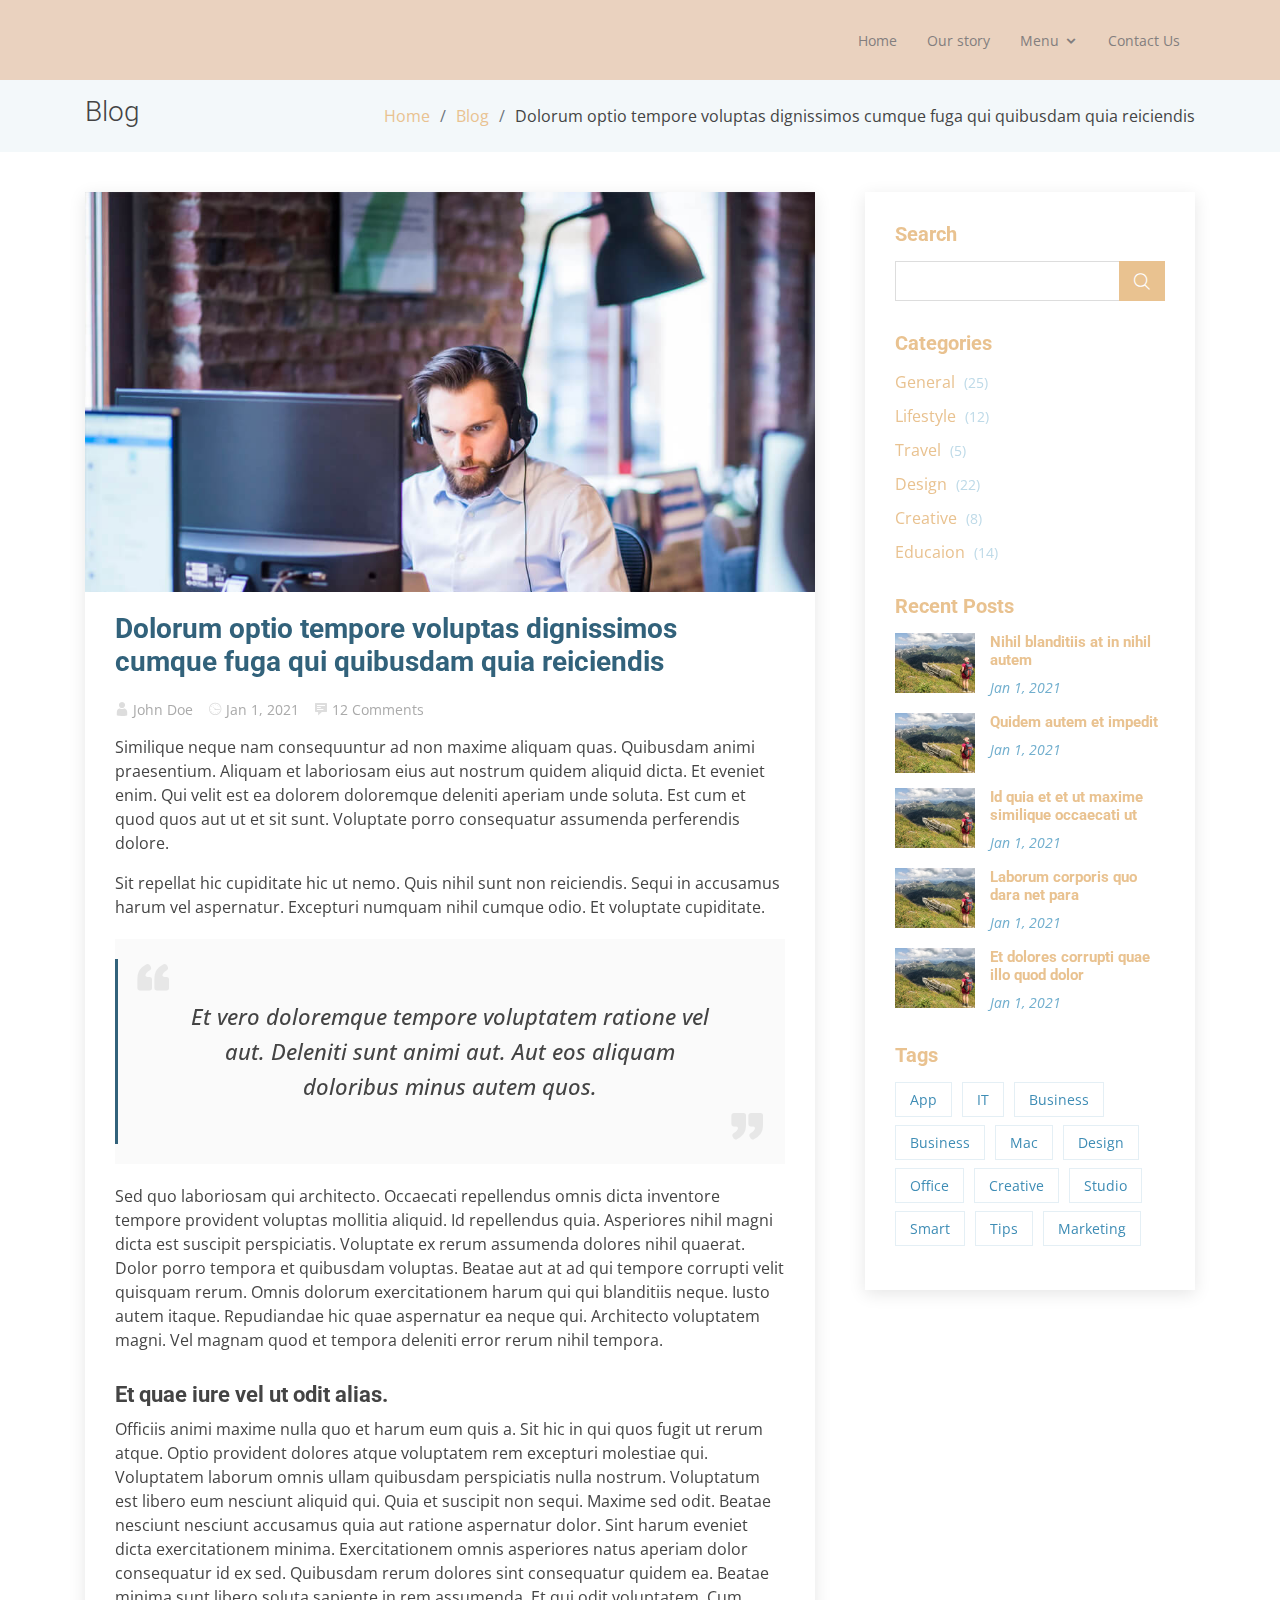
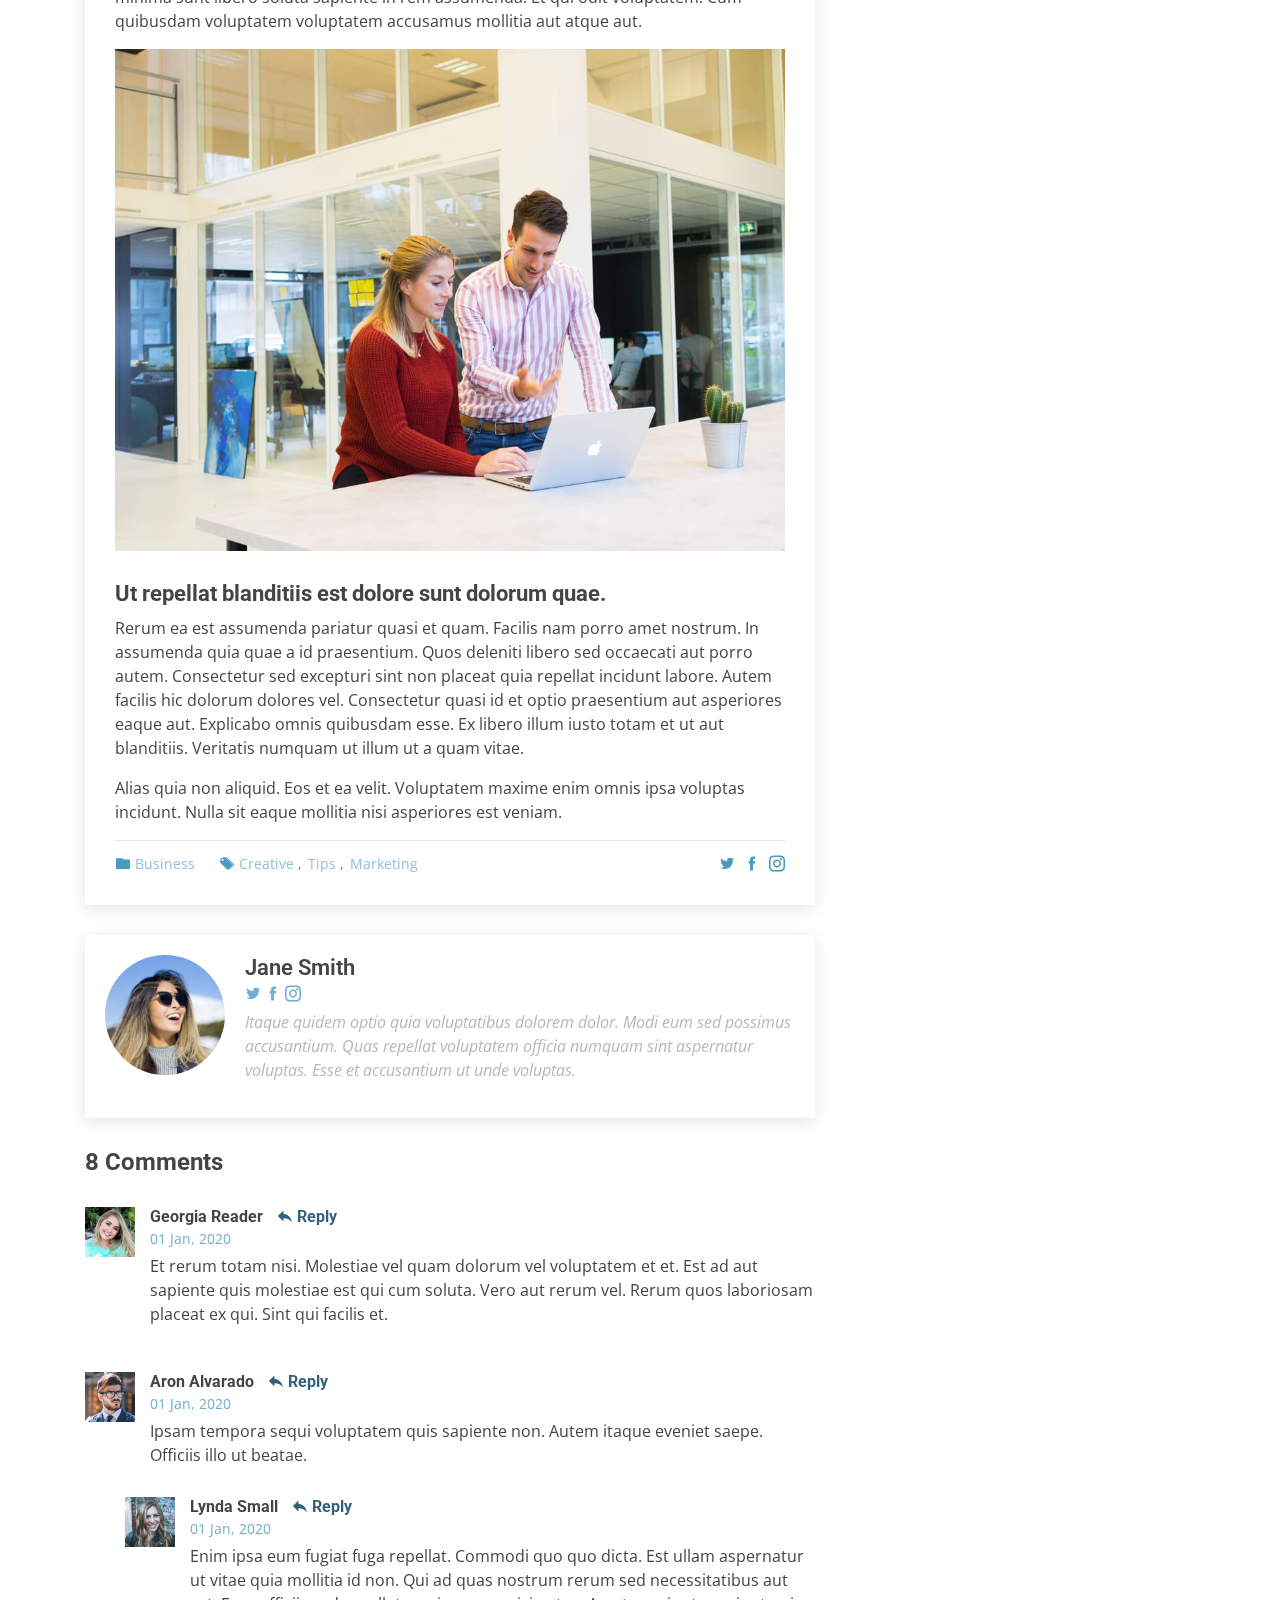
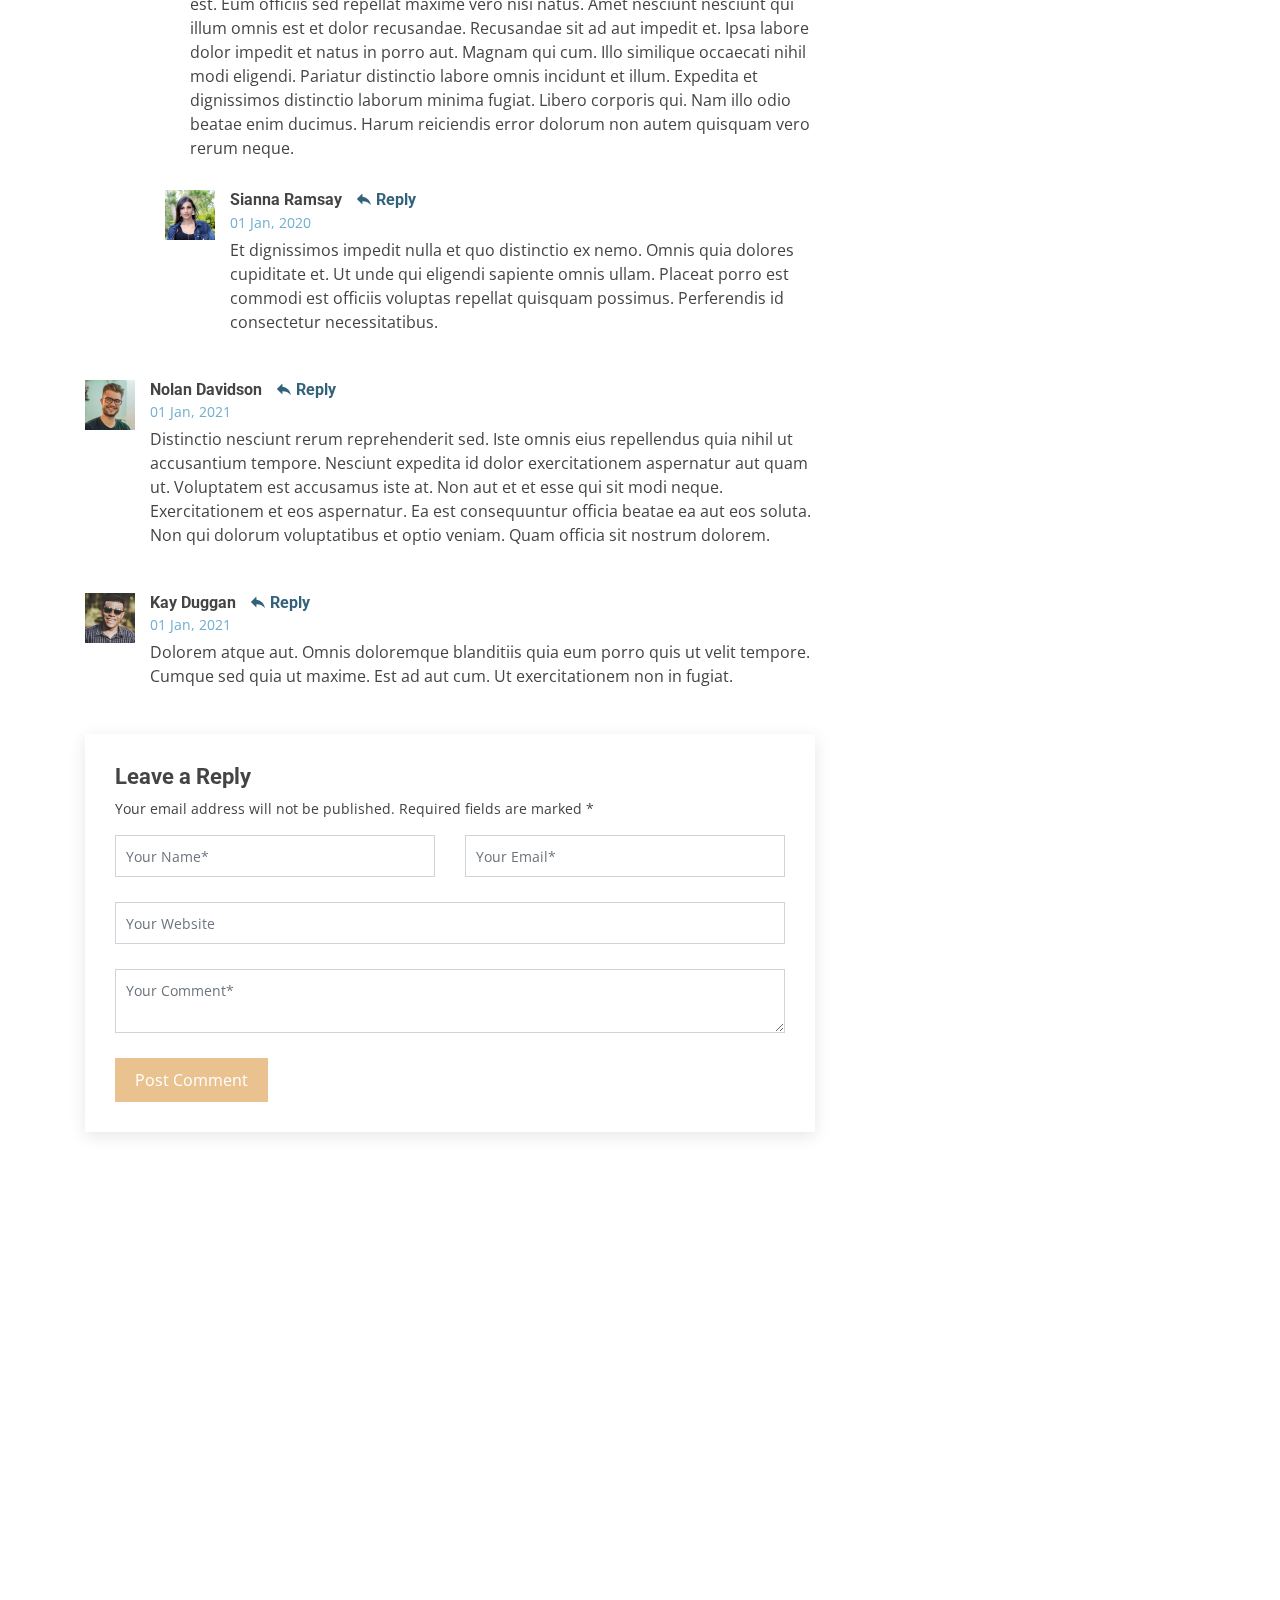
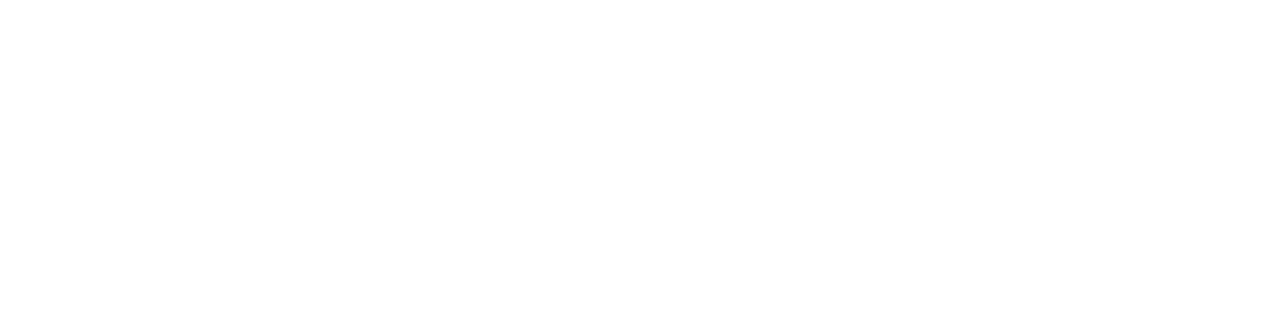
<file: blog-single.html>
<!DOCTYPE html>
<html lang="en">

<head>
  <meta charset="utf-8">
  <meta content="width=device-width, initial-scale=1.0" name="viewport">

  <title>Hiking</title>
  <meta content="" name="description">
  <meta content="" name="keywords">

  <!-- Favicons -->
  <link href="assets/img/favicon.png" rel="icon">
  <link href="assets/img/apple-touch-icon.png" rel="apple-touch-icon">

  <!-- Google Fonts -->
  <link href="https://fonts.googleapis.com/css?family=Open+Sans:300,300i,400,400i,600,600i,700,700i|Roboto:300,300i,400,400i,500,500i,700,700i&display=swap" rel="stylesheet">

  <!-- Vendor CSS Files -->
  <link href="assets/vendor/bootstrap/css/bootstrap.min.css" rel="stylesheet">
  <link href="assets/vendor/animate.css/animate.min.css" rel="stylesheet">
  <link href="assets/vendor/icofont/icofont.min.css" rel="stylesheet">
  <link href="assets/vendor/boxicons/css/boxicons.min.css" rel="stylesheet">
  <link href="assets/vendor/venobox/venobox.css" rel="stylesheet">
  <link href="assets/vendor/owl.carousel/assets/owl.carousel.min.css" rel="stylesheet">
  <link href="assets/vendor/aos/aos.css" rel="stylesheet">

  <!-- Template Main CSS File -->
  <link href="assets/css/style.css" rel="stylesheet">


</head>

<body>

  <!-- ======= Header ======= -->
  <header id="header" class="fixed-top ">
    <div class="container">

      <div class="logo float-left">
        <h1 class="text-light"><a href="index.html"><span></span></a></h1>
        <!-- Uncomment below if you prefer to use an image logo -->
        <!-- <a href="index.html"><img src="assets/img/logo.png" alt="" class="img-fluid"></a>-->
      </div>

      <nav class="nav-menu float-right d-none d-lg-block">
        <ul>
          <li><a href="index.html">Home</a></li>
          <li><a href="about.html">Our story</a></li>
          <!--   <li><a href="services.html">Services</a></li>
          <li><a href="portfolio.html">Portfolio</a></li>
          <li><a href="team.html">Team</a></li>
          <li><a href="blog.html">Blog</a></li>-->
          <li class="drop-down"><a href="">Menu</a>
            <ul>
              <li><a href="#">Drop Down 1</a></li>
              <li class="drop-down"><a href="#">Drop Down 2</a>
                <ul>
                  <li><a href="#">Deep Drop Down 1</a></li>
                  <li><a href="#">Deep Drop Down 2</a></li>
                  <li><a href="#">Deep Drop Down 3</a></li>
                  <li><a href="#">Deep Drop Down 4</a></li>
                  <li><a href="#">Deep Drop Down 5</a></li>
                </ul>
              </li>
              <li><a href="#">Drop Down 3</a></li>
              <li><a href="#">Drop Down 4</a></li>
              <li><a href="#">Drop Down 5</a></li>
            </ul>
          </li>
          <li><a href="contact.html">Contact Us</a></li>
        </ul>
      </nav><!-- .nav-menu -->

    </div>
  </header><!-- End Header -->

  <main id="main">

    <!-- ======= Blog Section ======= -->
    <section class="breadcrumbs">
      <div class="container">

        <div class="d-flex justify-content-between align-items-center">
          <h2>Blog</h2>

          <ol>
            <li><a href="index.html">Home</a></li>
            <li><a href="blog.html">Blog</a></li>
            <li>Dolorum optio tempore voluptas dignissimos cumque fuga qui quibusdam quia reiciendis</li>
          </ol>
        </div>

      </div>
    </section><!-- End Blog Section -->

    <!-- ======= Blog Section ======= -->
    <section class="blog" data-aos="fade-up" data-aos-easing="ease-in-out" data-aos-duration="500">
      <div class="container">

        <div class="row">

          <div class="col-lg-8 entries">

            <article class="entry entry-single">
              <div class="entry-img">
                <img src="assets/img/blog-post-1.jpg" alt="" class="img-fluid">
              </div>

              <h2 class="entry-title">
                <a href="blog-single.html">Dolorum optio tempore voluptas dignissimos cumque fuga qui quibusdam quia reiciendis</a>
              </h2>

              <div class="entry-meta">
                <ul>
                  <li class="d-flex align-items-center"><i class="icofont-user"></i> <a href="blog-single.html">John Doe</a></li>
                  <li class="d-flex align-items-center"><i class="icofont-wall-clock"></i> <a href="blog-single.html"><time datetime="2020-01-01">Jan 1, 2021</time></a></li>
                  <li class="d-flex align-items-center"><i class="icofont-comment"></i> <a href="blog-single.html">12 Comments</a></li>
                </ul>
              </div>

              <div class="entry-content">
                <p>
                  Similique neque nam consequuntur ad non maxime aliquam quas. Quibusdam animi praesentium. Aliquam et
                  laboriosam eius aut nostrum quidem aliquid dicta.
                  Et eveniet enim. Qui velit est ea dolorem doloremque deleniti aperiam unde soluta. Est cum et quod quos
                  aut ut et sit sunt. Voluptate porro consequatur assumenda perferendis dolore.
                </p>

                <p>
                  Sit repellat hic cupiditate hic ut nemo. Quis nihil sunt non reiciendis. Sequi in accusamus harum vel
                  aspernatur. Excepturi numquam nihil cumque odio. Et voluptate cupiditate.
                </p>

                <blockquote>
                  <i class="icofont-quote-left quote-left"></i>
                  <p>
                    Et vero doloremque tempore voluptatem ratione vel aut. Deleniti sunt animi aut. Aut eos aliquam
                    doloribus minus autem quos.
                  </p>
                  <i class="las la-quote-right quote-right"></i>
                  <i class="icofont-quote-right quote-right"></i>
                </blockquote>

                <p>
                  Sed quo laboriosam qui architecto. Occaecati repellendus omnis dicta inventore tempore provident
                  voluptas mollitia aliquid. Id repellendus quia. Asperiores nihil magni dicta est suscipit perspiciatis.
                  Voluptate ex rerum assumenda dolores nihil quaerat.
                  Dolor porro tempora et quibusdam voluptas. Beatae aut at ad qui tempore corrupti velit quisquam rerum.
                  Omnis dolorum exercitationem harum qui qui blanditiis neque.
                  Iusto autem itaque. Repudiandae hic quae aspernatur ea neque qui. Architecto voluptatem magni. Vel
                  magnam quod et tempora deleniti error rerum nihil tempora.
                </p>

                <h3>Et quae iure vel ut odit alias.</h3>
                <p>
                  Officiis animi maxime nulla quo et harum eum quis a. Sit hic in qui quos fugit ut rerum atque. Optio
                  provident dolores atque voluptatem rem excepturi molestiae qui. Voluptatem laborum omnis ullam quibusdam
                  perspiciatis nulla nostrum. Voluptatum est libero eum nesciunt aliquid qui.
                  Quia et suscipit non sequi. Maxime sed odit. Beatae nesciunt nesciunt accusamus quia aut ratione
                  aspernatur dolor. Sint harum eveniet dicta exercitationem minima. Exercitationem omnis asperiores natus
                  aperiam dolor consequatur id ex sed. Quibusdam rerum dolores sint consequatur quidem ea.
                  Beatae minima sunt libero soluta sapiente in rem assumenda. Et qui odit voluptatem. Cum quibusdam
                  voluptatem voluptatem accusamus mollitia aut atque aut.
                </p>
                <img src="assets/img/blog-post-4.jpg" class="img-fluid" alt="">

                <h3>Ut repellat blanditiis est dolore sunt dolorum quae.</h3>
                <p>
                  Rerum ea est assumenda pariatur quasi et quam. Facilis nam porro amet nostrum. In assumenda quia quae a
                  id praesentium. Quos deleniti libero sed occaecati aut porro autem. Consectetur sed excepturi sint non
                  placeat quia repellat incidunt labore. Autem facilis hic dolorum dolores vel.
                  Consectetur quasi id et optio praesentium aut asperiores eaque aut. Explicabo omnis quibusdam esse. Ex
                  libero illum iusto totam et ut aut blanditiis. Veritatis numquam ut illum ut a quam vitae.
                </p>
                <p>
                  Alias quia non aliquid. Eos et ea velit. Voluptatem maxime enim omnis ipsa voluptas incidunt. Nulla sit
                  eaque mollitia nisi asperiores est veniam.
                </p>

              </div>

              <div class="entry-footer clearfix">
                <div class="float-left">
                  <i class="icofont-folder"></i>
                  <ul class="cats">
                    <li><a href="#">Business</a></li>
                  </ul>

                  <i class="icofont-tags"></i>
                  <ul class="tags">
                    <li><a href="#">Creative</a></li>
                    <li><a href="#">Tips</a></li>
                    <li><a href="#">Marketing</a></li>
                  </ul>
                </div>

                <div class="float-right share">
                  <a href="" title="Share on Twitter"><i class="icofont-twitter"></i></a>
                  <a href="" title="Share on Facebook"><i class="icofont-facebook"></i></a>
                  <a href="" title="Share on Instagram"><i class="icofont-instagram"></i></a>
                </div>

              </div>

            </article><!-- End blog entry -->

            <div class="blog-author clearfix">
              <img src="assets/img/blog-author.jpg" class="rounded-circle float-left" alt="">
              <h4>Jane Smith</h4>
              <div class="social-links">
                <a href="https://twitters.com/#"><i class="icofont-twitter"></i></a>
                <a href="https://facebook.com/#"><i class="icofont-facebook"></i></a>
                <a href="https://instagram.com/#"><i class="icofont-instagram"></i></a>
              </div>
              <p>
                Itaque quidem optio quia voluptatibus dolorem dolor. Modi eum sed possimus accusantium. Quas repellat
                voluptatem officia numquam sint aspernatur voluptas. Esse et accusantium ut unde voluptas.
              </p>
            </div><!-- End blog author bio -->

            <div class="blog-comments">

              <h4 class="comments-count">8 Comments</h4>

              <div id="comment-1" class="comment clearfix">
                <img src="assets/img/comments-1.jpg" class="comment-img  float-left" alt="">
                <h5><a href="">Georgia Reader</a> <a href="#" class="reply"><i class="icofont-reply"></i> Reply</a></h5>
                <time datetime="2020-01-01">01 Jan, 2020</time>
                <p>
                  Et rerum totam nisi. Molestiae vel quam dolorum vel voluptatem et et. Est ad aut sapiente quis molestiae
                  est qui cum soluta.
                  Vero aut rerum vel. Rerum quos laboriosam placeat ex qui. Sint qui facilis et.
                </p>
              </div><!-- End comment #1 -->

              <div id="comment-2" class="comment clearfix">
                <img src="assets/img/comments-2.jpg" class="comment-img  float-left" alt="">
                <h5><a href="">Aron Alvarado</a> <a href="#" class="reply"><i class="icofont-reply"></i> Reply</a></h5>
                <time datetime="2020-01-01">01 Jan, 2020</time>
                <p>
                  Ipsam tempora sequi voluptatem quis sapiente non. Autem itaque eveniet saepe. Officiis illo ut beatae.
                </p>

                <div id="comment-reply-1" class="comment comment-reply clearfix">
                  <img src="assets/img/comments-3.jpg" class="comment-img  float-left" alt="">
                  <h5><a href="">Lynda Small</a> <a href="#" class="reply"><i class="icofont-reply"></i> Reply</a></h5>
                  <time datetime="2020-01-01">01 Jan, 2020</time>
                  <p>
                    Enim ipsa eum fugiat fuga repellat. Commodi quo quo dicta. Est ullam aspernatur ut vitae quia mollitia
                    id non. Qui ad quas nostrum rerum sed necessitatibus aut est. Eum officiis sed repellat maxime vero
                    nisi natus. Amet nesciunt nesciunt qui illum omnis est et dolor recusandae.
                    Recusandae sit ad aut impedit et. Ipsa labore dolor impedit et natus in porro aut. Magnam qui cum.
                    Illo similique occaecati nihil modi eligendi. Pariatur distinctio labore omnis incidunt et illum.
                    Expedita et dignissimos distinctio laborum minima fugiat.
                    Libero corporis qui. Nam illo odio beatae enim ducimus. Harum reiciendis error dolorum non autem
                    quisquam vero rerum neque.
                  </p>

                  <div id="comment-reply-2" class="comment comment-reply clearfix">
                    <img src="assets/img/comments-4.jpg" class="comment-img  float-left" alt="">
                    <h5><a href="">Sianna Ramsay</a> <a href="#" class="reply"><i class="icofont-reply"></i> Reply</a>
                    </h5>
                    <time datetime="2020-01-01">01 Jan, 2020</time>
                    <p>
                      Et dignissimos impedit nulla et quo distinctio ex nemo. Omnis quia dolores cupiditate et. Ut unde
                      qui eligendi sapiente omnis ullam. Placeat porro est commodi est officiis voluptas repellat quisquam
                      possimus. Perferendis id consectetur necessitatibus.
                    </p>
                  </div><!-- End comment reply #2-->

                </div><!-- End comment reply #1-->

              </div><!-- End comment #2-->

              <div id="comment-3" class="comment clearfix">
                <img src="assets/img/comments-5.jpg" class="comment-img  float-left" alt="">
                <h5><a href="">Nolan Davidson</a> <a href="#" class="reply"><i class="icofont-reply"></i> Reply</a></h5>
                <time datetime="2020-01-01">01 Jan, 2021</time>
                <p>
                  Distinctio nesciunt rerum reprehenderit sed. Iste omnis eius repellendus quia nihil ut accusantium
                  tempore. Nesciunt expedita id dolor exercitationem aspernatur aut quam ut. Voluptatem est accusamus iste
                  at.
                  Non aut et et esse qui sit modi neque. Exercitationem et eos aspernatur. Ea est consequuntur officia
                  beatae ea aut eos soluta. Non qui dolorum voluptatibus et optio veniam. Quam officia sit nostrum
                  dolorem.
                </p>
              </div><!-- End comment #3 -->

              <div id="comment-4" class="comment clearfix">
                <img src="assets/img/comments-6.jpg" class="comment-img  float-left" alt="">
                <h5><a href="">Kay Duggan</a> <a href="#" class="reply"><i class="icofont-reply"></i> Reply</a></h5>
                <time datetime="2020-01-01">01 Jan, 2021</time>
                <p>
                  Dolorem atque aut. Omnis doloremque blanditiis quia eum porro quis ut velit tempore. Cumque sed quia ut
                  maxime. Est ad aut cum. Ut exercitationem non in fugiat.
                </p>

              </div><!-- End comment #4 -->

              <div class="reply-form">
                <h4>Leave a Reply</h4>
                <p>Your email address will not be published. Required fields are marked * </p>
                <form action="">
                  <div class="row">
                    <div class="col-md-6 form-group">
                      <input name="name" type="text" class="form-control" placeholder="Your Name*">
                    </div>
                    <div class="col-md-6 form-group">
                      <input name="email" type="text" class="form-control" placeholder="Your Email*">
                    </div>
                  </div>
                  <div class="row">
                    <div class="col form-group">
                      <input name="website" type="text" class="form-control" placeholder="Your Website">
                    </div>
                  </div>
                  <div class="row">
                    <div class="col form-group">
                      <textarea name="comment" class="form-control" placeholder="Your Comment*"></textarea>
                    </div>
                  </div>
                  <button type="submit" class="btn btn-primary">Post Comment</button>
                </form>
              </div>

            </div><!-- End blog comments -->

          </div><!-- End blog entries list -->

          <div class="col-lg-4">

            <div class="sidebar">

              <h3 class="sidebar-title">Search</h3>
              <div class="sidebar-item search-form">
                <form action="">
                  <input type="text">
                  <button type="submit"><i class="icofont-search"></i></button>
                </form>
              </div><!-- End sidebar search formn-->

              <h3 class="sidebar-title">Categories</h3>
              <div class="sidebar-item categories">
                <ul>
                  <li><a href="#">General <span>(25)</span></a></li>
                  <li><a href="#">Lifestyle <span>(12)</span></a></li>
                  <li><a href="#">Travel <span>(5)</span></a></li>
                  <li><a href="#">Design <span>(22)</span></a></li>
                  <li><a href="#">Creative <span>(8)</span></a></li>
                  <li><a href="#">Educaion <span>(14)</span></a></li>
                </ul>

              </div><!-- End sidebar categories-->

              <h3 class="sidebar-title">Recent Posts</h3>
              <div class="sidebar-item recent-posts">
                <div class="post-item clearfix">
                  <img src="assets/img/recent-posts-1.jpg" alt="">
                  <h4><a href="blog-single.html">Nihil blanditiis at in nihil autem</a></h4>
                  <time datetime="2020-01-01">Jan 1, 2021</time>
                </div>

                <div class="post-item clearfix">
                  <img src="assets/img/recent-posts-2.jpg" alt="">
                  <h4><a href="blog-single.html">Quidem autem et impedit</a></h4>
                  <time datetime="2020-01-01">Jan 1, 2021</time>
                </div>

                <div class="post-item clearfix">
                  <img src="assets/img/recent-posts-3.jpg" alt="">
                  <h4><a href="blog-single.html">Id quia et et ut maxime similique occaecati ut</a></h4>
                  <time datetime="2020-01-01">Jan 1, 2021</time>
                </div>

                <div class="post-item clearfix">
                  <img src="assets/img/recent-posts-4.jpg" alt="">
                  <h4><a href="blog-single.html">Laborum corporis quo dara net para</a></h4>
                  <time datetime="2020-01-01">Jan 1, 2021</time>
                </div>

                <div class="post-item clearfix">
                  <img src="assets/img/recent-posts-5.jpg" alt="">
                  <h4><a href="blog-single.html">Et dolores corrupti quae illo quod dolor</a></h4>
                  <time datetime="2020-01-01">Jan 1, 2021</time>
                </div>
              </div><!-- End sidebar recent posts-->

              <h3 class="sidebar-title">Tags</h3>
              <div class="sidebar-item tags">
                <ul>
                  <li><a href="#">App</a></li>
                  <li><a href="#">IT</a></li>
                  <li><a href="#">Business</a></li>
                  <li><a href="#">Business</a></li>
                  <li><a href="#">Mac</a></li>
                  <li><a href="#">Design</a></li>
                  <li><a href="#">Office</a></li>
                  <li><a href="#">Creative</a></li>
                  <li><a href="#">Studio</a></li>
                  <li><a href="#">Smart</a></li>
                  <li><a href="#">Tips</a></li>
                  <li><a href="#">Marketing</a></li>
                </ul>

              </div><!-- End sidebar tags-->

            </div><!-- End sidebar -->

          </div><!-- End blog sidebar -->

        </div><!-- End row -->

      </div><!-- End container -->

    </section><!-- End Blog Section -->

  </main><!-- End #main -->

  <!-- ======= Footer ======= -->
  <footer id="footer" data-aos="fade-up" data-aos-easing="ease-in-out" data-aos-duration="500">

    <div class="footer-newsletter">
      <div class="container">
        <div class="row">
          <div class="col-lg-6">
            <h4>Our Newsletter</h4>
            <p>Tamen quem nulla quae legam multos aute sint culpa legam noster magna</p>
          </div>
          <div class="col-lg-6">
            <form action="" method="post">
              <input type="email" name="email"><input type="submit" value="Subscribe">
            </form>
          </div>
        </div>
      </div>
    </div>

    <div class="footer-top">
      <div class="container">
        <div class="row">

          <div class="col-lg-3 col-md-6 footer-links">
            <h4>Useful Links</h4>
            <ul>
              <li><i class="bx bx-chevron-right"></i> <a href="#">Home</a></li>
              <li><i class="bx bx-chevron-right"></i> <a href="#">About us</a></li>
              <li><i class="bx bx-chevron-right"></i> <a href="#">Services</a></li>
              <li><i class="bx bx-chevron-right"></i> <a href="#">Terms of service</a></li>
              <li><i class="bx bx-chevron-right"></i> <a href="#">Privacy policy</a></li>
            </ul>
          </div>

          <div class="col-lg-3 col-md-6 footer-links">
            <h4>Our Services</h4>
            <ul>
              <li><i class="bx bx-chevron-right"></i> <a href="#">Web Design</a></li>
              <li><i class="bx bx-chevron-right"></i> <a href="#">Web Development</a></li>
              <li><i class="bx bx-chevron-right"></i> <a href="#">Product Management</a></li>
              <li><i class="bx bx-chevron-right"></i> <a href="#">Marketing</a></li>
              <li><i class="bx bx-chevron-right"></i> <a href="#">Graphic Design</a></li>
            </ul>
          </div>

          <div class="col-lg-3 col-md-6 footer-contact">
            <h4>Contact Us</h4>
            <p>
             Criblet 09 <br>
              CH-1700<br>
              Switzerland <br><br>
              <strong>Phone:</strong> +41 00 000 00<br>
              <strong>Email:</strong> info@example.com<br>
            </p>

          </div>

          <div class="col-lg-3 col-md-6 footer-info">
            <h3>About Us</h3>
            <p>Cras fermentum odio eu feugiat lide par naso tierra. Justo eget nada terra videa magna derita valies darta donna mare fermentum iaculis eu non diam phasellus.</p>
            <div class="social-links mt-3">
              <a href="#" class="twitter"><i class="bx bxl-twitter"></i></a>
              <a href="#" class="facebook"><i class="bx bxl-facebook"></i></a>
              <a href="#" class="instagram"><i class="bx bxl-instagram"></i></a>
              <a href="#" class="linkedin"><i class="bx bxl-linkedin"></i></a>
            </div>
          </div>

        </div>
      </div>
    </div>

    <div class="container">
      <div class="copyright">
        &copy; Copyright <strong><span>2021</span></strong>. All Rights Reserved
      </div>
      <div class="credits">
        <!-- All the links in the footer should remain intact. -->
        <!-- You can delete the links only if you purchased the pro version. -->
        <!-- Licensing information: https://bootstrapmade.com/license/ -->
        <!-- Purchase the pro version with working PHP/AJAX contact form: https://bootstrapmade.com/free-bootstrap-template-corporate-moderna/ -->
        Designed by Love
      </div>
    </div>
  </footer><!-- End Footer -->

  <a href="#" class="back-to-top"><i class="icofont-simple-up"></i></a>

  <!-- Vendor JS Files -->
  <script src="assets/vendor/jquery/jquery.min.js"></script>
  <script src="assets/vendor/bootstrap/js/bootstrap.bundle.min.js"></script>
  <script src="assets/vendor/jquery.easing/jquery.easing.min.js"></script>
  <script src="assets/vendor/php-email-form/validate.js"></script>
  <script src="assets/vendor/venobox/venobox.min.js"></script>
  <script src="assets/vendor/waypoints/jquery.waypoints.min.js"></script>
  <script src="assets/vendor/counterup/counterup.min.js"></script>
  <script src="assets/vendor/owl.carousel/owl.carousel.min.js"></script>
  <script src="assets/vendor/isotope-layout/isotope.pkgd.min.js"></script>
  <script src="assets/vendor/aos/aos.js"></script>

  <!-- Template Main JS File -->
  <script src="assets/js/main.js"></script>

</body>

</html>
</file>
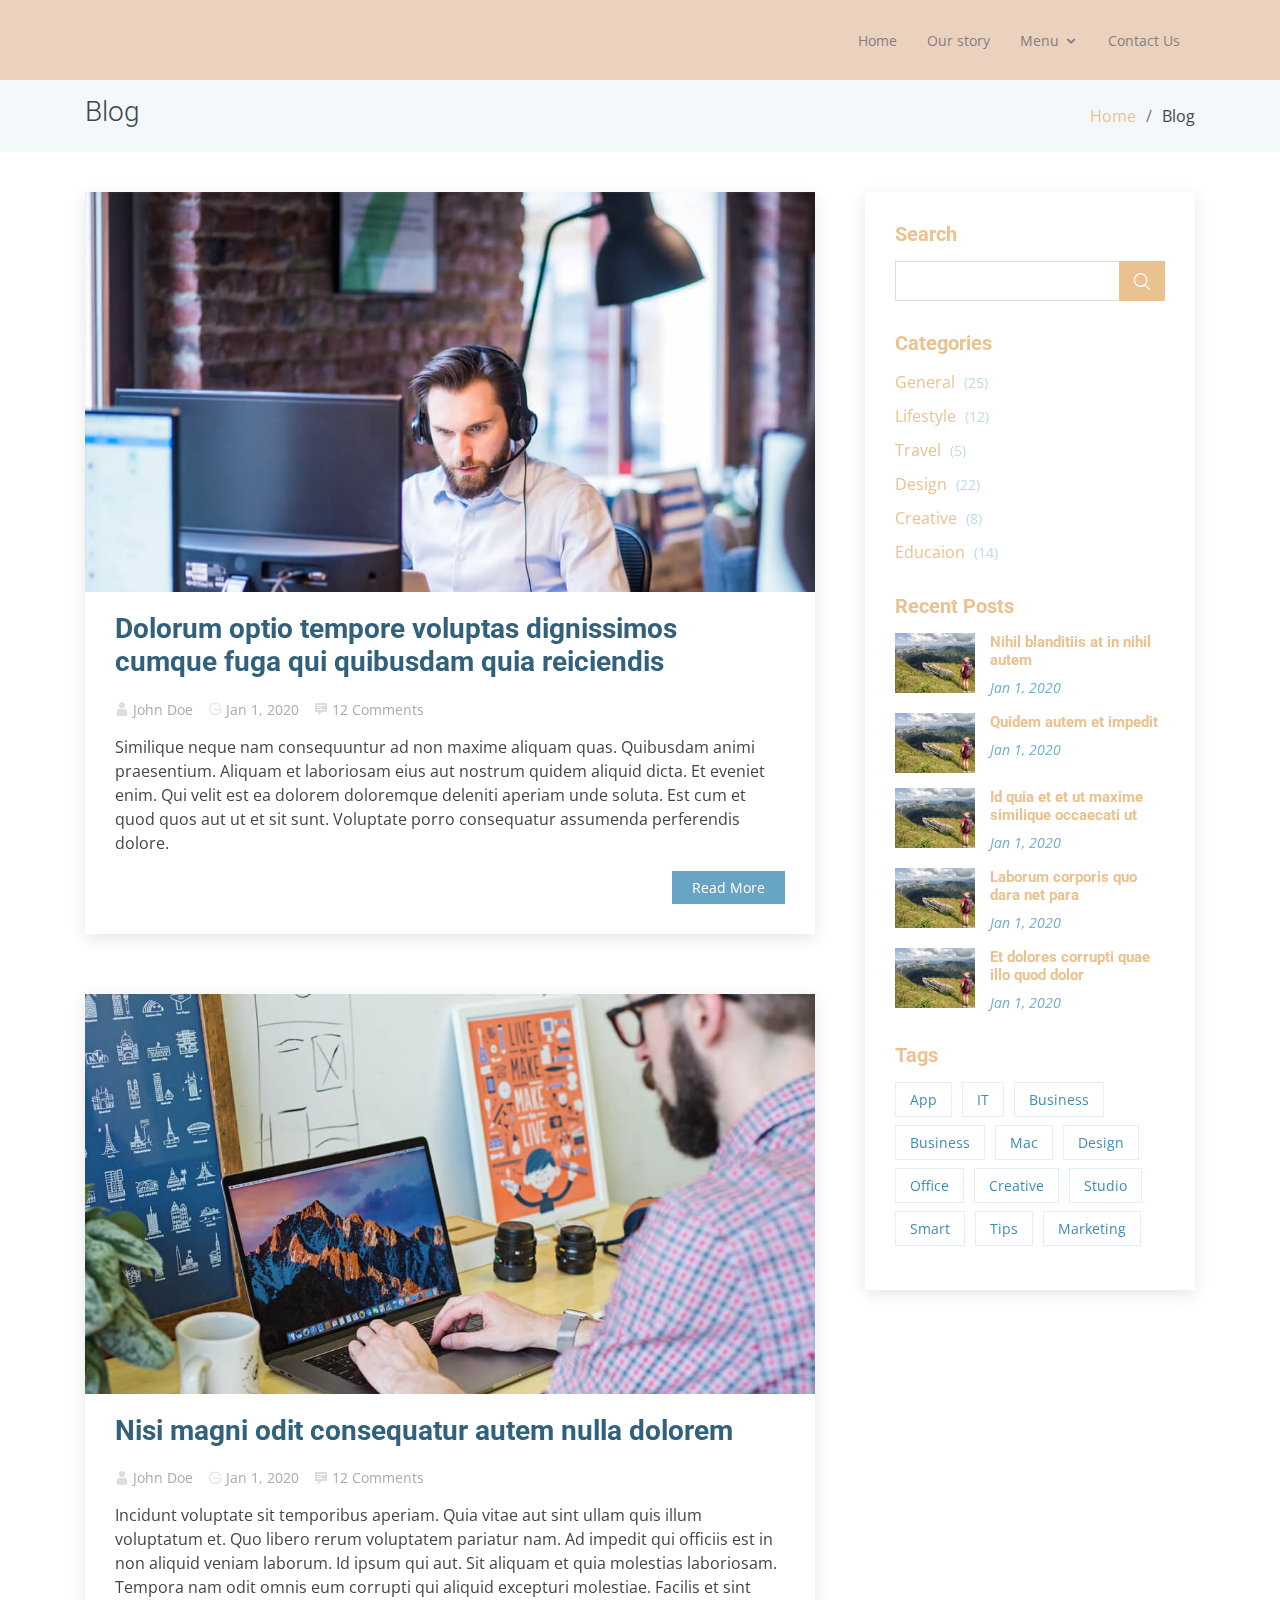
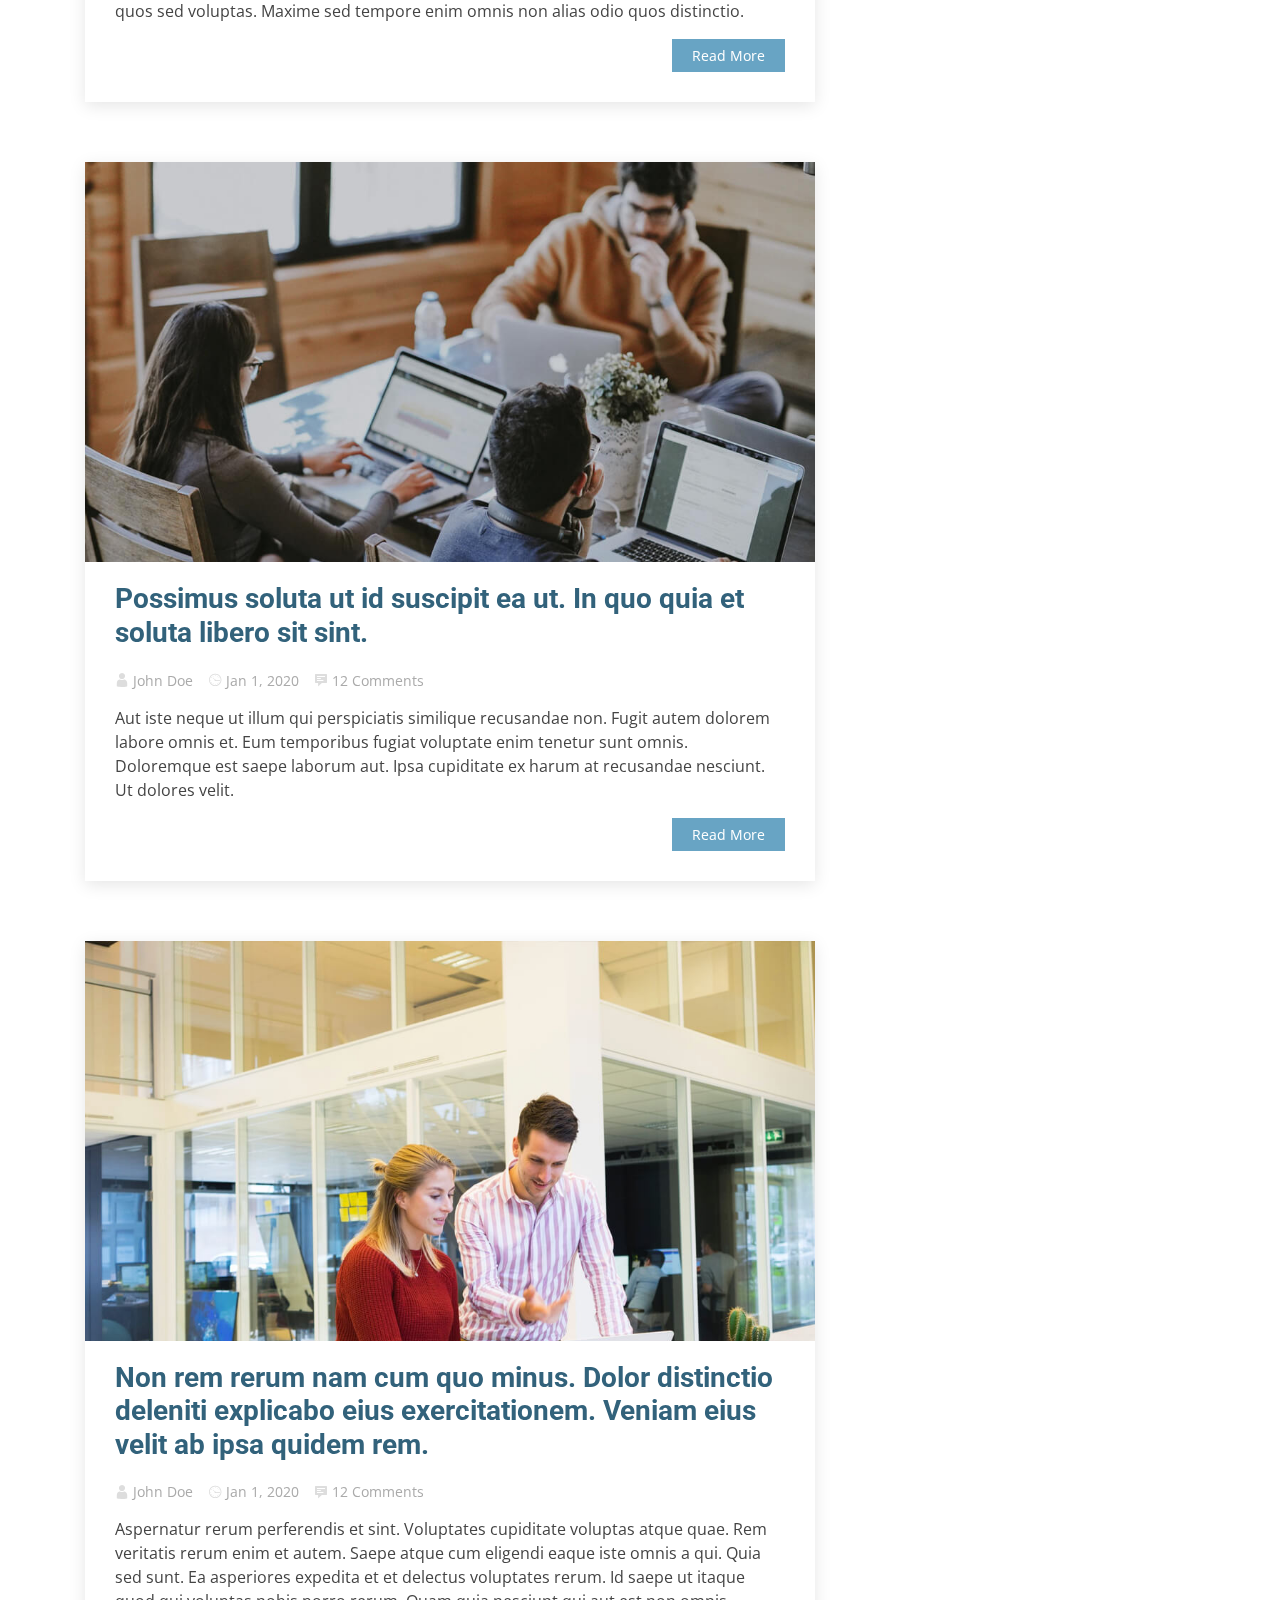
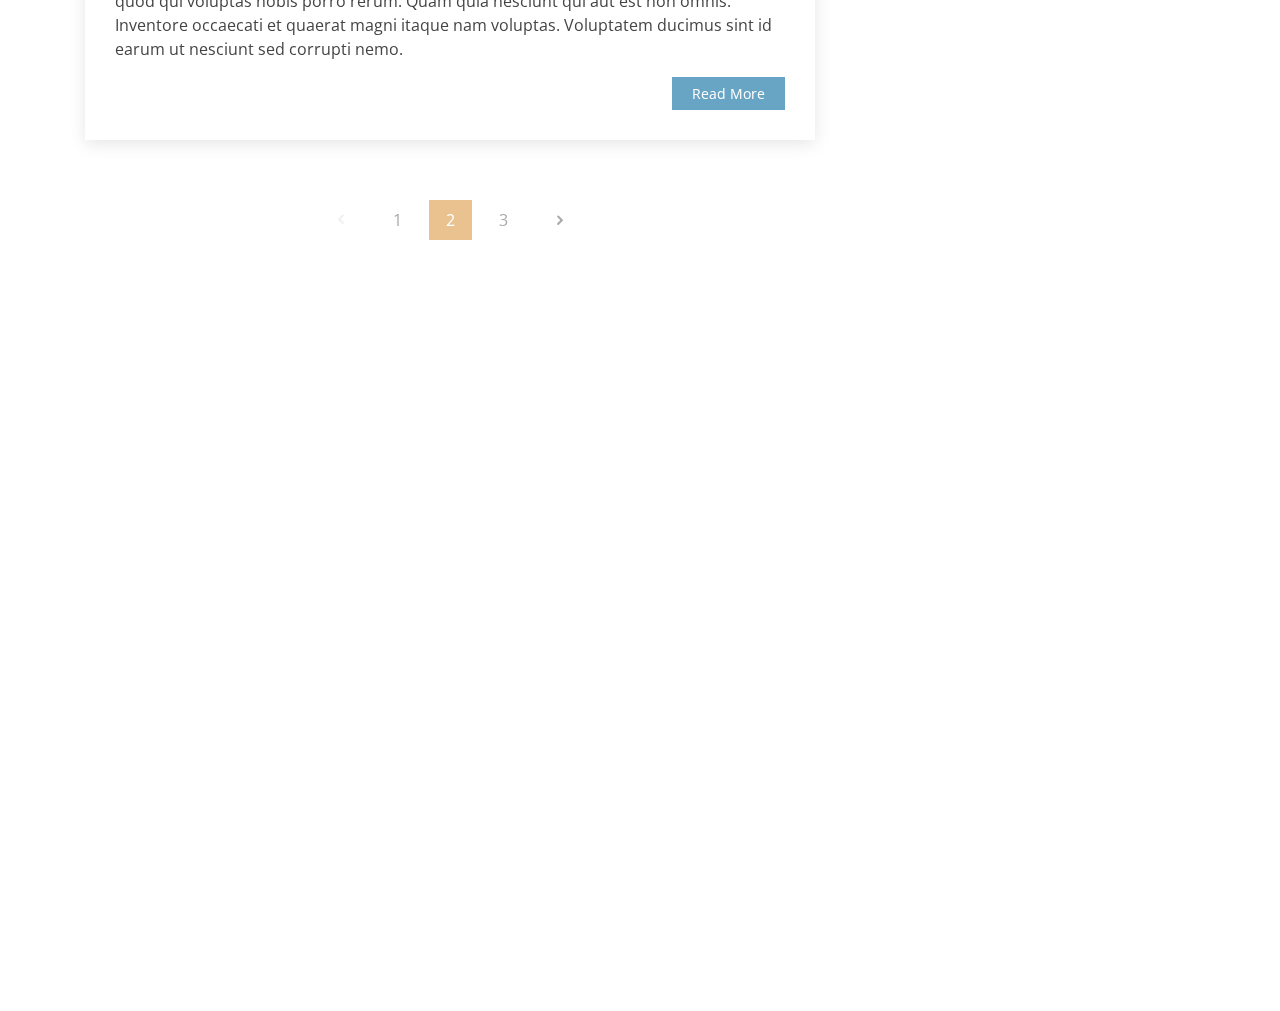
<file: blog.html>
<!DOCTYPE html>
<html lang="en">

<head>
  <meta charset="utf-8">
  <meta content="width=device-width, initial-scale=1.0" name="viewport">

  <title>Blog </title>
  <meta content="" name="description">
  <meta content="" name="keywords">

  <!-- Favicons -->
  <link href="assets/img/favicon.png" rel="icon">
  <link href="assets/img/apple-touch-icon.png" rel="apple-touch-icon">

  <!-- Google Fonts -->
  <link href="https://fonts.googleapis.com/css?family=Open+Sans:300,300i,400,400i,600,600i,700,700i|Roboto:300,300i,400,400i,500,500i,700,700i&display=swap" rel="stylesheet">

  <!-- Vendor CSS Files -->
  <link href="assets/vendor/bootstrap/css/bootstrap.min.css" rel="stylesheet">
  <link href="assets/vendor/animate.css/animate.min.css" rel="stylesheet">
  <link href="assets/vendor/icofont/icofont.min.css" rel="stylesheet">
  <link href="assets/vendor/boxicons/css/boxicons.min.css" rel="stylesheet">
  <link href="assets/vendor/venobox/venobox.css" rel="stylesheet">
  <link href="assets/vendor/owl.carousel/assets/owl.carousel.min.css" rel="stylesheet">
  <link href="assets/vendor/aos/aos.css" rel="stylesheet">

  <!-- Template Main CSS File -->
  <link href="assets/css/style.css" rel="stylesheet">


</head>

<body>

  <!-- ======= Header ======= -->
  <header id="header" class="fixed-top ">
    <div class="container">

      <div class="logo float-left">
        <h1 class="text-light"><a href="index.html"><span></span></a></h1>
        <!-- Uncomment below if you prefer to use an image logo -->
        <!-- <a href="index.html"><img src="assets/img/logo.png" alt="" class="img-fluid"></a>-->
      </div>

      <nav class="nav-menu float-right d-none d-lg-block">
        <ul>
          <li><a href="index.html">Home</a></li>
          <li><a href="about.html">Our story</a></li>
          <!--   <li><a href="services.html">Services</a></li>
          <li><a href="portfolio.html">Portfolio</a></li>
          <li><a href="team.html">Team</a></li>
          <li><a href="blog.html">Blog</a></li>-->
          <li class="drop-down"><a href="">Menu</a>
            <ul>
              <li><a href="#">Drop Down 1</a></li>
              <li class="drop-down"><a href="#">Drop Down 2</a>
                <ul>
                  <li><a href="#">Deep Drop Down 1</a></li>
                  <li><a href="#">Deep Drop Down 2</a></li>
                  <li><a href="#">Deep Drop Down 3</a></li>
                  <li><a href="#">Deep Drop Down 4</a></li>
                  <li><a href="#">Deep Drop Down 5</a></li>
                </ul>
              </li>
              <li><a href="#">Drop Down 3</a></li>
              <li><a href="#">Drop Down 4</a></li>
              <li><a href="#">Drop Down 5</a></li>
            </ul>
          </li>
          <li><a href="contact.html">Contact Us</a></li>
        </ul>
      </nav><!-- .nav-menu -->

    </div>
  </header><!-- End Header -->

  <main id="main">

    <!-- ======= Blog Section ======= -->
    <section class="breadcrumbs">
      <div class="container">

        <div class="d-flex justify-content-between align-items-center">
          <h2>Blog</h2>

          <ol>
            <li><a href="index.html">Home</a></li>
            <li>Blog</li>
          </ol>
        </div>

      </div>
    </section><!-- End Blog Section -->

    <!-- ======= Blog Section ======= -->
    <section class="blog" data-aos="fade-up" data-aos-easing="ease-in-out" data-aos-duration="500">
      <div class="container">

        <div class="row">

          <div class="col-lg-8 entries">

            <article class="entry">

              <div class="entry-img">
                <img src="assets/img/blog-post-1.jpg" alt="" class="img-fluid">
              </div>

              <h2 class="entry-title">
                <a href="blog-single.html">Dolorum optio tempore voluptas dignissimos cumque fuga qui quibusdam quia
                  reiciendis</a>
              </h2>

              <div class="entry-meta">
                <ul>
                  <li class="d-flex align-items-center"><i class="icofont-user"></i> <a href="blog-single.html">John
                      Doe</a></li>
                  <li class="d-flex align-items-center"><i class="icofont-wall-clock"></i> <a href="blog-single.html"><time datetime="2020-01-01">Jan 1, 2020</time></a></li>
                  <li class="d-flex align-items-center"><i class="icofont-comment"></i> <a href="blog-single.html">12
                      Comments</a></li>
                </ul>
              </div>

              <div class="entry-content">
                <p>
                  Similique neque nam consequuntur ad non maxime aliquam quas. Quibusdam animi praesentium. Aliquam et
                  laboriosam eius aut nostrum quidem aliquid dicta.
                  Et eveniet enim. Qui velit est ea dolorem doloremque deleniti aperiam unde soluta. Est cum et quod quos
                  aut ut et sit sunt. Voluptate porro consequatur assumenda perferendis dolore.
                </p>
                <div class="read-more">
                  <a href="blog-single.html">Read More</a>
                </div>
              </div>

            </article><!-- End blog entry -->

            <article class="entry">

              <div class="entry-img">
                <img src="assets/img/blog-post-2.jpg" alt="" class="img-fluid">
              </div>

              <h2 class="entry-title">
                <a href="blog-single.html">Nisi magni odit consequatur autem nulla dolorem</a>
              </h2>

              <div class="entry-meta">
                <ul>
                  <li class="d-flex align-items-center"><i class="icofont-user"></i> <a href="blog-single.html">John
                      Doe</a></li>
                  <li class="d-flex align-items-center"><i class="icofont-wall-clock"></i> <a href="blog-single.html"><time datetime="2020-01-01">Jan 1, 2020</time></a></li>
                  <li class="d-flex align-items-center"><i class="icofont-comment"></i> <a href="blog-single.html">12
                      Comments</a></li>
                </ul>
              </div>

              <div class="entry-content">
                <p>
                  Incidunt voluptate sit temporibus aperiam. Quia vitae aut sint ullam quis illum voluptatum et. Quo
                  libero rerum voluptatem pariatur nam.
                  Ad impedit qui officiis est in non aliquid veniam laborum. Id ipsum qui aut. Sit aliquam et quia
                  molestias laboriosam. Tempora nam odit omnis eum corrupti qui aliquid excepturi molestiae. Facilis et
                  sint quos sed voluptas. Maxime sed tempore enim omnis non alias odio quos distinctio.
                </p>
                <div class="read-more">
                  <a href="blog-single.html">Read More</a>
                </div>
              </div>

            </article><!-- End blog entry -->

            <article class="entry">

              <div class="entry-img">
                <img src="assets/img/blog-post-3.jpg" alt="" class="img-fluid">
              </div>

              <h2 class="entry-title">
                <a href="blog-single.html">Possimus soluta ut id suscipit ea ut. In quo quia et soluta libero sit
                  sint.</a>
              </h2>

              <div class="entry-meta">
                <ul>
                  <li class="d-flex align-items-center"><i class="icofont-user"></i> <a href="blog-single.html">John
                      Doe</a></li>
                  <li class="d-flex align-items-center"><i class="icofont-wall-clock"></i> <a href="blog-single.html"><time datetime="2020-01-01">Jan 1, 2020</time></a></li>
                  <li class="d-flex align-items-center"><i class="icofont-comment"></i> <a href="blog-single.html">12
                      Comments</a></li>
                </ul>
              </div>

              <div class="entry-content">
                <p>
                  Aut iste neque ut illum qui perspiciatis similique recusandae non. Fugit autem dolorem labore omnis et.
                  Eum temporibus fugiat voluptate enim tenetur sunt omnis.
                  Doloremque est saepe laborum aut. Ipsa cupiditate ex harum at recusandae nesciunt. Ut dolores velit.
                </p>
                <div class="read-more">
                  <a href="blog-single.html">Read More</a>
                </div>
              </div>

            </article><!-- End blog entry -->

            <article class="entry">

              <div class="entry-img">
                <img src="assets/img/blog-post-4.jpg" alt="" class="img-fluid">
              </div>

              <h2 class="entry-title">
                <a href="blog-single.html">Non rem rerum nam cum quo minus. Dolor distinctio deleniti explicabo eius
                  exercitationem. Veniam eius velit ab ipsa quidem rem.</a>
              </h2>

              <div class="entry-meta">
                <ul>
                  <li class="d-flex align-items-center"><i class="icofont-user"></i> <a href="blog-single.html">John
                      Doe</a></li>
                  <li class="d-flex align-items-center"><i class="icofont-wall-clock"></i> <a href="blog-single.html"><time datetime="2020-01-01">Jan 1, 2020</time></a></li>
                  <li class="d-flex align-items-center"><i class="icofont-comment"></i> <a href="blog-single.html">12
                      Comments</a></li>
                </ul>
              </div>

              <div class="entry-content">
                <p>
                  Aspernatur rerum perferendis et sint. Voluptates cupiditate voluptas atque quae. Rem veritatis rerum
                  enim et autem. Saepe atque cum eligendi eaque iste omnis a qui.
                  Quia sed sunt. Ea asperiores expedita et et delectus voluptates rerum. Id saepe ut itaque quod qui
                  voluptas nobis porro rerum. Quam quia nesciunt qui aut est non omnis. Inventore occaecati et quaerat
                  magni itaque nam voluptas. Voluptatem ducimus sint id earum ut nesciunt sed corrupti nemo.
                </p>
                <div class="read-more">
                  <a href="blog-single.html">Read More</a>
                </div>
              </div>

            </article><!-- End blog entry -->

            <div class="blog-pagination">
              <ul class="justify-content-center">
                <li class="disabled"><i class="icofont-rounded-left"></i></li>
                <li><a href="#">1</a></li>
                <li class="active"><a href="#">2</a></li>
                <li><a href="#">3</a></li>
                <li><a href="#"><i class="icofont-rounded-right"></i></a></li>
              </ul>
            </div>

          </div><!-- End blog entries list -->

          <div class="col-lg-4">
            <div class="sidebar">

              <h3 class="sidebar-title">Search</h3>
              <div class="sidebar-item search-form">
                <form action="">
                  <input type="text">
                  <button type="submit"><i class="icofont-search"></i></button>
                </form>
              </div><!-- End sidebar search formn-->

              <h3 class="sidebar-title">Categories</h3>
              <div class="sidebar-item categories">
                <ul>
                  <li><a href="#">General <span>(25)</span></a></li>
                  <li><a href="#">Lifestyle <span>(12)</span></a></li>
                  <li><a href="#">Travel <span>(5)</span></a></li>
                  <li><a href="#">Design <span>(22)</span></a></li>
                  <li><a href="#">Creative <span>(8)</span></a></li>
                  <li><a href="#">Educaion <span>(14)</span></a></li>
                </ul>

              </div><!-- End sidebar categories-->

              <h3 class="sidebar-title">Recent Posts</h3>
              <div class="sidebar-item recent-posts">
                <div class="post-item clearfix">
                  <img src="assets/img/recent-posts-1.jpg" alt="">
                  <h4><a href="blog-single.html">Nihil blanditiis at in nihil autem</a></h4>
                  <time datetime="2020-01-01">Jan 1, 2020</time>
                </div>

                <div class="post-item clearfix">
                  <img src="assets/img/recent-posts-2.jpg" alt="">
                  <h4><a href="blog-single.html">Quidem autem et impedit</a></h4>
                  <time datetime="2020-01-01">Jan 1, 2020</time>
                </div>

                <div class="post-item clearfix">
                  <img src="assets/img/recent-posts-3.jpg" alt="">
                  <h4><a href="blog-single.html">Id quia et et ut maxime similique occaecati ut</a></h4>
                  <time datetime="2020-01-01">Jan 1, 2020</time>
                </div>

                <div class="post-item clearfix">
                  <img src="assets/img/recent-posts-4.jpg" alt="">
                  <h4><a href="blog-single.html">Laborum corporis quo dara net para</a></h4>
                  <time datetime="2020-01-01">Jan 1, 2020</time>
                </div>

                <div class="post-item clearfix">
                  <img src="assets/img/recent-posts-5.jpg" alt="">
                  <h4><a href="blog-single.html">Et dolores corrupti quae illo quod dolor</a></h4>
                  <time datetime="2020-01-01">Jan 1, 2020</time>
                </div>
              </div><!-- End sidebar recent posts-->

              <h3 class="sidebar-title">Tags</h3>
              <div class="sidebar-item tags">
                <ul>
                  <li><a href="#">App</a></li>
                  <li><a href="#">IT</a></li>
                  <li><a href="#">Business</a></li>
                  <li><a href="#">Business</a></li>
                  <li><a href="#">Mac</a></li>
                  <li><a href="#">Design</a></li>
                  <li><a href="#">Office</a></li>
                  <li><a href="#">Creative</a></li>
                  <li><a href="#">Studio</a></li>
                  <li><a href="#">Smart</a></li>
                  <li><a href="#">Tips</a></li>
                  <li><a href="#">Marketing</a></li>
                </ul>

              </div><!-- End sidebar tags-->

            </div><!-- End sidebar -->

          </div><!-- End blog sidebar -->

        </div><!-- End .row -->

      </div><!-- End .container -->

    </section><!-- End Blog Section -->

  </main><!-- End #main -->

  <!-- ======= Footer ======= -->
  <footer id="footer" data-aos="fade-up" data-aos-easing="ease-in-out" data-aos-duration="500">

    <div class="footer-newsletter">
      <div class="container">
        <div class="row">
          <div class="col-lg-6">
            <h4>Our Newsletter</h4>
            <p>Tamen quem nulla quae legam multos aute sint culpa legam noster magna</p>
          </div>
          <div class="col-lg-6">
            <form action="" method="post">
              <input type="email" name="email"><input type="submit" value="Subscribe">
            </form>
          </div>
        </div>
      </div>
    </div>

    <div class="footer-top">
      <div class="container">
        <div class="row">

          <div class="col-lg-3 col-md-6 footer-links">
            <h4>Useful Links</h4>
            <ul>
              <li><i class="bx bx-chevron-right"></i> <a href="#">Home</a></li>
              <li><i class="bx bx-chevron-right"></i> <a href="#">About us</a></li>
              <li><i class="bx bx-chevron-right"></i> <a href="#">Services</a></li>
              <li><i class="bx bx-chevron-right"></i> <a href="#">Terms of service</a></li>
              <li><i class="bx bx-chevron-right"></i> <a href="#">Privacy policy</a></li>
            </ul>
          </div>

          <div class="col-lg-3 col-md-6 footer-links">
            <h4>Our Services</h4>
            <ul>
              <li><i class="bx bx-chevron-right"></i> <a href="#">Web Design</a></li>
              <li><i class="bx bx-chevron-right"></i> <a href="#">Web Development</a></li>
              <li><i class="bx bx-chevron-right"></i> <a href="#">Product Management</a></li>
              <li><i class="bx bx-chevron-right"></i> <a href="#">Marketing</a></li>
              <li><i class="bx bx-chevron-right"></i> <a href="#">Graphic Design</a></li>
            </ul>
          </div>

          <div class="col-lg-3 col-md-6 footer-contact">
            <h4>Contact Us</h4>
            <p>
              criblet 09 <br>
              CH- 1700<br>
              Switzerland <br><br>
              <strong>Phone:</strong> +41 00 000 00<br>
              <strong>Email:</strong> info@example.com<br>
            </p>

          </div>

          <div class="col-lg-3 col-md-6 footer-info">
            <h3>About Us</h3>
            <p>Cras fermentum odio eu feugiat lide par naso tierra. Justo eget nada terra videa magna derita valies darta donna mare fermentum iaculis eu non diam phasellus.</p>
            <div class="social-links mt-3">
              <a href="#" class="twitter"><i class="bx bxl-twitter"></i></a>
              <a href="#" class="facebook"><i class="bx bxl-facebook"></i></a>
              <a href="#" class="instagram"><i class="bx bxl-instagram"></i></a>
              <a href="#" class="linkedin"><i class="bx bxl-linkedin"></i></a>
            </div>
          </div>

        </div>
      </div>
    </div>

    <div class="container">
      <div class="copyright">
        &copy; Copyright <strong><span>2021</span></strong>. All Rights Reserved
      </div>
      <div class="credits">
        <!-- All the links in the footer should remain intact. -->
        <!-- You can delete the links only if you purchased the pro version. -->
        <!-- Licensing information: https://bootstrapmade.com/license/ -->
        <!-- Purchase the pro version with working PHP/AJAX contact form: https://bootstrapmade.com/free-bootstrap-template-corporate-moderna/ -->
        Designed by Love
      </div>
    </div>
  </footer><!-- End Footer -->

  <a href="#" class="back-to-top"><i class="icofont-simple-up"></i></a>

  <!-- Vendor JS Files -->
  <script src="assets/vendor/jquery/jquery.min.js"></script>
  <script src="assets/vendor/bootstrap/js/bootstrap.bundle.min.js"></script>
  <script src="assets/vendor/jquery.easing/jquery.easing.min.js"></script>
  <script src="assets/vendor/php-email-form/validate.js"></script>
  <script src="assets/vendor/venobox/venobox.min.js"></script>
  <script src="assets/vendor/waypoints/jquery.waypoints.min.js"></script>
  <script src="assets/vendor/counterup/counterup.min.js"></script>
  <script src="assets/vendor/owl.carousel/owl.carousel.min.js"></script>
  <script src="assets/vendor/isotope-layout/isotope.pkgd.min.js"></script>
  <script src="assets/vendor/aos/aos.js"></script>

  <!-- Template Main JS File -->
  <script src="assets/js/main.js"></script>

</body>

</html>
</file>
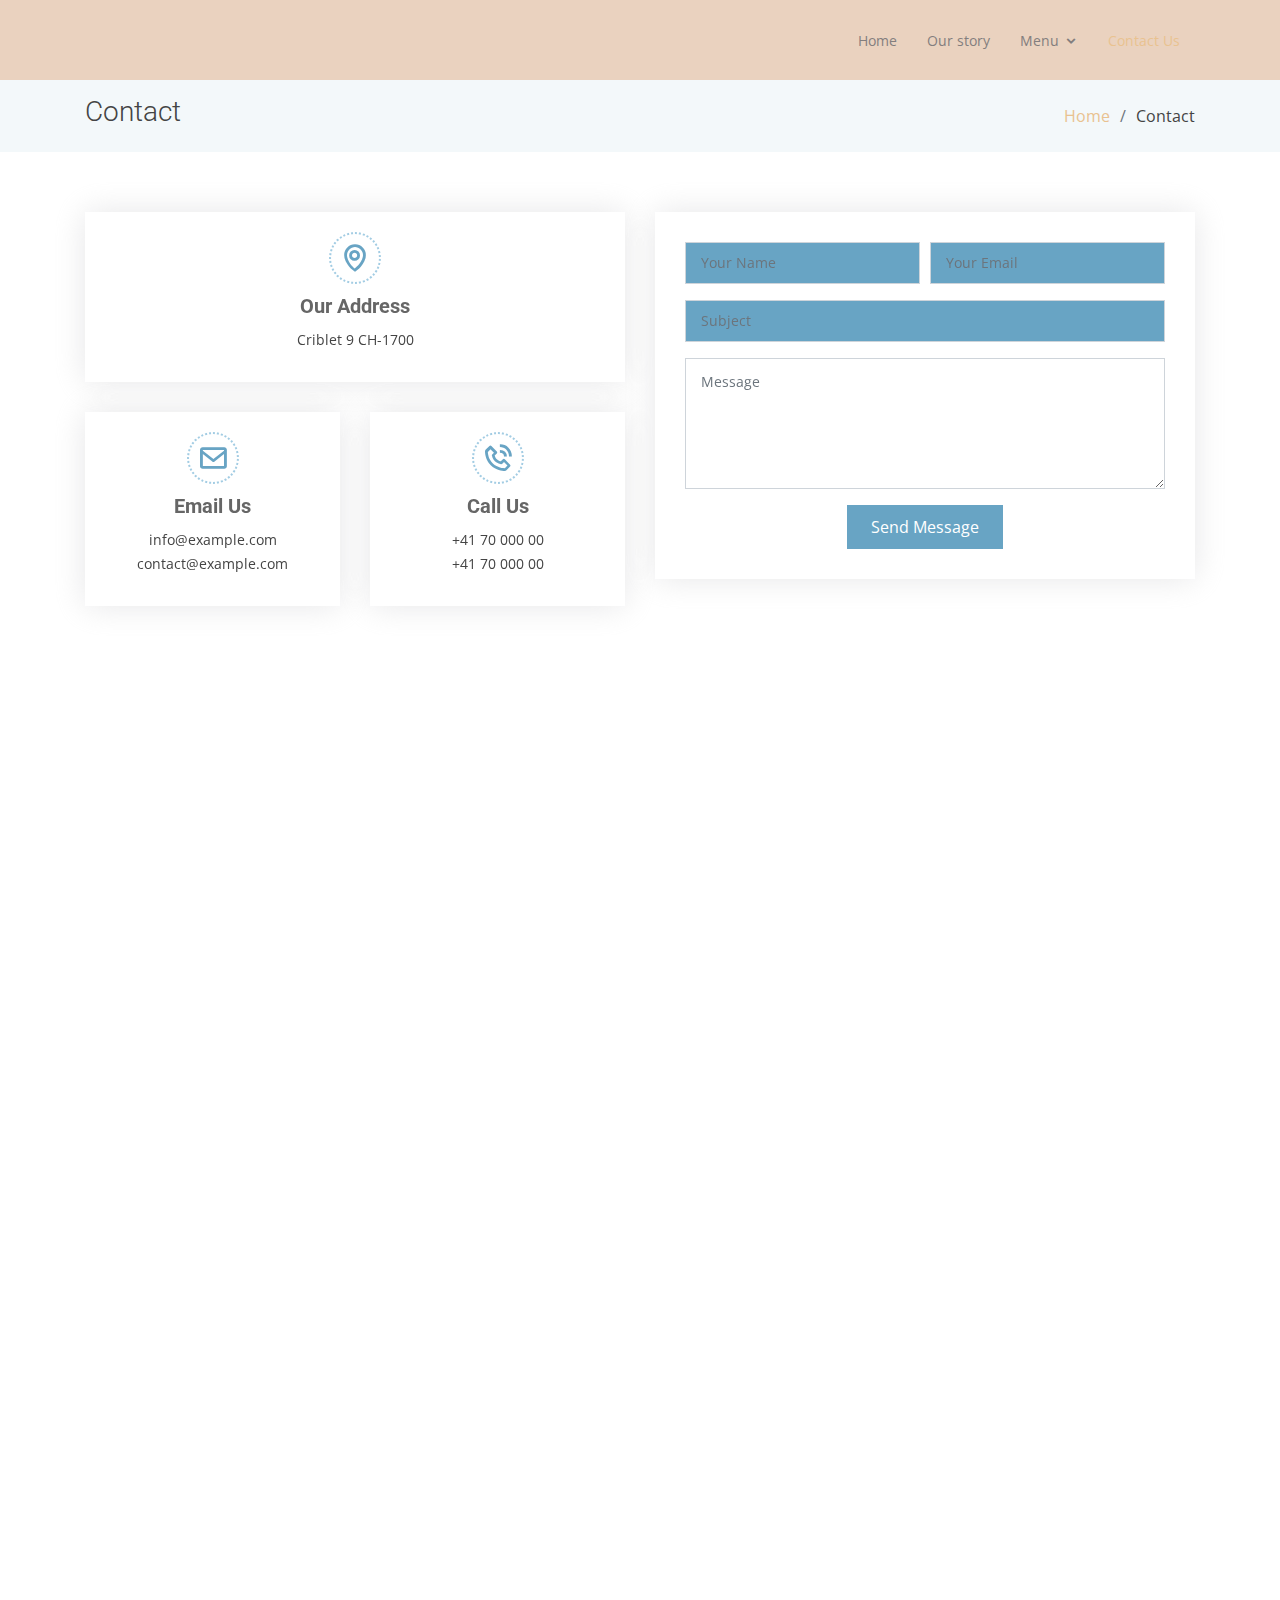
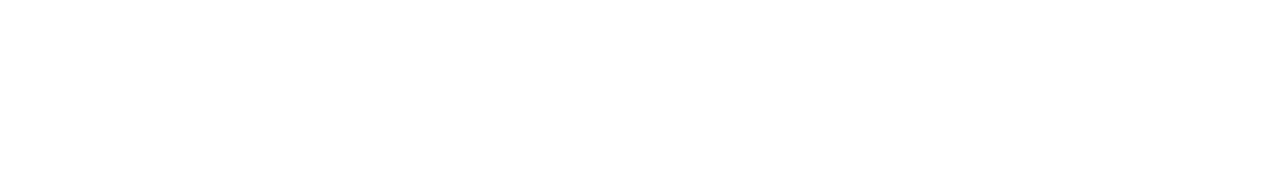
<file: contact.html>
<!DOCTYPE html>
<html lang="en">

<head>
  <meta charset="utf-8">
  <meta content="width=device-width, initial-scale=1.0" name="viewport">

  <title>Contact </title>
  <meta content="" name="description">
  <meta content="" name="keywords">

  <!-- Favicons -->
  <link href="assets/img/favicon.png" rel="icon">
  <link href="assets/img/apple-touch-icon.png" rel="apple-touch-icon">

  <!-- Google Fonts -->
  <link href="https://fonts.googleapis.com/css?family=Open+Sans:300,300i,400,400i,600,600i,700,700i|Roboto:300,300i,400,400i,500,500i,700,700i&display=swap" rel="stylesheet">

  <!-- Vendor CSS Files -->
  <link href="assets/vendor/bootstrap/css/bootstrap.min.css" rel="stylesheet">
  <link href="assets/vendor/animate.css/animate.min.css" rel="stylesheet">
  <link href="assets/vendor/icofont/icofont.min.css" rel="stylesheet">
  <link href="assets/vendor/boxicons/css/boxicons.min.css" rel="stylesheet">
  <link href="assets/vendor/venobox/venobox.css" rel="stylesheet">
  <link href="assets/vendor/owl.carousel/assets/owl.carousel.min.css" rel="stylesheet">
  <link href="assets/vendor/aos/aos.css" rel="stylesheet">

  <!-- Template Main CSS File -->
  <link href="assets/css/style.css" rel="stylesheet">


</head>

<body>

  <!-- ======= Header ======= -->
  <header id="header" class="fixed-top ">
    <div class="container">

      <div class="logo float-left">
        <h1 class="text-light"><a href="index.html"><span></span></a></h1>
        <!-- Uncomment below if you prefer to use an image logo -->
        <!-- <a href="index.html"><img src="assets/img/logo.png" alt="" class="img-fluid"></a>-->
      </div>

      <nav class="nav-menu float-right d-none d-lg-block">
        <ul>
          <li><a href="index.html">Home</a></li>
          <li><a href="about.html">Our story</a></li>
          <!--   <li><a href="services.html">Services</a></li>
          <li><a href="portfolio.html">Portfolio</a></li>
          <li><a href="team.html">Team</a></li>
          <li><a href="blog.html">Blog</a></li>-->
          <li class="drop-down"><a href="">Menu</a>
            <ul>
              <li><a href="#">Drop Down 1</a></li>
              <li class="drop-down"><a href="#">Drop Down 2</a>
                <ul>
                  <li><a href="#">Deep Drop Down 1</a></li>
                  <li><a href="#">Deep Drop Down 2</a></li>
                  <li><a href="#">Deep Drop Down 3</a></li>
                  <li><a href="#">Deep Drop Down 4</a></li>
                  <li><a href="#">Deep Drop Down 5</a></li>
                </ul>
              </li>
              <li><a href="#">Drop Down 3</a></li>
              <li><a href="#">Drop Down 4</a></li>
              <li><a href="#">Drop Down 5</a></li>
            </ul>
          </li>
          <li class="active"><a href="contact.html">Contact Us</a></li>
        </ul>
      </nav><!-- .nav-menu -->

    </div>
  </header><!-- End Header -->

  <main id="main">

    <!-- ======= Contact Section ======= -->
    <section class="breadcrumbs">
      <div class="container">

        <div class="d-flex justify-content-between align-items-center">
          <h2>Contact</h2>
          <ol>
            <li><a href="index.html">Home</a></li>
            <li>Contact</li>
          </ol>
        </div>

      </div>
    </section><!-- End Contact Section -->

    <!-- ======= Contact Section ======= -->
    <section class="contact" data-aos="fade-up" data-aos-easing="ease-in-out" data-aos-duration="500">
      <div class="container">

        <div class="row">

          <div class="col-lg-6">

            <div class="row">
              <div class="col-md-12">
                <div class="info-box">
                  <i class="bx bx-map"></i>
                  <h3>Our Address</h3>
                  <p>Criblet 9 CH-1700</p>
                </div>
              </div>
              <div class="col-md-6">
                <div class="info-box">
                  <i class="bx bx-envelope"></i>
                  <h3>Email Us</h3>
                  <p>info@example.com<br>contact@example.com</p>
                </div>
              </div>
              <div class="col-md-6">
                <div class="info-box">
                  <i class="bx bx-phone-call"></i>
                  <h3>Call Us</h3>
                  <p>+41 70 000 00 <br>+41 70 000 00</p>
                </div>
              </div>
            </div>

          </div>

          <div class="col-lg-6">
            <form action="forms/contact.php" method="post" role="form" class="php-email-form">
              <div class="form-row">
                <div class="col-md-6 form-group">
                  <input type="text" name="name" class="form-control" id="name" placeholder="Your Name" data-rule="minlen:4" data-msg="Please enter at least 4 chars" />
                  <div class="validate"></div>
                </div>
                <div class="col-md-6 form-group">
                  <input type="email" class="form-control" name="email" id="email" placeholder="Your Email" data-rule="email" data-msg="Please enter a valid email" />
                  <div class="validate"></div>
                </div>
              </div>
              <div class="form-group">
                <input type="text" class="form-control" name="subject" id="subject" placeholder="Subject" data-rule="minlen:4" data-msg="Please enter at least 8 chars of subject" />
                <div class="validate"></div>
              </div>
              <div class="form-group">
                <textarea class="form-control" name="message" rows="5" data-rule="required" data-msg="Please write something for us" placeholder="Message"></textarea>
                <div class="validate"></div>
              </div>
              <div class="mb-3">
                <div class="loading">Loading</div>
                <div class="error-message"></div>
                <div class="sent-message">Your message has been sent. Thank you!</div>
              </div>
              <div class="text-center"><button type="submit">Send Message</button></div>
            </form>
          </div>

        </div>

      </div>
    </section><!-- End Contact Section -->

    <!-- ======= Map Section ======= -->
    <section class="map mt-2">
      <div class="container-fluid p-0">
        <iframe src="https://www.google.com/maps/embed?pb=!1m18!1m12!1m3!1d3024.2219901290355!2d-74.00369368400567!3d40.71312937933185!2m3!1f0!2f0!3f0!3m2!1i1024!2i768!4f13.1!3m3!1m2!1s0x89c25a23e28c1191%3A0x49f75d3281df052a!2s150%20Park%20Row%2C%20New%20York%2C%20NY%2010007%2C%20USA!5e0!3m2!1sen!2sbg!4v1579767901424!5m2!1sen!2sbg" frameborder="0" style="border:0;" allowfullscreen=""></iframe>
      </div>
    </section><!-- End Map Section -->

  </main><!-- End #main -->

  <!-- ======= Footer ======= -->
  <footer id="footer" data-aos="fade-up" data-aos-easing="ease-in-out" data-aos-duration="500">

    <div class="footer-newsletter">
      <div class="container">
        <div class="row">
          <div class="col-lg-6">
            <h4>Our Newsletter</h4>
            <p>Tamen quem nulla quae legam multos aute sint culpa legam noster magna</p>
          </div>
          <div class="col-lg-6">
            <form action="" method="post">
              <input type="email" name="email"><input type="submit" value="Subscribe">
            </form>
          </div>
        </div>
      </div>
    </div>

    <div class="footer-top">
      <div class="container">
        <div class="row">

          <div class="col-lg-3 col-md-6 footer-links">
            <h4>Useful Links</h4>
            <ul>
              <li><i class="bx bx-chevron-right"></i> <a href="#">Home</a></li>
              <li><i class="bx bx-chevron-right"></i> <a href="#">About us</a></li>
              <li><i class="bx bx-chevron-right"></i> <a href="#">Services</a></li>
              <li><i class="bx bx-chevron-right"></i> <a href="#">Terms of service</a></li>
              <li><i class="bx bx-chevron-right"></i> <a href="#">Privacy policy</a></li>
            </ul>
          </div>

          <div class="col-lg-3 col-md-6 footer-links">
            <h4>Our Services</h4>
            <ul>
              <li><i class="bx bx-chevron-right"></i> <a href="#">Web Design</a></li>
              <li><i class="bx bx-chevron-right"></i> <a href="#">Web Development</a></li>
              <li><i class="bx bx-chevron-right"></i> <a href="#">Product Management</a></li>
              <li><i class="bx bx-chevron-right"></i> <a href="#">Marketing</a></li>
              <li><i class="bx bx-chevron-right"></i> <a href="#">Graphic Design</a></li>
            </ul>
          </div>

          <div class="col-lg-3 col-md-6 footer-contact">
            <h4>Contact Us</h4>
            <p>
             Criblet 09 <br>
             CH-1700<br>
             Switzerland <br><br>
              <strong>Phone:</strong> +41 00 000 00<br>
              <strong>Email:</strong> info@example.com<br>
            </p>

          </div>

          <div class="col-lg-3 col-md-6 footer-info">
            <h3>About Us</h3>
            <p>Cras fermentum odio eu feugiat lide par naso tierra. Justo eget nada terra videa magna derita valies darta donna mare fermentum iaculis eu non diam phasellus.</p>
            <div class="social-links mt-3">
              <a href="#" class="twitter"><i class="bx bxl-twitter"></i></a>
              <a href="#" class="facebook"><i class="bx bxl-facebook"></i></a>
              <a href="#" class="instagram"><i class="bx bxl-instagram"></i></a>
              <a href="#" class="linkedin"><i class="bx bxl-linkedin"></i></a>
            </div>
          </div>

        </div>
      </div>
    </div>

    <div class="container">
      <div class="copyright">
        &copy; Copyright <strong><span>Test</span></strong>. All Rights Reserved
      </div>
      <div class="credits">
        <!-- All the links in the footer should remain intact. -->
        <!-- You can delete the links only if you purchased the pro version. -->
        <!-- Licensing information: https://bootstrapmade.com/license/ -->
        <!-- Purchase the pro version with working PHP/AJAX contact form: https://bootstrapmade.com/free-bootstrap-template-corporate-moderna/ -->
        Designed by Loves
      </div>
    </div>
  </footer><!-- End Footer -->

  <a href="#" class="back-to-top"><i class="icofont-simple-up"></i></a>

  <!-- Vendor JS Files -->
  <script src="assets/vendor/jquery/jquery.min.js"></script>
  <script src="assets/vendor/bootstrap/js/bootstrap.bundle.min.js"></script>
  <script src="assets/vendor/jquery.easing/jquery.easing.min.js"></script>
  <script src="assets/vendor/php-email-form/validate.js"></script>
  <script src="assets/vendor/venobox/venobox.min.js"></script>
  <script src="assets/vendor/waypoints/jquery.waypoints.min.js"></script>
  <script src="assets/vendor/counterup/counterup.min.js"></script>
  <script src="assets/vendor/owl.carousel/owl.carousel.min.js"></script>
  <script src="assets/vendor/isotope-layout/isotope.pkgd.min.js"></script>
  <script src="assets/vendor/aos/aos.js"></script>

  <!-- Template Main JS File -->
  <script src="assets/js/main.js"></script>

</body>

</html>
</file>
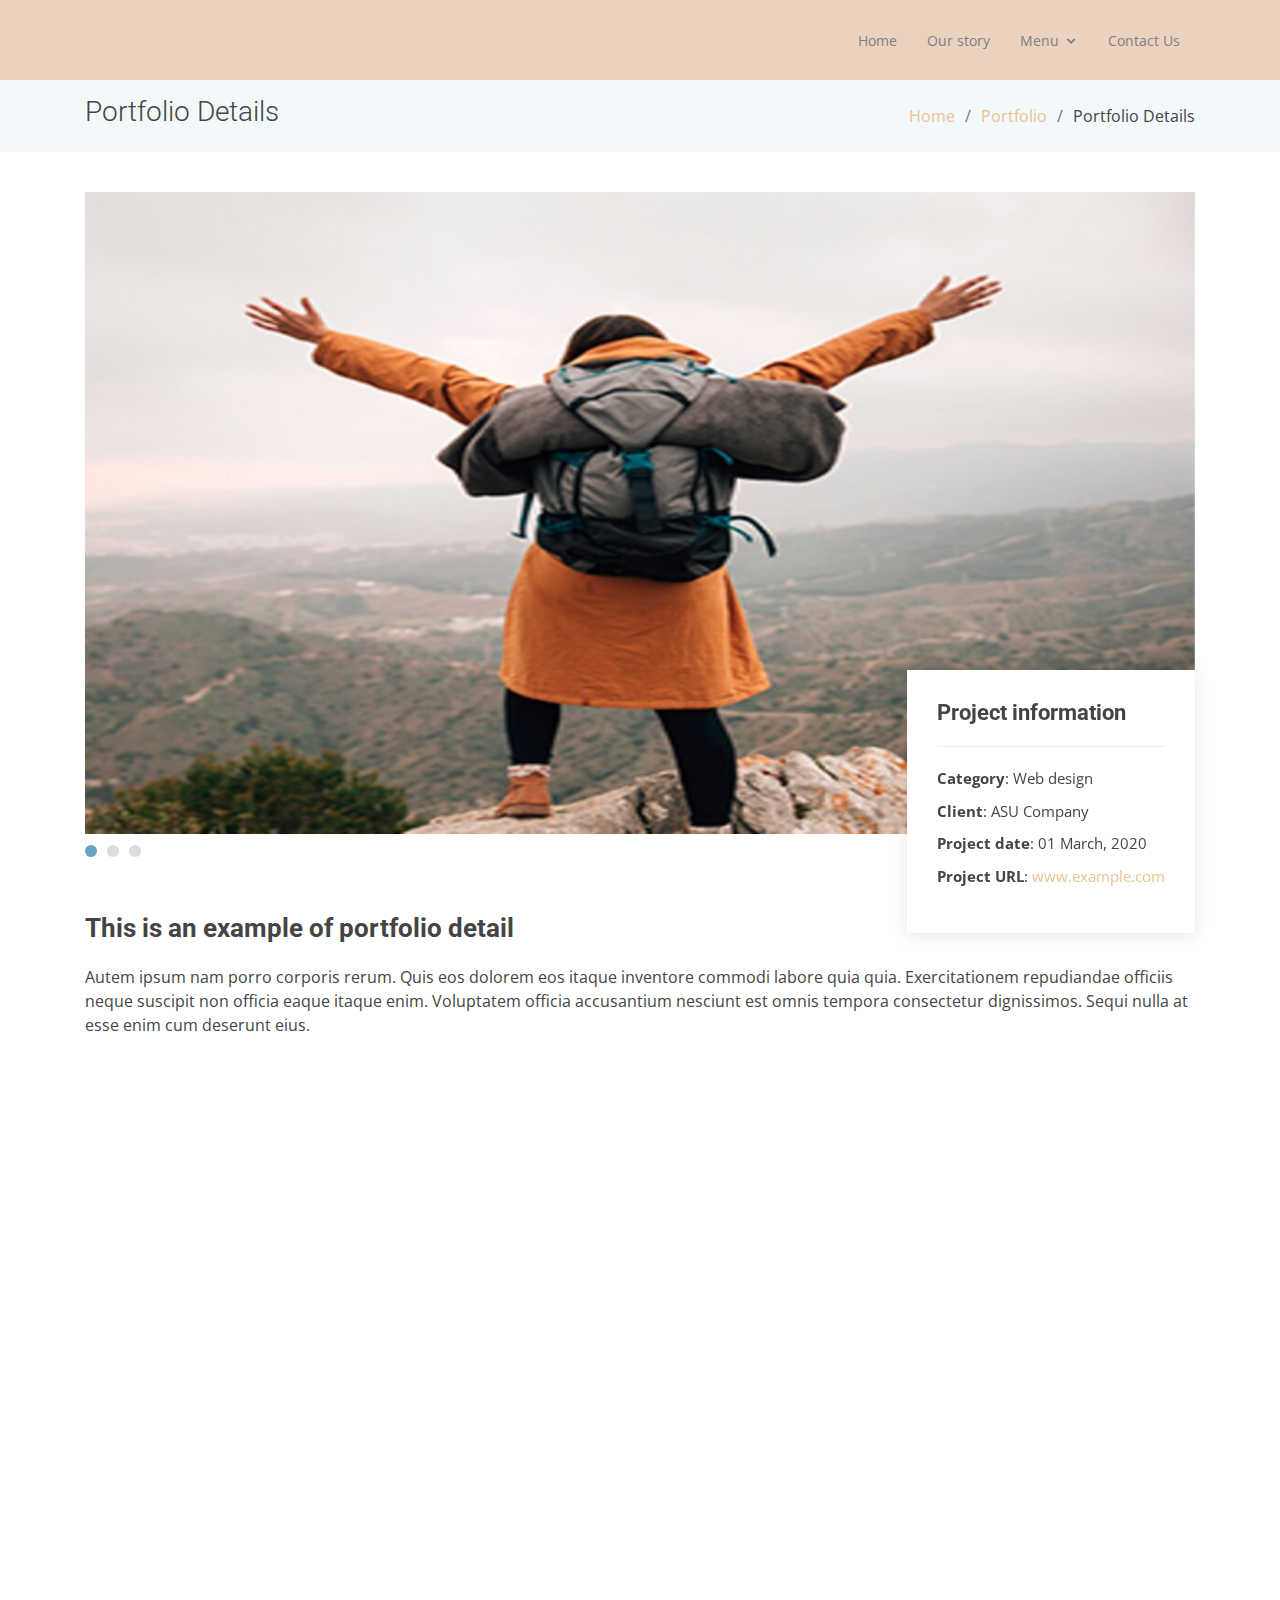
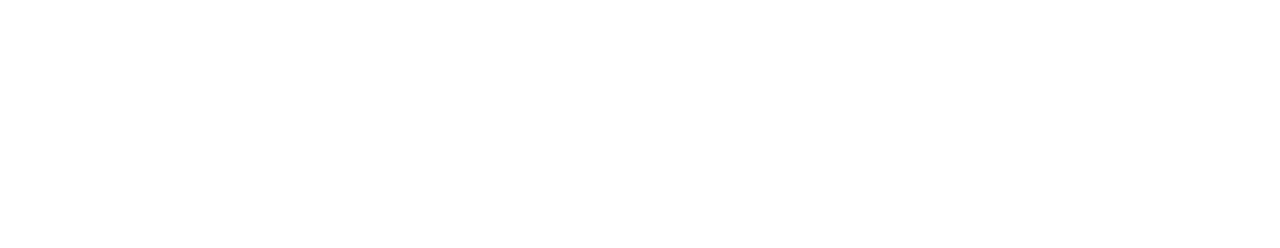
<file: portfolio-details.html>
<!DOCTYPE html>
<html lang="en">

<head>
  <meta charset="utf-8">
  <meta content="width=device-width, initial-scale=1.0" name="viewport">

  <title>Portfolio Details</title>
  <meta content="" name="description">
  <meta content="" name="keywords">

  <!-- Favicons -->
  <link href="assets/img/favicon.png" rel="icon">
  <link href="assets/img/apple-touch-icon.png" rel="apple-touch-icon">

  <!-- Google Fonts -->
  <link href="https://fonts.googleapis.com/css?family=Open+Sans:300,300i,400,400i,600,600i,700,700i|Roboto:300,300i,400,400i,500,500i,700,700i&display=swap" rel="stylesheet">

  <!-- Vendor CSS Files -->
  <link href="assets/vendor/bootstrap/css/bootstrap.min.css" rel="stylesheet">
  <link href="assets/vendor/animate.css/animate.min.css" rel="stylesheet">
  <link href="assets/vendor/icofont/icofont.min.css" rel="stylesheet">
  <link href="assets/vendor/boxicons/css/boxicons.min.css" rel="stylesheet">
  <link href="assets/vendor/venobox/venobox.css" rel="stylesheet">
  <link href="assets/vendor/owl.carousel/assets/owl.carousel.min.css" rel="stylesheet">
  <link href="assets/vendor/aos/aos.css" rel="stylesheet">

  <!-- Template Main CSS File -->
  <link href="assets/css/style.css" rel="stylesheet">

  <!-- =======================================================

  ======================================================== -->
</head>

<body>

  <!-- ======= Header ======= -->
  <header id="header" class="fixed-top ">
    <div class="container">

      <div class="logo float-left">
        <h1 class="text-light"><a href="index.html"><span></span></a></h1>
        <!-- Uncomment below if you prefer to use an image logo -->
        <!-- <a href="index.html"><img src="assets/img/logo.png" alt="" class="img-fluid"></a>-->
      </div>

      <nav class="nav-menu float-right d-none d-lg-block">
        <ul>
          <li><a href="index.html">Home</a></li>
          <li><a href="about.html">Our story</a></li>
          <!--   <li><a href="services.html">Services</a></li>
          <li><a href="portfolio.html">Portfolio</a></li>
          <li><a href="team.html">Team</a></li>
          <li><a href="blog.html">Blog</a></li>-->
          <li class="drop-down"><a href="">Menu</a>
            <ul>
              <li><a href="#">Drop Down 1</a></li>
              <li class="drop-down"><a href="#">Drop Down 2</a>
                <ul>
                  <li><a href="#">Deep Drop Down 1</a></li>
                  <li><a href="#">Deep Drop Down 2</a></li>
                  <li><a href="#">Deep Drop Down 3</a></li>
                  <li><a href="#">Deep Drop Down 4</a></li>
                  <li><a href="#">Deep Drop Down 5</a></li>
                </ul>
              </li>
              <li><a href="#">Drop Down 3</a></li>
              <li><a href="#">Drop Down 4</a></li>
              <li><a href="#">Drop Down 5</a></li>
            </ul>
          </li>
          <li><a href="contact.html">Contact Us</a></li>
        </ul>
      </nav><!-- .nav-menu -->

    </div>
  </header><!-- End Header -->

  <main id="main">

    <!-- ======= Our Portfolio Section ======= -->
    <section class="breadcrumbs">
      <div class="container">

        <div class="d-flex justify-content-between align-items-center">
          <h2>Portfolio Details</h2>
          <ol>
            <li><a href="index.html">Home</a></li>
            <li><a href="portfolio.html">Portfolio</a></li>
            <li>Portfolio Details</li>
          </ol>
        </div>

      </div>
    </section><!-- End Our Portfolio Section -->

    <!-- ======= Portfolio Details Section ======= -->
    <section class="portfolio-details">
      <div class="container">

        <div class="portfolio-details-container">

          <div class="owl-carousel portfolio-details-carousel">
            <img src="assets/img/portfolio/portfolio-details-1.jpg" class="img-fluid" alt="">
            <img src="assets/img/portfolio/portfolio-details-2.jpg" class="img-fluid" alt="">
            <img src="assets/img/portfolio/portfolio-details-3.jpg" class="img-fluid" alt="">
          </div>

          <div class="portfolio-info">
            <h3>Project information</h3>
            <ul>
              <li><strong>Category</strong>: Web design</li>
              <li><strong>Client</strong>: ASU Company</li>
              <li><strong>Project date</strong>: 01 March, 2020</li>
              <li><strong>Project URL</strong>: <a href="#">www.example.com</a></li>
            </ul>
          </div>

        </div>

        <div class="portfolio-description">
          <h2>This is an example of portfolio detail</h2>
          <p>
            Autem ipsum nam porro corporis rerum. Quis eos dolorem eos itaque inventore commodi labore quia quia. Exercitationem repudiandae officiis neque suscipit non officia eaque itaque enim. Voluptatem officia accusantium nesciunt est omnis tempora consectetur dignissimos. Sequi nulla at esse enim cum deserunt eius.
          </p>
        </div>
      </div>
    </section><!-- End Portfolio Details Section -->

  </main><!-- End #main -->

  <!-- ======= Footer ======= -->
  <footer id="footer" data-aos="fade-up" data-aos-easing="ease-in-out" data-aos-duration="500">

    <div class="footer-newsletter">
      <div class="container">
        <div class="row">
          <div class="col-lg-6">
            <h4>Our Newsletter</h4>
            <p>Tamen quem nulla quae legam multos aute sint culpa legam noster magna</p>
          </div>
          <div class="col-lg-6">
            <form action="" method="post">
              <input type="email" name="email"><input type="submit" value="Subscribe">
            </form>
          </div>
        </div>
      </div>
    </div>

    <div class="footer-top">
      <div class="container">
        <div class="row">

          <div class="col-lg-3 col-md-6 footer-links">
            <h4>Useful Links</h4>
            <ul>
              <li><i class="bx bx-chevron-right"></i> <a href="#">Home</a></li>
              <li><i class="bx bx-chevron-right"></i> <a href="#">About us</a></li>
              <li><i class="bx bx-chevron-right"></i> <a href="#">Services</a></li>
              <li><i class="bx bx-chevron-right"></i> <a href="#">Terms of service</a></li>
              <li><i class="bx bx-chevron-right"></i> <a href="#">Privacy policy</a></li>
            </ul>
          </div>

          <div class="col-lg-3 col-md-6 footer-links">
            <h4>Our Services</h4>
            <ul>
              <li><i class="bx bx-chevron-right"></i> <a href="#">Web Design</a></li>
              <li><i class="bx bx-chevron-right"></i> <a href="#">Web Development</a></li>
              <li><i class="bx bx-chevron-right"></i> <a href="#">Product Management</a></li>
              <li><i class="bx bx-chevron-right"></i> <a href="#">Marketing</a></li>
              <li><i class="bx bx-chevron-right"></i> <a href="#">Graphic Design</a></li>
            </ul>
          </div>

          <div class="col-lg-3 col-md-6 footer-contact">
            <h4>Contact Us</h4>
            <p>
              Criblet 09  <br>
              CH-1700<br>
              Switzerland <br><br>
              <strong>Phone:</strong> +41 00 000 00<br>
              <strong>Email:</strong> info@example.com<br>
            </p>

          </div>

          <div class="col-lg-3 col-md-6 footer-info">
            <h3>About Us</h3>
            <p>Cras fermentum odio eu feugiat lide par naso tierra. Justo eget nada terra videa magna derita valies darta donna mare fermentum iaculis eu non diam phasellus.</p>
            <div class="social-links mt-3">
              <a href="#" class="twitter"><i class="bx bxl-twitter"></i></a>
              <a href="#" class="facebook"><i class="bx bxl-facebook"></i></a>
              <a href="#" class="instagram"><i class="bx bxl-instagram"></i></a>
              <a href="#" class="linkedin"><i class="bx bxl-linkedin"></i></a>
            </div>
          </div>

        </div>
      </div>
    </div>

    <div class="container">
      <div class="copyright">
        &copy; Copyright <strong><span>2021</span></strong>. All Rights Reserved
      </div>
      <div class="credits">
        <!-- All the links in the footer should remain intact. -->
        <!-- You can delete the links only if you purchased the pro version. -->
        <!-- Licensing information: https://bootstrapmade.com/license/ -->
        <!-- Purchase the pro version with working PHP/AJAX contact form: https://bootstrapmade.com/free-bootstrap-template-corporate-moderna/ -->
        Designed by love
      </div>
    </div>
  </footer><!-- End Footer -->

  <a href="#" class="back-to-top"><i class="icofont-simple-up"></i></a>

  <!-- Vendor JS Files -->
  <script src="assets/vendor/jquery/jquery.min.js"></script>
  <script src="assets/vendor/bootstrap/js/bootstrap.bundle.min.js"></script>
  <script src="assets/vendor/jquery.easing/jquery.easing.min.js"></script>
  <script src="assets/vendor/php-email-form/validate.js"></script>
  <script src="assets/vendor/venobox/venobox.min.js"></script>
  <script src="assets/vendor/waypoints/jquery.waypoints.min.js"></script>
  <script src="assets/vendor/counterup/counterup.min.js"></script>
  <script src="assets/vendor/owl.carousel/owl.carousel.min.js"></script>
  <script src="assets/vendor/isotope-layout/isotope.pkgd.min.js"></script>
  <script src="assets/vendor/aos/aos.js"></script>

  <!-- Template Main JS File -->
  <script src="assets/js/main.js"></script>

</body>

</html>
</file>
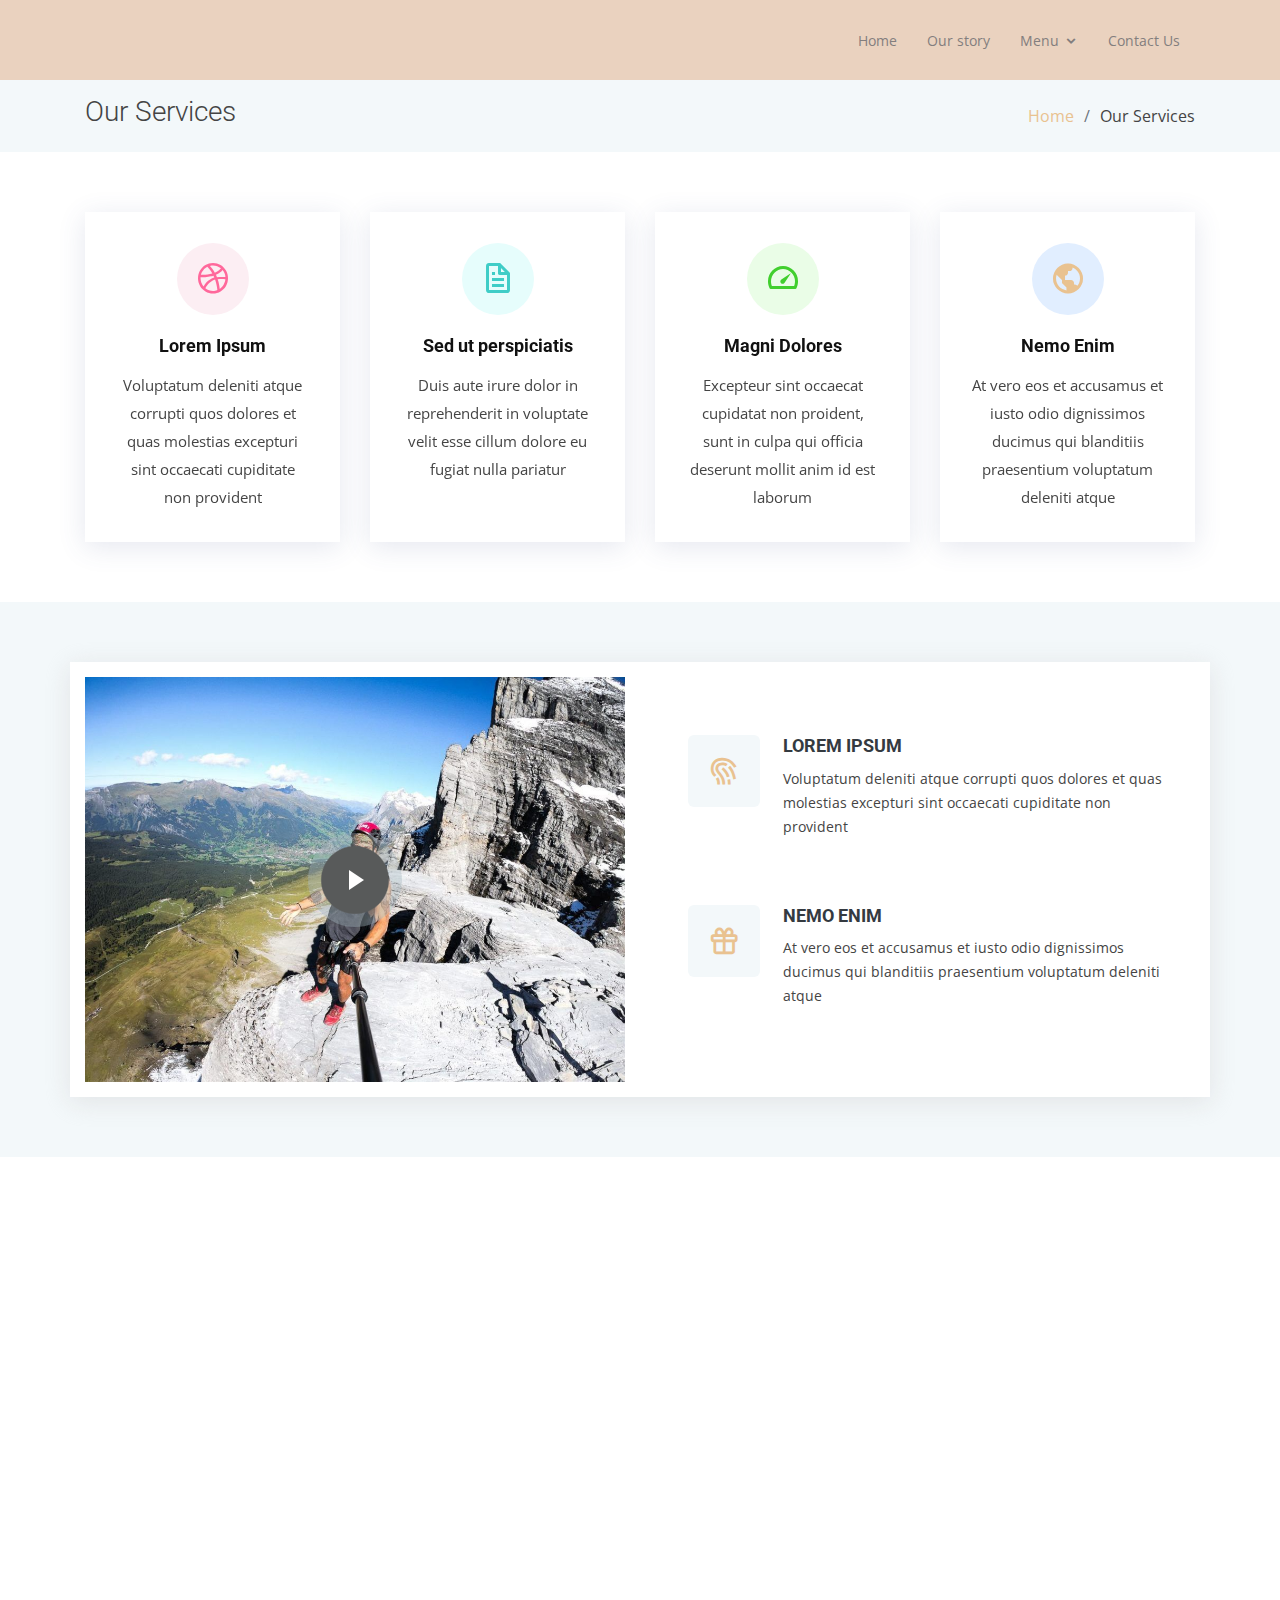
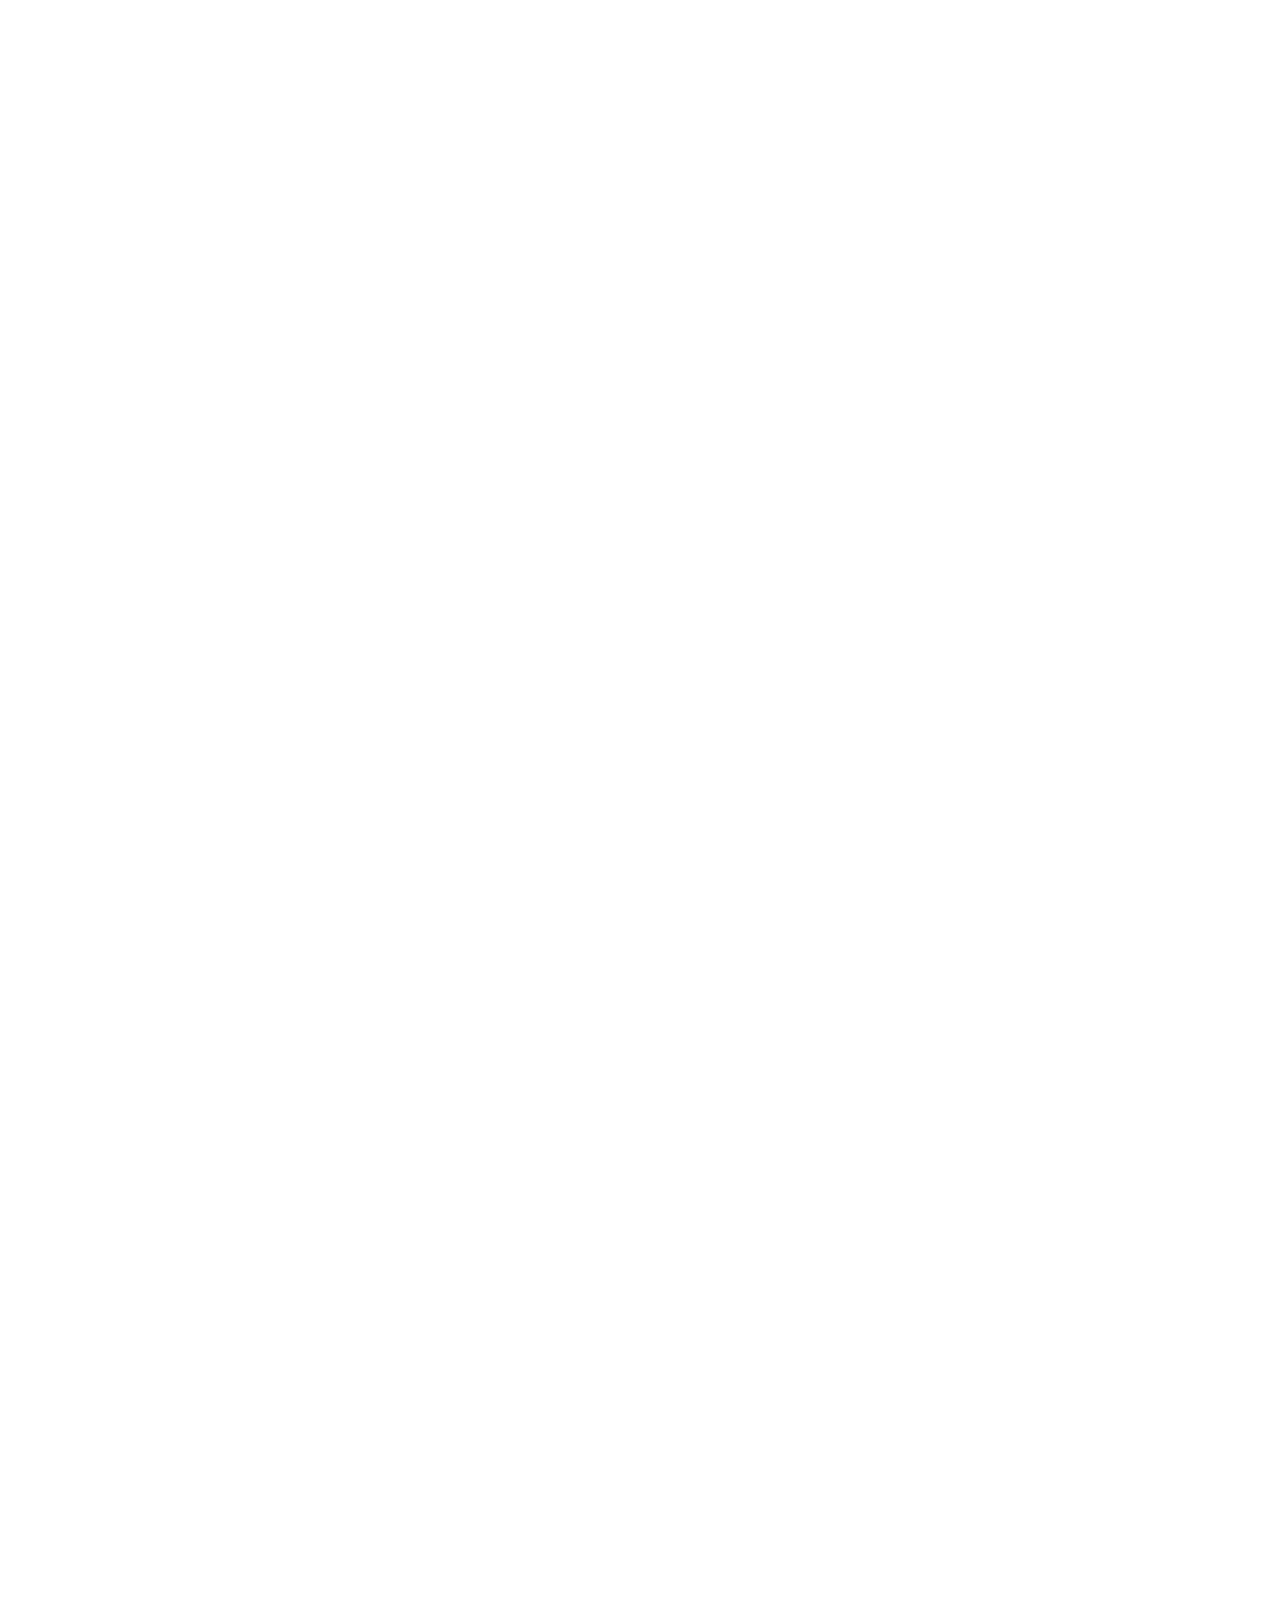
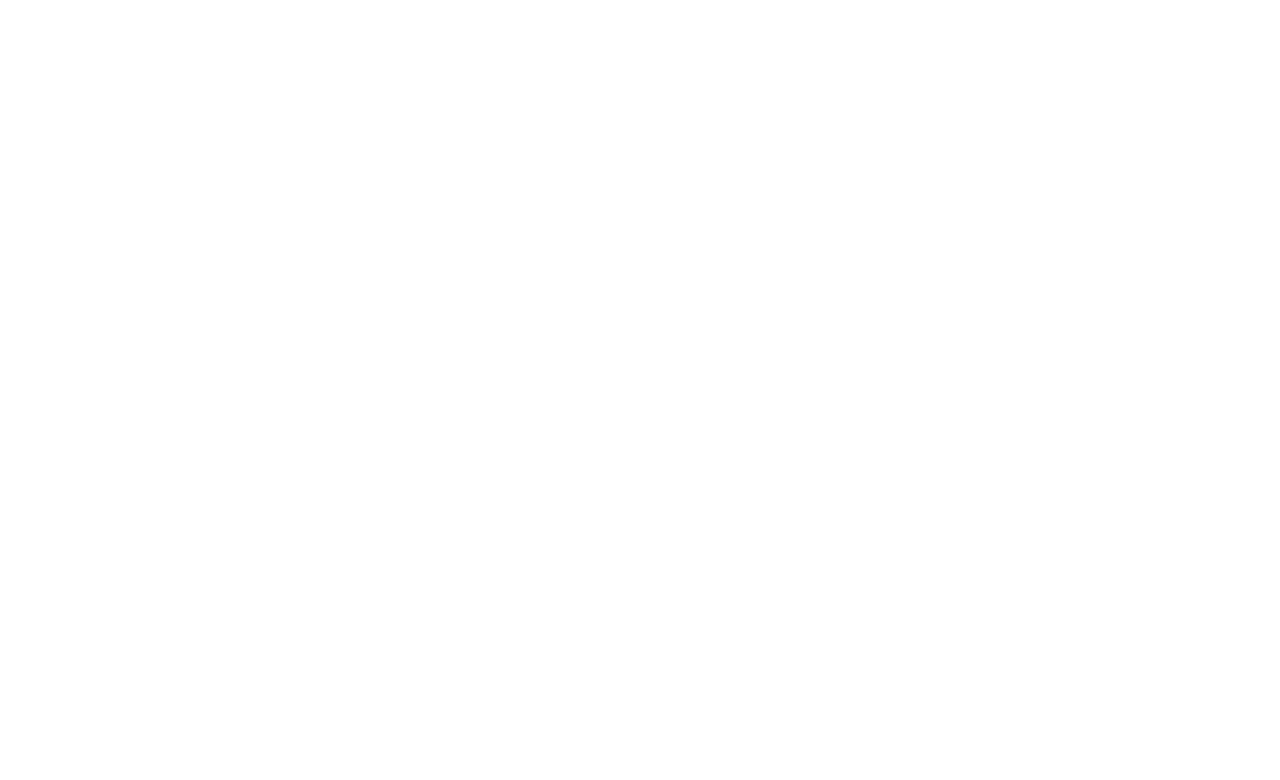
<file: services.html>
<!DOCTYPE html>
<html lang="en">

<head>
  <meta charset="utf-8">
  <meta content="width=device-width, initial-scale=1.0" name="viewport">

  <title>Services </title>
  <meta content="" name="description">
  <meta content="" name="keywords">

  <!-- Favicons -->
  <link href="assets/img/favicon.png" rel="icon">
  <link href="assets/img/apple-touch-icon.png" rel="apple-touch-icon">

  <!-- Google Fonts -->
  <link href="https://fonts.googleapis.com/css?family=Open+Sans:300,300i,400,400i,600,600i,700,700i|Roboto:300,300i,400,400i,500,500i,700,700i&display=swap" rel="stylesheet">

  <!-- Vendor CSS Files -->
  <link href="assets/vendor/bootstrap/css/bootstrap.min.css" rel="stylesheet">
  <link href="assets/vendor/animate.css/animate.min.css" rel="stylesheet">
  <link href="assets/vendor/icofont/icofont.min.css" rel="stylesheet">
  <link href="assets/vendor/boxicons/css/boxicons.min.css" rel="stylesheet">
  <link href="assets/vendor/venobox/venobox.css" rel="stylesheet">
  <link href="assets/vendor/owl.carousel/assets/owl.carousel.min.css" rel="stylesheet">
  <link href="assets/vendor/aos/aos.css" rel="stylesheet">

  <!-- Template Main CSS File -->
  <link href="assets/css/style.css" rel="stylesheet">

  <!-- =======================================================

  ======================================================== -->
</head>

<body>

  <!-- ======= Header ======= -->
  <header id="header" class="fixed-top ">
    <div class="container">

      <div class="logo float-left">
        <h1 class="text-light"><a href="index.html"><span></span></a></h1>
        <!-- Uncomment below if you prefer to use an image logo -->
        <!-- <a href="index.html"><img src="assets/img/logo.png" alt="" class="img-fluid"></a>-->
      </div>

      <nav class="nav-menu float-right d-none d-lg-block">
        <ul>
          <li><a href="index.html">Home</a></li>
          <li><a href="about.html">Our story</a></li>
          <!--   <li><a href="services.html">Services</a></li>
            <li><a href="portfolio.html">Portfolio</a></li>
            <li><a href="team.html">Team</a></li>
            <li><a href="blog.html">Blog</a></li>-->
          <li class="drop-down"><a href="">Menu</a>
            <ul>
              <li><a href="#">Drop Down 1</a></li>
              <li class="drop-down"><a href="#">Drop Down 2</a>
                <ul>
                  <li><a href="#">Deep Drop Down 1</a></li>
                  <li><a href="#">Deep Drop Down 2</a></li>
                  <li><a href="#">Deep Drop Down 3</a></li>
                  <li><a href="#">Deep Drop Down 4</a></li>
                  <li><a href="#">Deep Drop Down 5</a></li>
                </ul>
              </li>
              <li><a href="#">Drop Down 3</a></li>
              <li><a href="#">Drop Down 4</a></li>
              <li><a href="#">Drop Down 5</a></li>
            </ul>
          </li>
          <li><a href="contact.html">Contact Us</a></li>
        </ul>
      </nav><!-- .nav-menu -->

    </div>
  </header><!-- End Header -->

  <main id="main">

    <!-- ======= Our Services Section ======= -->
    <section class="breadcrumbs">
      <div class="container">

        <div class="d-flex justify-content-between align-items-center">
          <h2>Our Services</h2>
          <ol>
            <li><a href="index.html">Home</a></li>
            <li>Our Services</li>
          </ol>
        </div>

      </div>
    </section><!-- End Our Services Section -->

    <!-- ======= Services Section ======= -->
    <section class="services">
      <div class="container">

        <div class="row">
          <div class="col-md-6 col-lg-3 d-flex align-items-stretch" data-aos="fade-up">
            <div class="icon-box icon-box-pink">
              <div class="icon"><i class="bx bxl-dribbble"></i></div>
              <h4 class="title"><a href="">Lorem Ipsum</a></h4>
              <p class="description">Voluptatum deleniti atque corrupti quos dolores et quas molestias excepturi sint occaecati cupiditate non provident</p>
            </div>
          </div>

          <div class="col-md-6 col-lg-3 d-flex align-items-stretch" data-aos="fade-up" data-aos-delay="100">
            <div class="icon-box icon-box-cyan">
              <div class="icon"><i class="bx bx-file"></i></div>
              <h4 class="title"><a href="">Sed ut perspiciatis</a></h4>
              <p class="description">Duis aute irure dolor in reprehenderit in voluptate velit esse cillum dolore eu fugiat nulla pariatur</p>
            </div>
          </div>

          <div class="col-md-6 col-lg-3 d-flex align-items-stretch" data-aos="fade-up" data-aos-delay="200">
            <div class="icon-box icon-box-green">
              <div class="icon"><i class="bx bx-tachometer"></i></div>
              <h4 class="title"><a href="">Magni Dolores</a></h4>
              <p class="description">Excepteur sint occaecat cupidatat non proident, sunt in culpa qui officia deserunt mollit anim id est laborum</p>
            </div>
          </div>

          <div class="col-md-6 col-lg-3 d-flex align-items-stretch" data-aos="fade-up" data-aos-delay="200">
            <div class="icon-box icon-box-blue">
              <div class="icon"><i class="bx bx-world"></i></div>
              <h4 class="title"><a href="">Nemo Enim</a></h4>
              <p class="description">At vero eos et accusamus et iusto odio dignissimos ducimus qui blanditiis praesentium voluptatum deleniti atque</p>
            </div>
          </div>

        </div>

      </div>
    </section><!-- End Services Section -->

    <!-- ======= Why Us Section ======= -->
    <section class="why-us section-bg" data-aos="fade-up" date-aos-delay="200">
      <div class="container">

        <div class="row">
          <div class="col-lg-6 video-box">
            <img src="assets/img/why-us.jpg" class="img-fluid" alt="">
            <a href="https://www.youtube.com/watch?v=jDDaplaOz7Q" class="venobox play-btn mb-4" data-vbtype="video" data-autoplay="true"></a>
          </div>

          <div class="col-lg-6 d-flex flex-column justify-content-center p-5">

            <div class="icon-box">
              <div class="icon"><i class="bx bx-fingerprint"></i></div>
              <h4 class="title"><a href="">Lorem Ipsum</a></h4>
              <p class="description">Voluptatum deleniti atque corrupti quos dolores et quas molestias excepturi sint occaecati cupiditate non provident</p>
            </div>

            <div class="icon-box">
              <div class="icon"><i class="bx bx-gift"></i></div>
              <h4 class="title"><a href="">Nemo Enim</a></h4>
              <p class="description">At vero eos et accusamus et iusto odio dignissimos ducimus qui blanditiis praesentium voluptatum deleniti atque</p>
            </div>

          </div>
        </div>

      </div>
    </section><!-- End Why Us Section -->

    <!-- ======= Service Details Section ======= -->
    <section class="service-details">
      <div class="container">

        <div class="row">
          <div class="col-md-6 d-flex align-items-stretch" data-aos="fade-up">
            <div class="card">
              <div class="card-img">
                <img src="assets/img/service-details-1.jpg" alt="...">
              </div>
              <div class="card-body">
                <h5 class="card-title"><a href="#">Our Mission</a></h5>
                <p class="card-text">Lorem ipsum dolor sit amet, consectetur elit, sed do eiusmod tempor ut labore et dolore magna aliqua. Ut enim ad minim veniam, quis nostrud exercitation ullamco laboris nisi ut aliquip ex ea commodo consequat</p>
                <div class="read-more"><a href="#"><i class="icofont-arrow-right"></i> Read More</a></div>
              </div>
            </div>
          </div>
          <div class="col-md-6 d-flex align-items-stretch" data-aos="fade-up">
            <div class="card">
              <div class="card-img">
                <img src="assets/img/service-details-2.jpg" alt="...">
              </div>
              <div class="card-body">
                <h5 class="card-title"><a href="#">Our Plan</a></h5>
                <p class="card-text">Sed ut perspiciatis unde omnis iste natus error sit voluptatem doloremque laudantium, totam rem aperiam, eaque ipsa quae ab illo inventore veritatis et quasi architecto beatae vitae dicta sunt explicabo</p>
                <div class="read-more"><a href="#"><i class="icofont-arrow-right"></i> Read More</a></div>
              </div>
            </div>

          </div>
          <div class="col-md-6 d-flex align-items-stretch" data-aos="fade-up">
            <div class="card">
              <div class="card-img">
                <img src="assets/img/service-details-3.jpg" alt="...">
              </div>
              <div class="card-body">
                <h5 class="card-title"><a href="#">Our Vision</a></h5>
                <p class="card-text">Nemo enim ipsam voluptatem quia voluptas sit aut odit aut fugit, sed quia magni dolores eos qui ratione voluptatem sequi nesciunt Neque porro quisquam est, qui dolorem ipsum quia dolor sit amet</p>
                <div class="read-more"><a href="#"><i class="icofont-arrow-right"></i> Read More</a></div>
              </div>
            </div>
          </div>
          <div class="col-md-6 d-flex align-items-stretch" data-aos="fade-up">
            <div class="card">
              <div class="card-img">
                <img src="assets/img/service-details-4.jpg" alt="...">
              </div>
              <div class="card-body">
                <h5 class="card-title"><a href="#">Our Care</a></h5>
                <p class="card-text">Nostrum eum sed et autem dolorum perspiciatis. Magni porro quisquam laudantium voluptatem. In molestiae earum ab sit esse voluptatem. Eos ipsam cumque ipsum officiis qui nihil aut incidunt aut</p>
                <div class="read-more"><a href="#"><i class="icofont-arrow-right"></i> Read More</a></div>
              </div>
            </div>
          </div>
        </div>

      </div>
    </section><!-- End Service Details Section -->

    <!-- ======= Pricing Section ======= -->
    <section class="pricing section-bg" data-aos="fade-up">
      <div class="container">

        <div class="section-title">
          <h2>Pricing</h2>
          <p>Magnam dolores commodi suscipit. Necessitatibus eius consequatur ex aliquid fuga eum quidem. Sit sint consectetur velit. Quisquam quos quisquam cupiditate. Et nemo qui impedit suscipit alias ea. Quia fugiat sit in iste officiis commodi quidem hic quas.</p>
        </div>

        <div class="row no-gutters">

          <div class="col-lg-4 box">
            <h3>Free</h3>
            <h4>$0<span>per month</span></h4>
            <ul>
              <li><i class="bx bx-check"></i> Quam adipiscing vitae proin</li>
              <li><i class="bx bx-check"></i> Nec feugiat nisl pretium</li>
              <li><i class="bx bx-check"></i> Nulla at volutpat diam uteera</li>
              <li class="na"><i class="bx bx-x"></i> <span>Pharetra massa massa ultricies</span></li>
              <li class="na"><i class="bx bx-x"></i> <span>Massa ultricies mi quis hendrerit</span></li>
            </ul>
            <a href="#" class="get-started-btn">Get Started</a>
          </div>

          <div class="col-lg-4 box featured">
            <h3>Business</h3>
            <h4>$29<span>per month</span></h4>
            <ul>
              <li><i class="bx bx-check"></i> Quam adipiscing vitae proin</li>
              <li><i class="bx bx-check"></i> Nec feugiat nisl pretium</li>
              <li><i class="bx bx-check"></i> Nulla at volutpat diam uteera</li>
              <li><i class="bx bx-check"></i> Pharetra massa massa ultricies</li>
              <li><i class="bx bx-check"></i> Massa ultricies mi quis hendrerit</li>
            </ul>
            <a href="#" class="get-started-btn">Get Started</a>
          </div>

          <div class="col-lg-4 box">
            <h3>Developer</h3>
            <h4>$49<span>per month</span></h4>
            <ul>
              <li><i class="bx bx-check"></i> Quam adipiscing vitae proin</li>
              <li><i class="bx bx-check"></i> Nec feugiat nisl pretium</li>
              <li><i class="bx bx-check"></i> Nulla at volutpat diam uteera</li>
              <li><i class="bx bx-check"></i> Pharetra massa massa ultricies</li>
              <li><i class="bx bx-check"></i> Massa ultricies mi quis hendrerit</li>
            </ul>
            <a href="#" class="get-started-btn">Get Started</a>
          </div>

        </div>

      </div>
    </section><!-- End Pricing Section -->

  </main><!-- End #main -->

  <!-- ======= Footer ======= -->
  <footer id="footer" data-aos="fade-up" data-aos-easing="ease-in-out" data-aos-duration="500">

    <div class="footer-newsletter">
      <div class="container">
        <div class="row">
          <div class="col-lg-6">
            <h4>Our Newsletter</h4>
            <p>Tamen quem nulla quae legam multos aute sint culpa legam noster magna</p>
          </div>
          <div class="col-lg-6">
            <form action="" method="post">
              <input type="email" name="email"><input type="submit" value="Subscribe">
            </form>
          </div>
        </div>
      </div>
    </div>

    <div class="footer-top">
      <div class="container">
        <div class="row">

          <div class="col-lg-3 col-md-6 footer-links">
            <h4>Useful Links</h4>
            <ul>
              <li><i class="bx bx-chevron-right"></i> <a href="#">Home</a></li>
              <li><i class="bx bx-chevron-right"></i> <a href="#">About us</a></li>
              <li><i class="bx bx-chevron-right"></i> <a href="#">Services</a></li>
              <li><i class="bx bx-chevron-right"></i> <a href="#">Terms of service</a></li>
              <li><i class="bx bx-chevron-right"></i> <a href="#">Privacy policy</a></li>
            </ul>
          </div>

          <div class="col-lg-3 col-md-6 footer-links">
            <h4>Our Services</h4>
            <ul>
              <li><i class="bx bx-chevron-right"></i> <a href="#">Web Design</a></li>
              <li><i class="bx bx-chevron-right"></i> <a href="#">Web Development</a></li>
              <li><i class="bx bx-chevron-right"></i> <a href="#">Product Management</a></li>
              <li><i class="bx bx-chevron-right"></i> <a href="#">Marketing</a></li>
              <li><i class="bx bx-chevron-right"></i> <a href="#">Graphic Design</a></li>
            </ul>
          </div>

          <div class="col-lg-3 col-md-6 footer-contact">
            <h4>Contact Us</h4>
            <p>
              Criblet 09 <br>
              CH-1700<br>
              Swiss <br><br>
              <strong>Phone:</strong> +41 00 000 00<br>
              <strong>Email:</strong> info@example.com<br>
            </p>

          </div>

          <div class="col-lg-3 col-md-6 footer-info">
            <h3>About Us</h3>
            <p>Cras fermentum odio eu feugiat lide par naso tierra. Justo eget nada terra videa magna derita valies darta donna mare fermentum iaculis eu non diam phasellus.</p>
            <div class="social-links mt-3">
              <a href="#" class="twitter"><i class="bx bxl-twitter"></i></a>
              <a href="#" class="facebook"><i class="bx bxl-facebook"></i></a>
              <a href="#" class="instagram"><i class="bx bxl-instagram"></i></a>
              <a href="#" class="linkedin"><i class="bx bxl-linkedin"></i></a>
            </div>
          </div>

        </div>
      </div>
    </div>

    <div class="container">
      <div class="copyright">
        &copy; Copyright <strong><span>2021</span></strong>. All Rights Reserved
      </div>
      <div class="credits">
        <!-- All the links in the footer should remain intact. -->
        <!-- You can delete the links only if you purchased the pro version. -->
        <!-- Licensing information: https://bootstrapmade.com/license/ -->
        <!-- Purchase the pro version with working PHP/AJAX contact form: https://bootstrapmade.com/free-bootstrap-template-corporate-moderna/ -->
        Designed by Love
      </div>
    </div>
  </footer><!-- End Footer -->

  <a href="#" class="back-to-top"><i class="icofont-simple-up"></i></a>

  <!-- Vendor JS Files -->
  <script src="assets/vendor/jquery/jquery.min.js"></script>
  <script src="assets/vendor/bootstrap/js/bootstrap.bundle.min.js"></script>
  <script src="assets/vendor/jquery.easing/jquery.easing.min.js"></script>
  <script src="assets/vendor/php-email-form/validate.js"></script>
  <script src="assets/vendor/venobox/venobox.min.js"></script>
  <script src="assets/vendor/waypoints/jquery.waypoints.min.js"></script>
  <script src="assets/vendor/counterup/counterup.min.js"></script>
  <script src="assets/vendor/owl.carousel/owl.carousel.min.js"></script>
  <script src="assets/vendor/isotope-layout/isotope.pkgd.min.js"></script>
  <script src="assets/vendor/aos/aos.js"></script>

  <!-- Template Main JS File -->
  <script src="assets/js/main.js"></script>

</body>

</html>
</file>
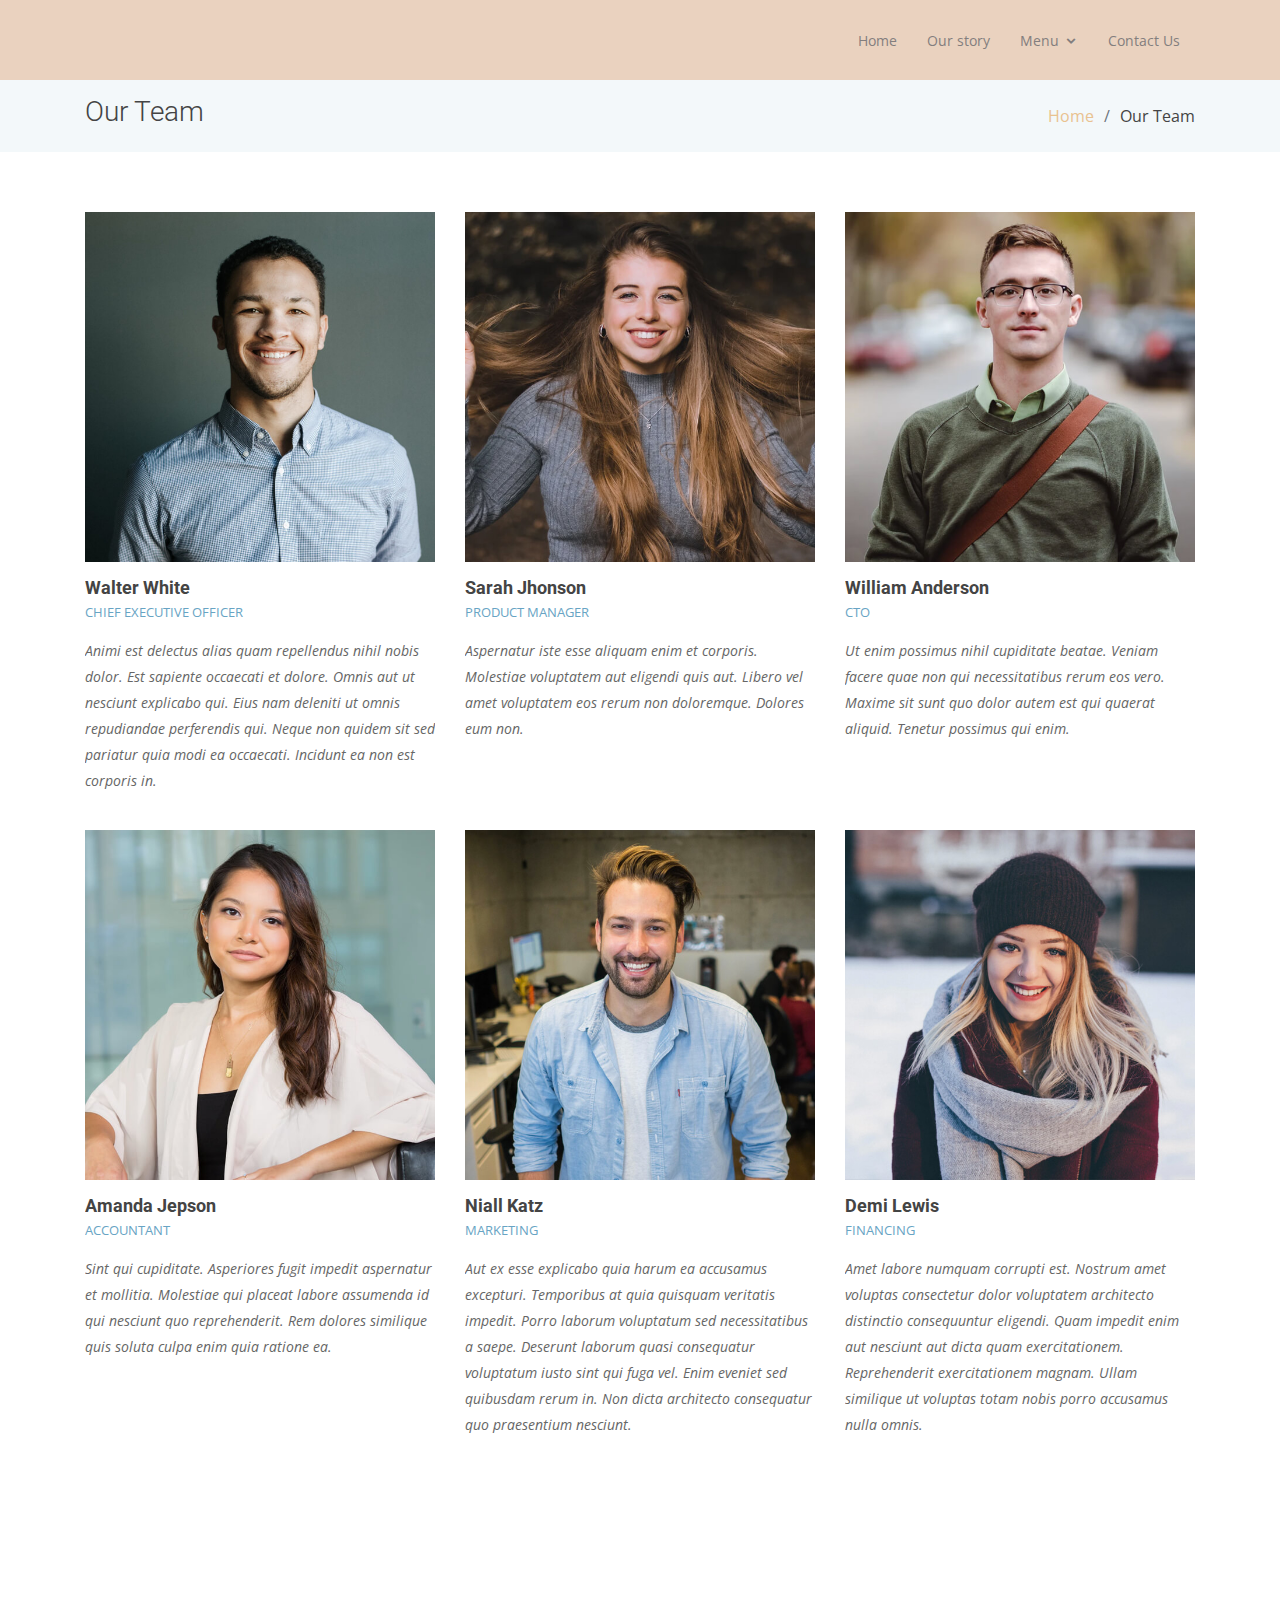
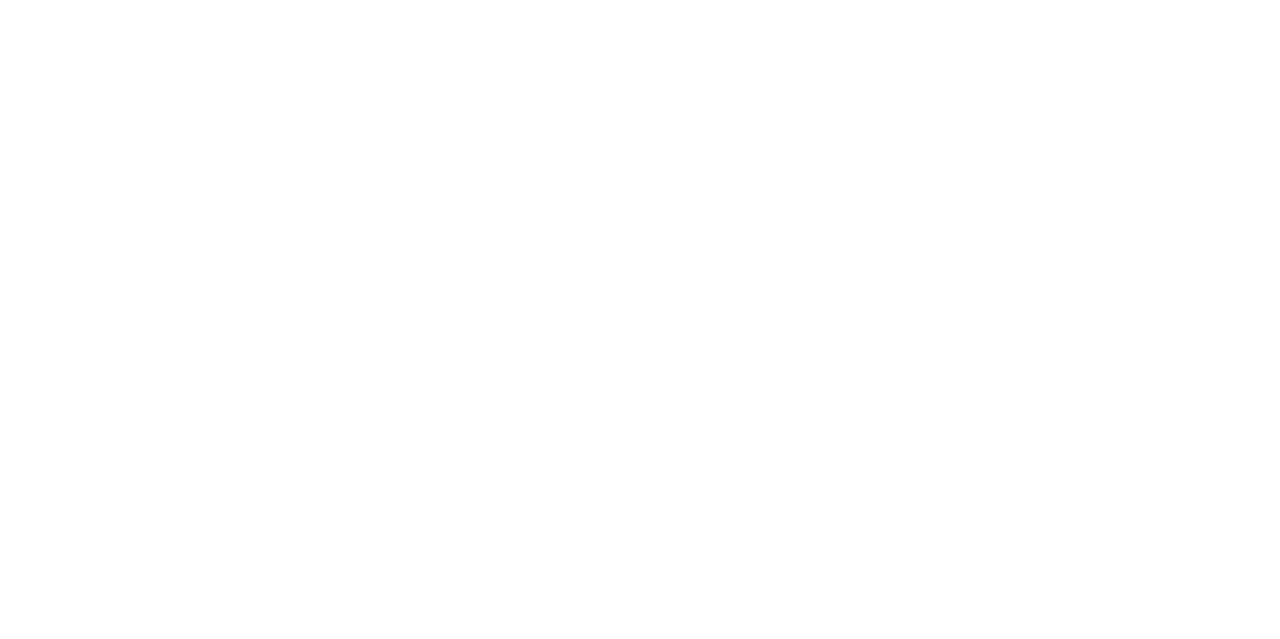
<file: team.html>
<!DOCTYPE html>
<html lang="en">

<head>
  <meta charset="utf-8">
  <meta content="width=device-width, initial-scale=1.0" name="viewport">

  <title>Team </title>
  <meta content="" name="description">
  <meta content="" name="keywords">

  <!-- Favicons -->
  <link href="assets/img/favicon.png" rel="icon">
  <link href="assets/img/apple-touch-icon.png" rel="apple-touch-icon">

  <!-- Google Fonts -->
  <link href="https://fonts.googleapis.com/css?family=Open+Sans:300,300i,400,400i,600,600i,700,700i|Roboto:300,300i,400,400i,500,500i,700,700i&display=swap" rel="stylesheet">

  <!-- Vendor CSS Files -->
  <link href="assets/vendor/bootstrap/css/bootstrap.min.css" rel="stylesheet">
  <link href="assets/vendor/animate.css/animate.min.css" rel="stylesheet">
  <link href="assets/vendor/icofont/icofont.min.css" rel="stylesheet">
  <link href="assets/vendor/boxicons/css/boxicons.min.css" rel="stylesheet">
  <link href="assets/vendor/venobox/venobox.css" rel="stylesheet">
  <link href="assets/vendor/owl.carousel/assets/owl.carousel.min.css" rel="stylesheet">
  <link href="assets/vendor/aos/aos.css" rel="stylesheet">

  <!-- Template Main CSS File -->
  <link href="assets/css/style.css" rel="stylesheet">

  <!-- =======================================================

  ======================================================== -->
</head>

<body>

  <!-- ======= Header ======= -->
  <header id="header" class="fixed-top ">
    <div class="container">

      <div class="logo float-left">
        <h1 class="text-light"><a href="index.html"><span></span></a></h1>
        <!-- Uncomment below if you prefer to use an image logo -->
        <!-- <a href="index.html"><img src="assets/img/logo.png" alt="" class="img-fluid"></a>-->
      </div>

      <nav class="nav-menu float-right d-none d-lg-block">
        <ul>
          <li><a href="index.html">Home</a></li>
          <li><a href="about.html">Our story</a></li>
          <!--   <li><a href="services.html">Services</a></li>
          <li><a href="portfolio.html">Portfolio</a></li>
          <li><a href="team.html">Team</a></li>
          <li><a href="blog.html">Blog</a></li>-->
          <li class="drop-down"><a href="">Menu</a>
            <ul>
              <li><a href="#">Drop Down 1</a></li>
              <li class="drop-down"><a href="#">Drop Down 2</a>
                <ul>
                  <li><a href="#">Deep Drop Down 1</a></li>
                  <li><a href="#">Deep Drop Down 2</a></li>
                  <li><a href="#">Deep Drop Down 3</a></li>
                  <li><a href="#">Deep Drop Down 4</a></li>
                  <li><a href="#">Deep Drop Down 5</a></li>
                </ul>
              </li>
              <li><a href="#">Drop Down 3</a></li>
              <li><a href="#">Drop Down 4</a></li>
              <li><a href="#">Drop Down 5</a></li>
            </ul>
          </li>
          <li><a href="contact.html">Contact Us</a></li>
        </ul>
      </nav><!-- .nav-menu -->

    </div>
  </header><!-- End Header -->

  <main id="main">

    <!-- ======= Our Team Section ======= -->
    <section class="breadcrumbs">
      <div class="container">

        <div class="d-flex justify-content-between align-items-center">
          <h2>Our Team</h2>
          <ol>
            <li><a href="index.html">Home</a></li>
            <li>Our Team</li>
          </ol>
        </div>

      </div>
    </section><!-- End Our Team Section -->

    <!-- ======= Team Section ======= -->
    <section class="team" data-aos="fade-up" data-aos-easing="ease-in-out" data-aos-duration="500">
      <div class="container">

        <div class="row">

          <div class="col-lg-4 col-md-6 d-flex align-items-stretch">
            <div class="member">
              <div class="member-img">
                <img src="assets/img/team/team-1.jpg" class="img-fluid" alt="">
                <div class="social">
                  <a href=""><i class="icofont-twitter"></i></a>
                  <a href=""><i class="icofont-facebook"></i></a>
                  <a href=""><i class="icofont-instagram"></i></a>
                  <a href=""><i class="icofont-linkedin"></i></a>
                </div>
              </div>
              <div class="member-info">
                <h4>Walter White</h4>
                <span>Chief Executive Officer</span>
                <p>Animi est delectus alias quam repellendus nihil nobis dolor. Est sapiente occaecati et dolore. Omnis aut ut nesciunt explicabo qui. Eius nam deleniti ut omnis repudiandae perferendis qui. Neque non quidem sit sed pariatur quia modi ea occaecati. Incidunt ea non est corporis in.</p>
              </div>
            </div>
          </div>

          <div class="col-lg-4 col-md-6 d-flex align-items-stretch">
            <div class="member">
              <div class="member-img">
                <img src="assets/img/team/team-2.jpg" class="img-fluid" alt="">
                <div class="social">
                  <a href=""><i class="icofont-twitter"></i></a>
                  <a href=""><i class="icofont-facebook"></i></a>
                  <a href=""><i class="icofont-instagram"></i></a>
                  <a href=""><i class="icofont-linkedin"></i></a>
                </div>
              </div>
              <div class="member-info">
                <h4>Sarah Jhonson</h4>
                <span>Product Manager</span>
                <p>Aspernatur iste esse aliquam enim et corporis. Molestiae voluptatem aut eligendi quis aut. Libero vel amet voluptatem eos rerum non doloremque. Dolores eum non.</p>
              </div>
            </div>
          </div>

          <div class="col-lg-4 col-md-6 d-flex align-items-stretch">
            <div class="member">
              <div class="member-img">
                <img src="assets/img/team/team-3.jpg" class="img-fluid" alt="">
                <div class="social">
                  <a href=""><i class="icofont-twitter"></i></a>
                  <a href=""><i class="icofont-facebook"></i></a>
                  <a href=""><i class="icofont-instagram"></i></a>
                  <a href=""><i class="icofont-linkedin"></i></a>
                </div>
              </div>
              <div class="member-info">
                <h4>William Anderson</h4>
                <span>CTO</span>
                <p>Ut enim possimus nihil cupiditate beatae. Veniam facere quae non qui necessitatibus rerum eos vero. Maxime sit sunt quo dolor autem est qui quaerat aliquid. Tenetur possimus qui enim.</p>
              </div>
            </div>
          </div>

          <div class="col-lg-4 col-md-6 d-flex align-items-stretch">
            <div class="member">
              <div class="member-img">
                <img src="assets/img/team/team-4.jpg" class="img-fluid" alt="">
                <div class="social">
                  <a href=""><i class="icofont-twitter"></i></a>
                  <a href=""><i class="icofont-facebook"></i></a>
                  <a href=""><i class="icofont-instagram"></i></a>
                  <a href=""><i class="icofont-linkedin"></i></a>
                </div>
              </div>
              <div class="member-info">
                <h4>Amanda Jepson</h4>
                <span>Accountant</span>
                <p>Sint qui cupiditate. Asperiores fugit impedit aspernatur et mollitia. Molestiae qui placeat labore assumenda id qui nesciunt quo reprehenderit. Rem dolores similique quis soluta culpa enim quia ratione ea.</p>
              </div>
            </div>
          </div>

          <div class="col-lg-4 col-md-6 d-flex align-items-stretch">
            <div class="member">
              <div class="member-img">
                <img src="assets/img/team/team-5.jpg" class="img-fluid" alt="">
                <div class="social">
                  <a href=""><i class="icofont-twitter"></i></a>
                  <a href=""><i class="icofont-facebook"></i></a>
                  <a href=""><i class="icofont-instagram"></i></a>
                  <a href=""><i class="icofont-linkedin"></i></a>
                </div>
              </div>
              <div class="member-info">
                <h4>Niall Katz</h4>
                <span>Marketing</span>
                <p>Aut ex esse explicabo quia harum ea accusamus excepturi. Temporibus at quia quisquam veritatis impedit. Porro laborum voluptatum sed necessitatibus a saepe. Deserunt laborum quasi consequatur voluptatum iusto sint qui fuga vel. Enim eveniet sed quibusdam rerum in. Non dicta architecto consequatur quo praesentium nesciunt.</p>
              </div>
            </div>
          </div>

          <div class="col-lg-4 col-md-6 d-flex align-items-stretch">
            <div class="member">
              <div class="member-img">
                <img src="assets/img/team/team-6.jpg" class="img-fluid" alt="">
                <div class="social">
                  <a href=""><i class="icofont-twitter"></i></a>
                  <a href=""><i class="icofont-facebook"></i></a>
                  <a href=""><i class="icofont-instagram"></i></a>
                  <a href=""><i class="icofont-linkedin"></i></a>
                </div>
              </div>
              <div class="member-info">
                <h4>Demi Lewis</h4>
                <span>Financing</span>
                <p>Amet labore numquam corrupti est. Nostrum amet voluptas consectetur dolor voluptatem architecto distinctio consequuntur eligendi. Quam impedit enim aut nesciunt aut dicta quam exercitationem. Reprehenderit exercitationem magnam. Ullam similique ut voluptas totam nobis porro accusamus nulla omnis.</p>
              </div>
            </div>
          </div>

        </div>

      </div>
    </section><!-- End Team Section -->

  </main><!-- End #main -->

  <!-- ======= Footer ======= -->
  <footer id="footer" data-aos="fade-up" data-aos-easing="ease-in-out" data-aos-duration="500">

    <div class="footer-newsletter">
      <div class="container">
        <div class="row">
          <div class="col-lg-6">
            <h4>Our Newsletter</h4>
            <p>Tamen quem nulla quae legam multos aute sint culpa legam noster magna</p>
          </div>
          <div class="col-lg-6">
            <form action="" method="post">
              <input type="email" name="email"><input type="submit" value="Subscribe">
            </form>
          </div>
        </div>
      </div>
    </div>

    <div class="footer-top">
      <div class="container">
        <div class="row">

          <div class="col-lg-3 col-md-6 footer-links">
            <h4>Useful Links</h4>
            <ul>
              <li><i class="bx bx-chevron-right"></i> <a href="#">Home</a></li>
              <li><i class="bx bx-chevron-right"></i> <a href="#">About us</a></li>
              <li><i class="bx bx-chevron-right"></i> <a href="#">Services</a></li>
              <li><i class="bx bx-chevron-right"></i> <a href="#">Terms of service</a></li>
              <li><i class="bx bx-chevron-right"></i> <a href="#">Privacy policy</a></li>
            </ul>
          </div>

          <div class="col-lg-3 col-md-6 footer-links">
            <h4>Our Services</h4>
            <ul>
              <li><i class="bx bx-chevron-right"></i> <a href="#">Web Design</a></li>
              <li><i class="bx bx-chevron-right"></i> <a href="#">Web Development</a></li>
              <li><i class="bx bx-chevron-right"></i> <a href="#">Product Management</a></li>
              <li><i class="bx bx-chevron-right"></i> <a href="#">Marketing</a></li>
              <li><i class="bx bx-chevron-right"></i> <a href="#">Graphic Design</a></li>
            </ul>
          </div>

          <div class="col-lg-3 col-md-6 footer-contact">
            <h4>Contact Us</h4>
            <p>
              criblet 09 <br>
              ch-1700<br>
              swiss <br><br>
              <strong>Phone:</strong> +41 00 000 00<br>
              <strong>Email:</strong> info@example.com<br>
            </p>

          </div>

          <div class="col-lg-3 col-md-6 footer-info">
            <h3>About Us</h3>
            <p>Cras fermentum odio eu feugiat lide par naso tierra. Justo eget nada terra videa magna derita valies darta donna mare fermentum iaculis eu non diam phasellus.</p>
            <div class="social-links mt-3">
              <a href="#" class="twitter"><i class="bx bxl-twitter"></i></a>
              <a href="#" class="facebook"><i class="bx bxl-facebook"></i></a>
              <a href="#" class="instagram"><i class="bx bxl-instagram"></i></a>
              <a href="#" class="linkedin"><i class="bx bxl-linkedin"></i></a>
            </div>
          </div>

        </div>
      </div>
    </div>

    <div class="container">
      <div class="copyright">
        &copy; Copyright <strong><span>2021</span></strong>. All Rights Reserved
      </div>
      <div class="credits">
        <!-- All the links in the footer should remain intact. -->
        <!-- You can delete the links only if you purchased the pro version. -->
        <!-- Licensing information: https://bootstrapmade.com/license/ -->
        <!-- Purchase the pro version with working PHP/AJAX contact form: https://bootstrapmade.com/free-bootstrap-template-corporate-moderna/ -->
        Designed by Loves
      </div>
    </div>
  </footer><!-- End Footer -->

  <a href="#" class="back-to-top"><i class="icofont-simple-up"></i></a>

  <!-- Vendor JS Files -->
  <script src="assets/vendor/jquery/jquery.min.js"></script>
  <script src="assets/vendor/bootstrap/js/bootstrap.bundle.min.js"></script>
  <script src="assets/vendor/jquery.easing/jquery.easing.min.js"></script>
  <script src="assets/vendor/php-email-form/validate.js"></script>
  <script src="assets/vendor/venobox/venobox.min.js"></script>
  <script src="assets/vendor/waypoints/jquery.waypoints.min.js"></script>
  <script src="assets/vendor/counterup/counterup.min.js"></script>
  <script src="assets/vendor/owl.carousel/owl.carousel.min.js"></script>
  <script src="assets/vendor/isotope-layout/isotope.pkgd.min.js"></script>
  <script src="assets/vendor/aos/aos.js"></script>

  <!-- Template Main JS File -->
  <script src="assets/js/main.js"></script>

</body>

</html>
</file>
<file: assets/vendor/venobox/venobox.css>
/* ------ venobox.css --------*/
.vbox-overlay *, .vbox-overlay *:before, .vbox-overlay *:after{
    -webkit-backface-visibility: hidden;
    -webkit-box-sizing:border-box;
    -moz-box-sizing:border-box;
    box-sizing:border-box;
}
.vbox-overlay * { 
    -webkit-backface-visibility: visible;
    backface-visibility: visible;
}
.vbox-overlay{
    display: -webkit-flex;
    display: flex;
    -webkit-flex-direction: column;
    flex-direction: column;
    -webkit-justify-content: center;
    justify-content: center;
    -webkit-align-items: center;
    align-items: center;
    position: fixed;
    left: 0;
    top: 0;
    bottom: 0;
    right: 0;
    z-index: 999999;
}

/* ----- navigation ----- */
.vbox-title{
    width: 100%;
    height: 40px;
    float: left;
    text-align: center;
    line-height: 28px;
    font-size: 12px;
    padding: 6px 50px;
    overflow: hidden;
    position: fixed;
    display: none;
    left: 0;
    z-index: 89;
}
.vbox-close{
    cursor: pointer;
    position: fixed;
    top: -1px;
    right: 0;
    width: 50px;
    height: 40px;
    padding: 6px;
    display: block;
    background-position:10px center;
    overflow: hidden;
    font-size: 24px;
    line-height: 1;
    text-align: center;
    z-index: 99;
}
.vbox-left{
    cursor: pointer;
    position: fixed;
    left: 0;
    height: 40px;
    overflow: hidden;
    line-height: 28px;
    font-size: 12px;
    z-index: 99;
    display: flex;
    align-items:center;
}
.vbox-num{
    display: inline-block;
    margin: 6px 0 6px 15px;
}
/* ----- Social share ----- */
.vbox-share{
    line-height: 28px;
    font-size: 12px;
    overflow: hidden;
    position: fixed;
    left: 0;
    z-index: 98;
    display: flex;
    align-items:center;
    justify-content: center;
    width: 100%;
    text-align: center;
}
.vbox-share svg{
    max-height: 28px;
    width: 28px;
    z-index: 10;
    margin-left: 12px;
    margin-top: 6px;
    margin-bottom: 6px;
    vertical-align: middle;
}


/* ----- navigation ARROWS ----- */
.vbox-next, .vbox-prev{
    position: fixed;
    top: 50%;
    margin-top: -15px;
    overflow: hidden;
    cursor: pointer;
    display: block;
    width: 45px;
    height: 45px;
    z-index: 99;
}
.vbox-next span, .vbox-prev span{
    position: relative;
    width: 20px;
    height: 20px;
    border: 2px solid transparent;
    border-top-color: #B6B6B6;
    border-right-color: #B6B6B6;
    text-indent: -100px;
    position: absolute;
    top: 8px;
    display: block;
}
.vbox-prev{
    left: 15px;
}
.vbox-next{
    right: 15px;
}
.vbox-prev span{
    left: 10px;
    -ms-transform: rotate(-135deg);
    -webkit-transform: rotate(-135deg);
    transform: rotate(-135deg);
}
.vbox-next span{
    -ms-transform: rotate(45deg);
    -webkit-transform: rotate(45deg);
    transform: rotate(45deg);
    right: 10px;
}
/* ------- inline window ------ */
.vbox-inline{
    width: 420px;
    height: 315px;
    height: 70vh;
    padding: 10px;
    background: #fff;
    margin: 0 auto;
    overflow: auto;
    text-align: left;
}
/* ------- Video & iFrames window ------ */
.venoframe{
    max-width: 100%;
    width: 100%;
    border: none;
    width: 100%;
    height: 260px;
    height: 70vh;
}
.venoframe.vbvid{
    height: 260px;
}
@media (min-width: 768px) {
    .venoframe, .vbox-inline{
        width: 90%;
        height: 360px;
        height: 70vh;
    }
    .venoframe.vbvid{
        width: 640px;
        height: 360px;
    }
}
@media (min-width: 992px) {
    .venoframe, .vbox-inline{
        max-width: 1200px;
        width: 80%;
        height: 540px;
        height: 70vh;
    }
    .venoframe.vbvid{
        width: 960px;
        height: 540px;
    }
}
/* 
Please do NOT edit this part! 
or at least read this note: http://i.imgur.com/7C0ws9e.gif
*/
.vbox-open{
    overflow: hidden;
}
.vbox-container{
    position: absolute;
    left: 0;
    right: 0;
    top: 0;
    bottom: 0;
    overflow-x: hidden;
    overflow-y: scroll;
    overflow-scrolling: touch;
    -webkit-overflow-scrolling: touch;
    z-index: 20;
    max-height: 100%;

}

.vbox-content{
    text-align: center;
    float: left;
    width: 100%;
    position: relative;
    overflow: hidden;
    padding: 20px 4%;
}
.vbox-container img{
    max-width: 100%;
    height: auto;
}
.vbox-figlio{
    box-shadow: 0 0 12px rgba(0,0,0,0.19), 0 6px 6px rgba(0,0,0,0.23);
    max-width: 100%;
    text-align: initial;
}
img.vbox-figlio{
    -webkit-user-select: none;
-khtml-user-select: none;
-moz-user-select: none;
-o-user-select: none;
user-select: none;
}
.vbox-content.swipe-left{
    margin-left: -200px !important;
}
.vbox-content.swipe-right{
    margin-left: 200px !important;
}
.vbox-animated{
    webkit-transition: margin 300ms ease-out;
    transition: margin 300ms ease-out;
}

/* ---------- preloader ----------
 * SPINKIT 
 * http://tobiasahlin.com/spinkit/
-------------------------------- */
.sk-double-bounce,.sk-rotating-plane{width:40px;height:40px;margin:40px auto}.sk-rotating-plane{background-color:#333;-webkit-animation:sk-rotatePlane 1.2s infinite ease-in-out;animation:sk-rotatePlane 1.2s infinite ease-in-out}@-webkit-keyframes sk-rotatePlane{0%{-webkit-transform:perspective(120px) rotateX(0) rotateY(0);transform:perspective(120px) rotateX(0) rotateY(0)}50%{-webkit-transform:perspective(120px) rotateX(-180.1deg) rotateY(0);transform:perspective(120px) rotateX(-180.1deg) rotateY(0)}100%{-webkit-transform:perspective(120px) rotateX(-180deg) rotateY(-179.9deg);transform:perspective(120px) rotateX(-180deg) rotateY(-179.9deg)}}@keyframes sk-rotatePlane{0%{-webkit-transform:perspective(120px) rotateX(0) rotateY(0);transform:perspective(120px) rotateX(0) rotateY(0)}50%{-webkit-transform:perspective(120px) rotateX(-180.1deg) rotateY(0);transform:perspective(120px) rotateX(-180.1deg) rotateY(0)}100%{-webkit-transform:perspective(120px) rotateX(-180deg) rotateY(-179.9deg);transform:perspective(120px) rotateX(-180deg) rotateY(-179.9deg)}}.sk-double-bounce{position:relative}.sk-double-bounce .sk-child{width:100%;height:100%;border-radius:50%;background-color:#333;opacity:.6;position:absolute;top:0;left:0;-webkit-animation:sk-doubleBounce 2s infinite ease-in-out;animation:sk-doubleBounce 2s infinite ease-in-out}.sk-chasing-dots .sk-child,.sk-spinner-pulse,.sk-three-bounce .sk-child{background-color:#333;border-radius:100%}.sk-double-bounce .sk-double-bounce2{-webkit-animation-delay:-1s;animation-delay:-1s}@-webkit-keyframes sk-doubleBounce{0%,100%{-webkit-transform:scale(0);transform:scale(0)}50%{-webkit-transform:scale(1);transform:scale(1)}}@keyframes sk-doubleBounce{0%,100%{-webkit-transform:scale(0);transform:scale(0)}50%{-webkit-transform:scale(1);transform:scale(1)}}.sk-wave{margin:40px auto;width:50px;height:40px;text-align:center;font-size:10px}.sk-wave .sk-rect{background-color:#333;height:100%;width:6px;display:inline-block;-webkit-animation:sk-waveStretchDelay 1.2s infinite ease-in-out;animation:sk-waveStretchDelay 1.2s infinite ease-in-out}.sk-wave .sk-rect1{-webkit-animation-delay:-1.2s;animation-delay:-1.2s}.sk-wave .sk-rect2{-webkit-animation-delay:-1.1s;animation-delay:-1.1s}.sk-wave .sk-rect3{-webkit-animation-delay:-1s;animation-delay:-1s}.sk-wave .sk-rect4{-webkit-animation-delay:-.9s;animation-delay:-.9s}.sk-wave .sk-rect5{-webkit-animation-delay:-.8s;animation-delay:-.8s}@-webkit-keyframes sk-waveStretchDelay{0%,100%,40%{-webkit-transform:scaleY(.4);transform:scaleY(.4)}20%{-webkit-transform:scaleY(1);transform:scaleY(1)}}@keyframes sk-waveStretchDelay{0%,100%,40%{-webkit-transform:scaleY(.4);transform:scaleY(.4)}20%{-webkit-transform:scaleY(1);transform:scaleY(1)}}.sk-wandering-cubes{margin:40px auto;width:40px;height:40px;position:relative}.sk-wandering-cubes .sk-cube{background-color:#333;width:10px;height:10px;position:absolute;top:0;left:0;-webkit-animation:sk-wanderingCube 1.8s ease-in-out -1.8s infinite both;animation:sk-wanderingCube 1.8s ease-in-out -1.8s infinite both}.sk-chasing-dots,.sk-spinner-pulse{width:40px;height:40px;margin:40px auto}.sk-wandering-cubes .sk-cube2{-webkit-animation-delay:-.9s;animation-delay:-.9s}@-webkit-keyframes sk-wanderingCube{0%{-webkit-transform:rotate(0);transform:rotate(0)}25%{-webkit-transform:translateX(30px) rotate(-90deg) scale(.5);transform:translateX(30px) rotate(-90deg) scale(.5)}50%{-webkit-transform:translateX(30px) translateY(30px) rotate(-179deg);transform:translateX(30px) translateY(30px) rotate(-179deg)}50.1%{-webkit-transform:translateX(30px) translateY(30px) rotate(-180deg);transform:translateX(30px) translateY(30px) rotate(-180deg)}75%{-webkit-transform:translateX(0) translateY(30px) rotate(-270deg) scale(.5);transform:translateX(0) translateY(30px) rotate(-270deg) scale(.5)}100%{-webkit-transform:rotate(-360deg);transform:rotate(-360deg)}}@keyframes sk-wanderingCube{0%{-webkit-transform:rotate(0);transform:rotate(0)}25%{-webkit-transform:translateX(30px) rotate(-90deg) scale(.5);transform:translateX(30px) rotate(-90deg) scale(.5)}50%{-webkit-transform:translateX(30px) translateY(30px) rotate(-179deg);transform:translateX(30px) translateY(30px) rotate(-179deg)}50.1%{-webkit-transform:translateX(30px) translateY(30px) rotate(-180deg);transform:translateX(30px) translateY(30px) rotate(-180deg)}75%{-webkit-transform:translateX(0) translateY(30px) rotate(-270deg) scale(.5);transform:translateX(0) translateY(30px) rotate(-270deg) scale(.5)}100%{-webkit-transform:rotate(-360deg);transform:rotate(-360deg)}}.sk-spinner-pulse{-webkit-animation:sk-pulseScaleOut 1s infinite ease-in-out;animation:sk-pulseScaleOut 1s infinite ease-in-out}@-webkit-keyframes sk-pulseScaleOut{0%{-webkit-transform:scale(0);transform:scale(0)}100%{-webkit-transform:scale(1);transform:scale(1);opacity:0}}@keyframes sk-pulseScaleOut{0%{-webkit-transform:scale(0);transform:scale(0)}100%{-webkit-transform:scale(1);transform:scale(1);opacity:0}}.sk-chasing-dots{position:relative;text-align:center;-webkit-animation:sk-chasingDotsRotate 2s infinite linear;animation:sk-chasingDotsRotate 2s infinite linear}.sk-chasing-dots .sk-child{width:60%;height:60%;display:inline-block;position:absolute;top:0;-webkit-animation:sk-chasingDotsBounce 2s infinite ease-in-out;animation:sk-chasingDotsBounce 2s infinite ease-in-out}.sk-chasing-dots .sk-dot2{top:auto;bottom:0;-webkit-animation-delay:-1s;animation-delay:-1s}@-webkit-keyframes sk-chasingDotsRotate{100%{-webkit-transform:rotate(360deg);transform:rotate(360deg)}}@keyframes sk-chasingDotsRotate{100%{-webkit-transform:rotate(360deg);transform:rotate(360deg)}}@-webkit-keyframes sk-chasingDotsBounce{0%,100%{-webkit-transform:scale(0);transform:scale(0)}50%{-webkit-transform:scale(1);transform:scale(1)}}@keyframes sk-chasingDotsBounce{0%,100%{-webkit-transform:scale(0);transform:scale(0)}50%{-webkit-transform:scale(1);transform:scale(1)}}.sk-three-bounce{margin:40px auto;width:80px;text-align:center}.sk-three-bounce .sk-child{width:20px;height:20px;display:inline-block;-webkit-animation:sk-three-bounce 1.4s ease-in-out 0s infinite both;animation:sk-three-bounce 1.4s ease-in-out 0s infinite both}.sk-circle .sk-child:before,.sk-fading-circle .sk-circle:before{display:block;border-radius:100%;content:'';background-color:#333}.sk-three-bounce .sk-bounce1{-webkit-animation-delay:-.32s;animation-delay:-.32s}.sk-three-bounce .sk-bounce2{-webkit-animation-delay:-.16s;animation-delay:-.16s}@-webkit-keyframes sk-three-bounce{0%,100%,80%{-webkit-transform:scale(0);transform:scale(0)}40%{-webkit-transform:scale(1);transform:scale(1)}}@keyframes sk-three-bounce{0%,100%,80%{-webkit-transform:scale(0);transform:scale(0)}40%{-webkit-transform:scale(1);transform:scale(1)}}.sk-circle{margin:40px auto;width:40px;height:40px;position:relative}.sk-circle .sk-child{width:100%;height:100%;position:absolute;left:0;top:0}.sk-circle .sk-child:before{margin:0 auto;width:15%;height:15%;-webkit-animation:sk-circleBounceDelay 1.2s infinite ease-in-out both;animation:sk-circleBounceDelay 1.2s infinite ease-in-out both}.sk-circle .sk-circle2{-webkit-transform:rotate(30deg);-ms-transform:rotate(30deg);transform:rotate(30deg)}.sk-circle .sk-circle3{-webkit-transform:rotate(60deg);-ms-transform:rotate(60deg);transform:rotate(60deg)}.sk-circle .sk-circle4{-webkit-transform:rotate(90deg);-ms-transform:rotate(90deg);transform:rotate(90deg)}.sk-circle .sk-circle5{-webkit-transform:rotate(120deg);-ms-transform:rotate(120deg);transform:rotate(120deg)}.sk-circle .sk-circle6{-webkit-transform:rotate(150deg);-ms-transform:rotate(150deg);transform:rotate(150deg)}.sk-circle .sk-circle7{-webkit-transform:rotate(180deg);-ms-transform:rotate(180deg);transform:rotate(180deg)}.sk-circle .sk-circle8{-webkit-transform:rotate(210deg);-ms-transform:rotate(210deg);transform:rotate(210deg)}.sk-circle .sk-circle9{-webkit-transform:rotate(240deg);-ms-transform:rotate(240deg);transform:rotate(240deg)}.sk-circle .sk-circle10{-webkit-transform:rotate(270deg);-ms-transform:rotate(270deg);transform:rotate(270deg)}.sk-circle .sk-circle11{-webkit-transform:rotate(300deg);-ms-transform:rotate(300deg);transform:rotate(300deg)}.sk-circle .sk-circle12{-webkit-transform:rotate(330deg);-ms-transform:rotate(330deg);transform:rotate(330deg)}.sk-circle .sk-circle2:before{-webkit-animation-delay:-1.1s;animation-delay:-1.1s}.sk-circle .sk-circle3:before{-webkit-animation-delay:-1s;animation-delay:-1s}.sk-circle .sk-circle4:before{-webkit-animation-delay:-.9s;animation-delay:-.9s}.sk-circle .sk-circle5:before{-webkit-animation-delay:-.8s;animation-delay:-.8s}.sk-circle .sk-circle6:before{-webkit-animation-delay:-.7s;animation-delay:-.7s}.sk-circle .sk-circle7:before{-webkit-animation-delay:-.6s;animation-delay:-.6s}.sk-circle .sk-circle8:before{-webkit-animation-delay:-.5s;animation-delay:-.5s}.sk-circle .sk-circle9:before{-webkit-animation-delay:-.4s;animation-delay:-.4s}.sk-circle .sk-circle10:before{-webkit-animation-delay:-.3s;animation-delay:-.3s}.sk-circle .sk-circle11:before{-webkit-animation-delay:-.2s;animation-delay:-.2s}.sk-circle .sk-circle12:before{-webkit-animation-delay:-.1s;animation-delay:-.1s}@-webkit-keyframes sk-circleBounceDelay{0%,100%,80%{-webkit-transform:scale(0);transform:scale(0)}40%{-webkit-transform:scale(1);transform:scale(1)}}@keyframes sk-circleBounceDelay{0%,100%,80%{-webkit-transform:scale(0);transform:scale(0)}40%{-webkit-transform:scale(1);transform:scale(1)}}.sk-cube-grid{width:40px;height:40px;margin:40px auto}.sk-cube-grid .sk-cube{width:33.33%;height:33.33%;background-color:#333;float:left;-webkit-animation:sk-cubeGridScaleDelay 1.3s infinite ease-in-out;animation:sk-cubeGridScaleDelay 1.3s infinite ease-in-out}.sk-cube-grid .sk-cube1{-webkit-animation-delay:.2s;animation-delay:.2s}.sk-cube-grid .sk-cube2{-webkit-animation-delay:.3s;animation-delay:.3s}.sk-cube-grid .sk-cube3{-webkit-animation-delay:.4s;animation-delay:.4s}.sk-cube-grid .sk-cube4{-webkit-animation-delay:.1s;animation-delay:.1s}.sk-cube-grid .sk-cube5{-webkit-animation-delay:.2s;animation-delay:.2s}.sk-cube-grid .sk-cube6{-webkit-animation-delay:.3s;animation-delay:.3s}.sk-cube-grid .sk-cube7{-webkit-animation-delay:0ms;animation-delay:0ms}.sk-cube-grid .sk-cube8{-webkit-animation-delay:.1s;animation-delay:.1s}.sk-cube-grid .sk-cube9{-webkit-animation-delay:.2s;animation-delay:.2s}@-webkit-keyframes sk-cubeGridScaleDelay{0%,100%,70%{-webkit-transform:scale3D(1,1,1);transform:scale3D(1,1,1)}35%{-webkit-transform:scale3D(0,0,1);transform:scale3D(0,0,1)}}@keyframes sk-cubeGridScaleDelay{0%,100%,70%{-webkit-transform:scale3D(1,1,1);transform:scale3D(1,1,1)}35%{-webkit-transform:scale3D(0,0,1);transform:scale3D(0,0,1)}}.sk-fading-circle{margin:40px auto;width:40px;height:40px;position:relative}.sk-fading-circle .sk-circle{width:100%;height:100%;position:absolute;left:0;top:0}.sk-fading-circle .sk-circle:before{margin:0 auto;width:15%;height:15%;-webkit-animation:sk-circleFadeDelay 1.2s infinite ease-in-out both;animation:sk-circleFadeDelay 1.2s infinite ease-in-out both}.sk-fading-circle .sk-circle2{-webkit-transform:rotate(30deg);-ms-transform:rotate(30deg);transform:rotate(30deg)}.sk-fading-circle .sk-circle3{-webkit-transform:rotate(60deg);-ms-transform:rotate(60deg);transform:rotate(60deg)}.sk-fading-circle .sk-circle4{-webkit-transform:rotate(90deg);-ms-transform:rotate(90deg);transform:rotate(90deg)}.sk-fading-circle .sk-circle5{-webkit-transform:rotate(120deg);-ms-transform:rotate(120deg);transform:rotate(120deg)}.sk-fading-circle .sk-circle6{-webkit-transform:rotate(150deg);-ms-transform:rotate(150deg);transform:rotate(150deg)}.sk-fading-circle .sk-circle7{-webkit-transform:rotate(180deg);-ms-transform:rotate(180deg);transform:rotate(180deg)}.sk-fading-circle .sk-circle8{-webkit-transform:rotate(210deg);-ms-transform:rotate(210deg);transform:rotate(210deg)}.sk-fading-circle .sk-circle9{-webkit-transform:rotate(240deg);-ms-transform:rotate(240deg);transform:rotate(240deg)}.sk-fading-circle .sk-circle10{-webkit-transform:rotate(270deg);-ms-transform:rotate(270deg);transform:rotate(270deg)}.sk-fading-circle .sk-circle11{-webkit-transform:rotate(300deg);-ms-transform:rotate(300deg);transform:rotate(300deg)}.sk-fading-circle .sk-circle12{-webkit-transform:rotate(330deg);-ms-transform:rotate(330deg);transform:rotate(330deg)}.sk-fading-circle .sk-circle2:before{-webkit-animation-delay:-1.1s;animation-delay:-1.1s}.sk-fading-circle .sk-circle3:before{-webkit-animation-delay:-1s;animation-delay:-1s}.sk-fading-circle .sk-circle4:before{-webkit-animation-delay:-.9s;animation-delay:-.9s}.sk-fading-circle .sk-circle5:before{-webkit-animation-delay:-.8s;animation-delay:-.8s}.sk-fading-circle .sk-circle6:before{-webkit-animation-delay:-.7s;animation-delay:-.7s}.sk-fading-circle .sk-circle7:before{-webkit-animation-delay:-.6s;animation-delay:-.6s}.sk-fading-circle .sk-circle8:before{-webkit-animation-delay:-.5s;animation-delay:-.5s}.sk-fading-circle .sk-circle9:before{-webkit-animation-delay:-.4s;animation-delay:-.4s}.sk-fading-circle .sk-circle10:before{-webkit-animation-delay:-.3s;animation-delay:-.3s}.sk-fading-circle .sk-circle11:before{-webkit-animation-delay:-.2s;animation-delay:-.2s}.sk-fading-circle .sk-circle12:before{-webkit-animation-delay:-.1s;animation-delay:-.1s}@-webkit-keyframes sk-circleFadeDelay{0%,100%,39%{opacity:0}40%{opacity:1}}@keyframes sk-circleFadeDelay{0%,100%,39%{opacity:0}40%{opacity:1}}.sk-folding-cube{margin:40px auto;width:40px;height:40px;position:relative;-webkit-transform:rotateZ(45deg);transform:rotateZ(45deg)}.sk-folding-cube .sk-cube{float:left;width:50%;height:50%;position:relative;-webkit-transform:scale(1.1);-ms-transform:scale(1.1);transform:scale(1.1)}.sk-folding-cube .sk-cube:before{content:'';position:absolute;top:0;left:0;width:100%;height:100%;background-color:#333;-webkit-animation:sk-foldCubeAngle 2.4s infinite linear both;animation:sk-foldCubeAngle 2.4s infinite linear both;-webkit-transform-origin:100% 100%;-ms-transform-origin:100% 100%;transform-origin:100% 100%}.sk-folding-cube .sk-cube2{-webkit-transform:scale(1.1) rotateZ(90deg);transform:scale(1.1) rotateZ(90deg)}.sk-folding-cube .sk-cube3{-webkit-transform:scale(1.1) rotateZ(180deg);transform:scale(1.1) rotateZ(180deg)}.sk-folding-cube .sk-cube4{-webkit-transform:scale(1.1) rotateZ(270deg);transform:scale(1.1) rotateZ(270deg)}.sk-folding-cube .sk-cube2:before{-webkit-animation-delay:.3s;animation-delay:.3s}.sk-folding-cube .sk-cube3:before{-webkit-animation-delay:.6s;animation-delay:.6s}.sk-folding-cube .sk-cube4:before{-webkit-animation-delay:.9s;animation-delay:.9s}@-webkit-keyframes sk-foldCubeAngle{0%,10%{-webkit-transform:perspective(140px) rotateX(-180deg);transform:perspective(140px) rotateX(-180deg);opacity:0}25%,75%{-webkit-transform:perspective(140px) rotateX(0);transform:perspective(140px) rotateX(0);opacity:1}100%,90%{-webkit-transform:perspective(140px) rotateY(180deg);transform:perspective(140px) rotateY(180deg);opacity:0}}@keyframes sk-foldCubeAngle{0%,10%{-webkit-transform:perspective(140px) rotateX(-180deg);transform:perspective(140px) rotateX(-180deg);opacity:0}25%,75%{-webkit-transform:perspective(140px) rotateX(0);transform:perspective(140px) rotateX(0);opacity:1}100%,90%{-webkit-transform:perspective(140px) rotateY(180deg);transform:perspective(140px) rotateY(180deg);opacity:0}}
</file>
<file: assets/css/style.css>
/*--------------------------------------------------------------
# General
--------------------------------------------------------------*/
body {
  font-family: "Open Sans", sans-serif;
  color: #444;
}

a {
  color:#e9c290;
}

a:hover {
  color: #e9c290;
  text-decoration: none;
}

h1, h2, h3, h4, h5, h6, .font-primary {
  font-family: "Roboto", sans-serif;
}

/*--------------------------------------------------------------
# Back to top button
--------------------------------------------------------------*/
.back-to-top {
  position: fixed;
  display: none;
  width: 40px;
  height: 40px;
  border-radius: 3px;
  right: 15px;
  bottom: 15px;
  background: #878480;
  color: #fff;
  transition: display 0.5s ease-in-out;
  z-index: 99999;
}

.back-to-top i {
  font-size: 24px;
  position: absolute;
  top: 8px;
  left: 8px;
}

.back-to-top:hover {
  color: #878480;
  background: #878480;
  transition: background 0.2s ease-in-out;
}

/*--------------------------------------------------------------
# Header
--------------------------------------------------------------*/
#header {
  height: 80px;
  transition: all 0.5s;
  z-index: 997;
  transition: all 0.5s;
  padding: 20px 0;
  background: #ead2bf;
}

#header.header-transparent {
  background: none;
}

#header.header-scrolled {
  background: #878480;
  height: 60px;
  padding: 10px 0;
}

#header .logo h1 {
  font-size: 28px;
  margin: 0;
  padding: 4px 0;
  line-height: 1;
  font-weight: 400;
  letter-spacing: 3px;
  text-transform: uppercase;
}

#header .logo h1 a, #header .logo h1 a:hover {
  color: #e58c3f;
  text-decoration: none;
}

#header .logo img {
  padding: 0;
  margin: 0;
  max-height: 40px;
}

#main {
  margin-top: 80px;
}

/*--------------------------------------------------------------
# Navigation Menu
--------------------------------------------------------------*/
/* Desktop Navigation */
.nav-menu, .nav-menu * {
  margin: 0;
  padding: 0;
  list-style: none;
}

.nav-menu > ul > li {
  position: relative;
  white-space: nowrap;
  float: left;
}

.nav-menu a {
  display: block;
  position: relative;
  color: #837e7e;
  padding: 10px 15px;
  transition: 0.3s;
  font-size: 14px;
  font-family: "Open Sans", sans-serif;
}

.nav-menu a:hover, .nav-menu .active > a, .nav-menu li:hover > a {
  color: #e9c290;
  text-decoration: none;
}

.nav-menu .drop-down ul {
  display: block;
  position: absolute;
  left: 0;
  top: calc(100% - 30px);
  z-index: 99;
  opacity: 0;
  visibility: hidden;
  padding: 10px 0;
  background: #fff;
  box-shadow: 0px 0px 30px rgba(127, 137, 161, 0.25);
  transition: ease all 0.3s;
}

.nav-menu .drop-down:hover > ul {
  opacity: 1;
  top: 100%;
  visibility: visible;
}

.nav-menu .drop-down li {
  min-width: 180px;
  position: relative;
}

.nav-menu .drop-down ul a {
  padding: 10px 20px;
  font-size: 14px;
  font-weight: 500;
  text-transform: none;
  color: #e9c290;
}

.nav-menu .drop-down ul a:hover, .nav-menu .drop-down ul .active > a, .nav-menu .drop-down ul li:hover > a {
  color: #e9c290;
}

.nav-menu .drop-down > a:after {
  content: "\ea99";
  font-family: IcoFont;
  padding-left: 5px;
}

.nav-menu .drop-down .drop-down ul {
  top: 0;
  left: calc(100% - 30px);
}

.nav-menu .drop-down .drop-down:hover > ul {
  opacity: 1;
  top: 0;
  left: 100%;
}

.nav-menu .drop-down .drop-down > a {
  padding-right: 35px;
}

.nav-menu .drop-down .drop-down > a:after {
  content: "\eaa0";
  font-family: IcoFont;
  position: absolute;
  right: 15px;
}

@media (max-width: 1366px) {
  .nav-menu .drop-down .drop-down ul {
    left: -90%;
  }
  .nav-menu .drop-down .drop-down:hover > ul {
    left: -100%;
  }
  .nav-menu .drop-down .drop-down > a:after {
    content: "\ea9d";
  }
}

/* Mobile Navigation */
.mobile-nav {
  position: fixed;
  top: 0;
  bottom: 0;
  z-index: 9999;
  overflow-y: auto;
  left: -260px;
  width: 260px;
  padding-top: 18px;
  background: #e9c290;
  transition: 0.4s;
}

.mobile-nav * {
  margin: 0;
  padding: 0;
  list-style: none;
}

.mobile-nav a {
  display: block;
  position: relative;
  color: #ddecf5;
  padding: 10px 20px;
  font-weight: 500;
}

.mobile-nav a:hover, .mobile-nav .active > a, .mobile-nav li:hover > a {
  color: #FFFFFF;
  text-decoration: none;
}

.mobile-nav .drop-down > a:after {
  content: "\ea99";
  font-family: IcoFont;
  padding-left: 10px;
  position: absolute;
  right: 15px;
}

.mobile-nav .active.drop-down > a:after {
  content: "\eaa0";
}

.mobile-nav .drop-down > a {
  padding-right: 35px;
}

.mobile-nav .drop-down ul {
  display: none;
  overflow: hidden;
}

.mobile-nav .drop-down li {
  padding-left: 20px;
}

.mobile-nav-toggle {
  position: fixed;
  right: 15px;
  top: 15px;
  z-index: 9998;
  border: 0;
  background: none;
  font-size: 24px;
  transition: all 0.4s;
  outline: none !important;
  line-height: 1;
  cursor: pointer;
  text-align: right;
}

.mobile-nav-toggle i {
  color: #fff;
}

.mobile-nav-overly {
  width: 100%;
  height: 100%;
  z-index: 9997;
  top: 0;
  left: 0;
  position: fixed;
  background: #e9c290;
  overflow: hidden;
  display: none;
}

.mobile-nav-active {
  overflow: hidden;
}

.mobile-nav-active .mobile-nav {
  left: 0;
}

.mobile-nav-active .mobile-nav-toggle i {
  color: #fff;
}

/*--------------------------------------------------------------
# Hero Section
--------------------------------------------------------------*/
#hero {
  width: 100%;
  height: 90vh;
  overflow: hidden;
  position: relative;
}

#hero::after {
  content: '';
  position: absolute;
  left: 50%;
  top: 0;
  width: 130%;
  height: 95%;
  background: linear-gradient(to right, rgb(243, 190, 153), rgb(255, 255, 255)), url("../img/hero-bg.jpg") center top no-repeat;
  z-index: 0;
  border-radius: 10% 0 50% 50%;
  transform: translateX(-50%) rotate(0deg);
}

#hero::before {
  content: '';
  position: absolute;
  left: 50%;
  top: 0;
  width: 130%;
  height: 96%;
  background: #e9c290;
  opacity: 0.3;
  z-index: 0;
  border-radius: 0 0 50% 50%;
  transform: translateX(-50%) translateY(18px) rotate(2deg);
}

#hero .carousel-container {
  display: flex;
  justify-content: center;
  align-items: center;
  flex-direction: column;
  text-align: center;
  bottom: 0;
  top: 0;
  left: 0;
  right: 0;
}

#hero h2 {
  color: #e57c0d;
  margin-bottom: 30px;
  font-size: 48px;
  font-weight: 700;
}

#hero p {
  width: 80%;
  -webkit-animation-delay: 0.4s;
  animation-delay: 0.4s;
  margin: 0 auto 30px auto;
  color: #6e6460;
}

#hero .carousel-control-prev, #hero .carousel-control-next {
  width: 10%;
}

#hero .carousel-control-next-icon, #hero .carousel-control-prev-icon {
  background: none;
  font-size: 48px;
  line-height: 1;
  width: auto;
  height: auto;
}

#hero .btn-get-started {
  font-family: "Roboto", sans-serif;
  font-weight: 500;
  font-size: 14px;
  letter-spacing: 1px;
  display: inline-block;
  padding: 12px 32px;
  border-radius: 50px;
  transition: 0.5s;
  line-height: 1;
  margin: 10px;
  color: #fff;
  -webkit-animation-delay: 0.8s;
  animation-delay: 0.8s;
  border: 2px solid #e9c290;
}

#hero .btn-get-started:hover {
  background: #e9c290;
  color: #fff;
  text-decoration: none;
}

@media (min-width: 1024px) {
  #hero p {
    width: 60%;
  }
  #hero .carousel-control-prev, #hero .carousel-control-next {
    width: 5%;
  }
}

@media (max-width: 768px) {
  #hero::after {
    width: 180%;
    height: 95%;
    border-radius: 0 0 50% 50%;
    transform: translateX(-50%) rotate(0deg);
  }
  #hero::before {
    top: 0;
    width: 180%;
    height: 94%;
    border-radius: 0 0 50% 50%;
    transform: translateX(-50%) translateY(20px) rotate(4deg);
  }
}

@media (max-width: 575px) {
  #hero h2 {
    font-size: 30px;
  }
  #hero::after {
    left: 40%;
    top: 0;
    width: 200%;
    height: 95%;
    border-radius: 0 0 50% 50%;
    transform: translateX(-50%) rotate(0deg);
  }
  #hero::before {
    left: 50%;
    top: 0;
    width: 200%;
    height: 94%;
    border-radius: 0 0 50% 50%;
    transform: translateX(-50%) translateY(20px) rotate(4deg);
  }
}

/*--------------------------------------------------------------
# Hero No Slider Section
--------------------------------------------------------------*/
#hero-no-slider {
  width: 100%;
  height: 100vh;
  overflow: hidden;
  position: relative;
  text-align: center;
}

#hero-no-slider::before {
  content: '';
  position: absolute;
  left: 0;
  top: 0;
  right: 0;
  bottom: 0;
  background: linear-gradient(to right,#e9c290, rgba(30, 67, 86, 0.6)), url("../img/hero-bg.jpg") center top no-repeat;
}

#hero-no-slider h2 {
  color: #fff;
  margin-bottom: 15px;
  font-size: 48px;
  font-weight: 700;
}

#hero-no-slider p {
  color: #fff;
}

#hero-no-slider .btn-get-started {
  font-family: "Roboto", sans-serif;
  font-weight: 500;
  font-size: 14px;
  letter-spacing: 1px;
  display: inline-block;
  padding: 12px 32px;
  border-radius: 50px;
  transition: 0.5s;
  line-height: 1;
  margin: 10px;
  color: #fff;
  -webkit-animation-delay: 0.8s;
  animation-delay: 0.8s;
  border: 2px solid #878480;
}

#hero-no-slider .btn-get-started:hover {
  background: #878480;
  color: #fff;
  text-decoration: none;
}

@media (max-width: 575px) {
  #hero-no-slider h2 {
    font-size: 30px;
  }
}

/*--------------------------------------------------------------
# Sections General
--------------------------------------------------------------*/
section {
  padding: 60px 0;
}

.section-bg {
  background-color: #f3f8fa;
}

.section-title {
  text-align: center;
  padding-bottom: 30px;
}

.section-title h2 {
  font-size: 28px;
  font-weight: 400;
  margin-bottom: 20px;
  padding-bottom: 20px;
  position: relative;
}

.section-title h2::before {
  content: '';
  position: absolute;
  display: block;
  width: 120px;
  height: 1px;
  background: #ddd;
  bottom: 1px;
  left: calc(50% - 60px);
}

.section-title h2::after {
  content: '';
  position: absolute;
  display: block;
  width: 40px;
  height: 3px;
  background: #e9c290;
  bottom: 0;
  left: calc(50% - 20px);
}

.section-title p {
  margin-bottom: 0;
}

/*--------------------------------------------------------------
# Breadcrumbs
--------------------------------------------------------------*/
.breadcrumbs {
  padding: 15px 0;
  background-color: #f3f8fa;
  min-height: 40px;
}

.breadcrumbs h2 {
  font-size: 28px;
  font-weight: 300;
}

.breadcrumbs ol {
  display: flex;
  flex-wrap: wrap;
  list-style: none;
  padding: 0;
  margin: 0;
}

.breadcrumbs ol li + li {
  padding-left: 10px;
}

.breadcrumbs ol li + li::before {
  display: inline-block;
  padding-right: 10px;
  color: #6c757d;
  content: "/";
}

@media (max-width: 768px) {
  .breadcrumbs .d-flex {
    display: block !important;
  }
  .breadcrumbs ol {
    display: block;
  }
  .breadcrumbs ol li {
    display: inline-block;
  }
}

/*--------------------------------------------------------------
# Our Services
--------------------------------------------------------------*/
.services {
  padding-bottom: 20px;
}

.services .icon-box {
  padding: 30px;
  position: relative;
  overflow: hidden;
  margin: 0  0 40px 0;
  background: #fff;
  box-shadow: 0 5px 26px 0 rgba(68, 88, 144, 0.14);
  transition: all 0.3s ease-in-out;
  text-align: center;
  border: 1px solid #fff;
}

.services .icon {
  margin: 0 auto 20px auto;
  padding-top: 17px;
  display: inline-block;
  text-align: center;
  border-radius: 50%;
  width: 72px;
  height: 72px;
}

.services .icon i {
  font-size: 36px;
  line-height: 1;
}

.services .title {
  font-weight: 700;
  margin-bottom: 15px;
  font-size: 18px;
}

.services .title a {
  color: #111;
}

.services .description {
  font-size: 15px;
  line-height: 28px;
  margin-bottom: 0;
}

.services .icon-box-pink .icon {
  background: #fceef3;
}

.services .icon-box-pink .icon i {
  color: #ff689b;
}

.services .icon-box-pink:hover {
  border-color: #ff689b;
}

.services .icon-box-cyan .icon {
  background: #e6fdfc;
}

.services .icon-box-cyan .icon i {
  color: #3fcdc7;
}

.services .icon-box-cyan:hover {
  border-color: #3fcdc7;
}

.services .icon-box-green .icon {
  background: #eafde7;
}

.services .icon-box-green .icon i {
  color: #41cf2e;
}

.services .icon-box-green:hover {
  border-color: #41cf2e;
}

.services .icon-box-blue .icon {
  background: #e1eeff;
}

.services .icon-box-blue .icon i {
  color: #e9c290;
}

.services .icon-box-blue:hover {
  border-color:#e9c290;
}

/*--------------------------------------------------------------
# Why Us
--------------------------------------------------------------*/
.why-us .container {
  box-shadow: 0 5px 25px 0 rgba(214, 215, 216, 0.6);
  background: #fff;
}

.why-us .icon-box + .icon-box {
  margin-top: 50px;
}

.why-us .icon-box .icon {
  float: left;
  display: flex;
  align-items: center;
  justify-content: center;
  width: 72px;
  height: 72px;
  background: #f3f8fa;
  border-radius: 6px;
  transition: 0.5s;
}

.why-us .icon-box .icon i {
  color: #e9c290;
  font-size: 32px;
}

.why-us .icon-box:hover .icon {
  background: #e9c290;
}

.why-us .icon-box:hover .icon i {
  color: #fff;
}

.why-us .icon-box .title {
  margin-left: 95px;
  font-weight: 700;
  margin-bottom: 10px;
  font-size: 18px;
  text-transform: uppercase;
}

.why-us .icon-box .title a {
  color: #343a40;
  transition: 0.3s;
}

.why-us .icon-box .title a:hover {
  color: #e9c290;
}

.why-us .icon-box .description {
  margin-left: 95px;
  line-height: 24px;
  font-size: 14px;
}

.why-us .video-box {
  position: relative;
}

.why-us .video-box img {
  padding-top: 15px;
  padding-bottom: 15px;
}

.why-us .play-btn {
  width: 94px;
  height: 94px;
  background: radial-gradient(#585a5a 50%, rgba(163, 182, 191, 0.4) 52%);
  border-radius: 50%;
  display: block;
  position: absolute;
  left: calc(50% - 47px);
  top: calc(50% - 47px);
  overflow: hidden;
}

.why-us .play-btn::after {
  content: '';
  position: absolute;
  left: 50%;
  top: 50%;
  transform: translateX(-40%) translateY(-50%);
  width: 0;
  height: 0;
  border-top: 10px solid transparent;
  border-bottom: 10px solid transparent;
  border-left: 15px solid #fff;
  z-index: 100;
  transition: all 400ms cubic-bezier(0.55, 0.055, 0.675, 0.19);
}

.why-us .play-btn::before {
  content: '';
  position: absolute;
  width: 120px;
  height: 120px;
  -webkit-animation-delay: 0s;
  animation-delay: 0s;
  -webkit-animation: pulsate-btn 2s;
  animation: pulsate-btn 2s;
  -webkit-animation-direction: forwards;
  animation-direction: forwards;
  -webkit-animation-iteration-count: infinite;
  animation-iteration-count: infinite;
  -webkit-animation-timing-function: steps;
  animation-timing-function: steps;
  opacity: 1;
  border-radius: 50%;
  border: 5px solid rgba(95, 98, 98, 0.7);
  top: -15%;
  left: -15%;
  background: rgba(198, 16, 0, 0);
}

.why-us .play-btn:hover::after {
  border-left: 15px solid #3b3b3e;
  transform: scale(20);
}

.why-us .play-btn:hover::before {
  content: '';
  position: absolute;
  left: 50%;
  top: 50%;
  transform: translateX(-40%) translateY(-50%);
  width: 0;
  height: 0;
  border: none;
  border-top: 10px solid transparent;
  border-bottom: 10px solid transparent;
  border-left: 15px solid #fff;
  z-index: 200;
  -webkit-animation: none;
  animation: none;
  border-radius: 0;
}

@-webkit-keyframes pulsate-btn {
  0% {
    transform: scale(0.6, 0.6);
    opacity: 1;
  }
  100% {
    transform: scale(1, 1);
    opacity: 0;
  }
}

@keyframes pulsate-btn {
  0% {
    transform: scale(0.6, 0.6);
    opacity: 1;
  }
  100% {
    transform: scale(1, 1);
    opacity: 0;
  }
}

/*--------------------------------------------------------------
# Features
--------------------------------------------------------------*/
.features .row + .row {
  margin-top: 100px;
}

.features h3 {
  font-weight: 400;
  font-size: 24px;
}

.features ul {
  list-style: none;
  padding: 0;
}

.features ul li {
  padding-bottom: 10px;
}

.features ul i {
  font-size: 20px;
  padding-right: 4px;
  color: #6e7172;
}

.features p:last-child {
  margin-bottom: 0;
}

/*--------------------------------------------------------------
# About
--------------------------------------------------------------*/
.about h3 {
  font-weight: 400;
  font-size: 26px;
}

.about ul {
  list-style: none;
  padding: 0;
}

.about ul li {
  padding-bottom: 10px;
}

.about ul i {
  font-size: 20px;
  padding-right: 4px;
  color: #68A4C4;
}

.about p:last-child {
  margin-bottom: 0;
}

/*--------------------------------------------------------------
# Facts
--------------------------------------------------------------*/
.facts .counters span {
  font-size: 48px;
  display: block;
  color: #68A4C4;
}

.facts .counters p {
  padding: 0;
  margin: 0 0 20px 0;
  font-family: "Roboto", sans-serif;
  font-size: 14px;
}

/*--------------------------------------------------------------
# Our Skills
--------------------------------------------------------------*/
.skills {
  padding: 60px 0;
}

.skills .progress {
  height: 35px;
  margin-bottom: 10px;
}

.skills .progress .skill {
  line-height: 35px;
  padding: 0;
  margin: 0 0 0 20px;
  text-transform: uppercase;
}

.skills .progress .skill .val {
  float: right;
  font-style: normal;
  margin: 0 20px 0 0;
}

.skills .progress-bar {
  width: 1px;
  text-align: left;
  transition: .9s;
}

/*--------------------------------------------------------------
# Tetstimonials
--------------------------------------------------------------*/
.testimonials {
  padding: 60px 0;
}

.testimonials .section-header {
  margin-bottom: 40px;
}

.testimonials .testimonial-item {
  text-align: center;
}

.testimonials .testimonial-item .testimonial-img {
  width: 120px;
  border-radius: 50%;
  border: 4px solid #fff;
  margin: 0 auto;
}

.testimonials .testimonial-item h3 {
  font-size: 20px;
  font-weight: bold;
  margin: 10px 0 5px 0;
  color: #111;
}

.testimonials .testimonial-item h4 {
  font-size: 14px;
  color: #999;
  margin: 0 0 15px 0;
}

.testimonials .testimonial-item .quote-icon-left, .testimonials .testimonial-item .quote-icon-right {
  color: #fbfcfd;
  font-size: 26px;
}

.testimonials .testimonial-item .quote-icon-left {
  display: inline-block;
  left: -5px;
  position: relative;
}

.testimonials .testimonial-item .quote-icon-right {
  display: inline-block;
  right: -5px;
  position: relative;
  top: 10px;
}

.testimonials .testimonial-item p {
  font-style: italic;
  margin: 0 auto 15px auto;
}

.testimonials .owl-nav, .testimonials .owl-dots {
  margin-top: 5px;
  text-align: center;
}

.testimonials .owl-dot {
  display: inline-block;
  margin: 0 5px;
  width: 12px;
  height: 12px;
  border-radius: 50%;
  background-color: #ddd !important;
}

.testimonials .owl-dot.active {
  background-color: #68A4C4 !important;
}

@media (min-width: 992px) {
  .testimonials .testimonial-item p {
    width: 80%;
  }
}

/*--------------------------------------------------------------
# Service Details
--------------------------------------------------------------*/
.service-details {
  padding-bottom: 10px;
}

.service-details .card {
  border: 0;
  padding: 0 30px;
  margin-bottom: 60px;
  position: relative;
}

.service-details .card-img {
  width: calc(100% + 60px);
  margin-left: -30px;
  overflow: hidden;
  z-index: 9;
  border-radius: 0;
}

.service-details .card-img img {
  max-width: 100%;
  transition: all 0.3s ease-in-out;
}

.service-details .card-body {
  z-index: 10;
  background: #fff;
  border-top: 4px solid #fff;
  padding: 30px;
  box-shadow: 0px 2px 15px rgba(0, 0, 0, 0.1);
  margin-top: -60px;
  transition: 0.3s;
}

.service-details .card-title {
  font-weight: 700;
  text-align: center;
  margin-bottom: 20px;
}

.service-details .card-title a {
  color: #1e4356;
  transition: 0.3s;
}

.service-details .card-text {
  color: #5e5e5e;
}

.service-details .read-more a {
  color: #777777;
  text-transform: uppercase;
  font-weight: 600;
  font-size: 12px;
  transition: 0.3s;
}

.service-details .read-more a:hover {
  color: #68A4C4;
}

.service-details .card:hover img {
  transform: scale(1.1);
}

.service-details .card:hover .card-body {
  border-color: #68A4C4;
}

.service-details .card:hover .card-body .card-title a {
  color: #68A4C4;
}

/*--------------------------------------------------------------
# Pricing
--------------------------------------------------------------*/
.pricing .row {
  padding-top: 40px;
}

.pricing .box {
  padding: 40px;
  margin-bottom: 30px;
  box-shadow: 0px 0px 30px rgba(73, 78, 92, 0.15);
  background: #fff;
  text-align: center;
}

.pricing h3 {
  font-weight: 300;
  margin-bottom: 15px;
  font-size: 28px;
}

.pricing h4 {
  font-size: 46px;
  color: #68A4C4;
  font-weight: 400;
  font-family: "Open Sans", sans-serif;
  margin-bottom: 25px;
}

.pricing h4 span {
  color: #bababa;
  font-size: 18px;
  display: block;
}

.pricing ul {
  padding: 0;
  list-style: none;
  color: #999;
  text-align: left;
  line-height: 20px;
}

.pricing ul li {
  padding-bottom: 12px;
}

.pricing ul i {
  color: #68A4C4;
  font-size: 18px;
  padding-right: 4px;
}

.pricing ul .na {
  color: #ccc;
}

.pricing ul .na i {
  color: #ccc;
}

.pricing ul .na span {
  text-decoration: line-through;
}

.pricing .get-started-btn {
  background: #1e4356;
  display: inline-block;
  padding: 6px 30px;
  border-radius: 20px;
  color: #fff;
  transition: none;
  font-size: 14px;
  font-weight: 400;
  font-family: "Roboto", sans-serif;
  transition: 0.3s;
}

.pricing .get-started-btn:hover {
  background: #68A4C4;
}

.pricing .featured {
  z-index: 10;
  margin: -30px -5px 0 -5px;
}

.pricing .featured .get-started-btn {
  background: #68A4C4;
}

.pricing .featured .get-started-btn:hover {
  background: #85b6cf;
}

@media (max-width: 992px) {
  .pricing .box {
    max-width: 60%;
    margin: 0 auto 30px auto;
  }
}

@media (max-width: 767px) {
  .pricing .box {
    max-width: 80%;
    margin: 0 auto 30px auto;
  }
}

@media (max-width: 420px) {
  .pricing .box {
    max-width: 100%;
    margin: 0 auto 30px auto;
  }
}

/*--------------------------------------------------------------
# Portfolio
--------------------------------------------------------------*/
.portfolio {
  padding-bottom: 60px;
}

.portfolio #portfolio-flters {
  padding: 0;
  margin: 0 0 35px 0;
  list-style: none;
  text-align: center;
}

.portfolio #portfolio-flters li {
  cursor: pointer;
  margin: 0 12px 5px 12px;
  display: inline-block;
  padding: 0 4px 6px 4px;
  font-size: 16px;
  font-weight: 500;
  line-height: 20px;
  color: #444;
  transition: all 0.3s ease-in-out;
  border-bottom: 2px solid #fff;
  font-family: "Roboto", sans-serif;
}

.portfolio #portfolio-flters li:hover, .portfolio #portfolio-flters li.filter-active {
  border-color: #68A4C4;
  color: #68A4C4;
}

.portfolio .portfolio-item {
  background: #1e4356;
  overflow: hidden;
  min-height: 200px;
  position: relative;
  border-radius: 4px;
  margin: 0 0 30px 0;
}

.portfolio .portfolio-item img {
  transition: all 0.3s ease-in-out;
}

.portfolio .portfolio-item .portfolio-info {
  opacity: 0;
  position: absolute;
  transition: all .3s linear;
  text-align: center;
  top: 10%;
  left: 0;
  right: 0;
}

.portfolio .portfolio-item .portfolio-info h3 {
  font-size: 22px;
}

.portfolio .portfolio-item .portfolio-info h3 a {
  color: #fff;
  font-weight: bold;
}

.portfolio .portfolio-item .portfolio-info a i {
  color: rgba(255, 255, 255, 0.6);
  font-size: 28px;
  transition: 0.3s;
}

.portfolio .portfolio-item .portfolio-info a i:hover {
  color: white;
}

.portfolio .portfolio-item:hover img {
  opacity: 0.6;
  transform: scale(1.1);
}

.portfolio .portfolio-item:hover .portfolio-info {
  opacity: 1;
  top: calc(50% - 30px);
}

/*--------------------------------------------------------------
# Portfolio Details
--------------------------------------------------------------*/
.portfolio-details {
  padding-top: 40px;
}

.portfolio-details .portfolio-details-container {
  position: relative;
}

.portfolio-details .portfolio-details-carousel {
  position: relative;
  z-index: 1;
}

.portfolio-details .portfolio-details-carousel .owl-nav, .portfolio-details .portfolio-details-carousel .owl-dots {
  margin-top: 5px;
  text-align: left;
}

.portfolio-details .portfolio-details-carousel .owl-dot {
  display: inline-block;
  margin: 0 10px 0 0;
  width: 12px;
  height: 12px;
  border-radius: 50%;
  background-color: #ddd !important;
}

.portfolio-details .portfolio-details-carousel .owl-dot.active {
  background-color: #68A4C4 !important;
}

.portfolio-details .portfolio-info {
  padding: 30px;
  position: absolute;
  right: 0;
  bottom: -70px;
  background: #fff;
  box-shadow: 0px 2px 15px rgba(0, 0, 0, 0.1);
  z-index: 2;
}

.portfolio-details .portfolio-info h3 {
  font-size: 22px;
  font-weight: 700;
  margin-bottom: 20px;
  padding-bottom: 20px;
  border-bottom: 1px solid #eee;
}

.portfolio-details .portfolio-info ul {
  list-style: none;
  padding: 0;
  font-size: 15px;
}

.portfolio-details .portfolio-info ul li + li {
  margin-top: 10px;
}

.portfolio-details .portfolio-description {
  padding-top: 50px;
}

.portfolio-details .portfolio-description h2 {
  width: 50%;
  font-size: 26px;
  font-weight: 700;
  margin-bottom: 20px;
}

.portfolio-details .portfolio-description p {
  padding: 0 0 0 0;
}

@media (max-width: 768px) {
  .portfolio-details .portfolio-description h2 {
    width: 100%;
  }
  .portfolio-details .portfolio-info {
    position: static;
    margin-top: 30px;
  }
}

/*--------------------------------------------------------------
# Team
--------------------------------------------------------------*/
.team {
  background: #fff;
  padding-bottom: 30px;
}

.team .member {
  margin-bottom: 20px;
  overflow: hidden;
}

.team .member .member-img {
  position: relative;
  overflow: hidden;
}

.team .member .social {
  position: absolute;
  left: 0;
  bottom: -40px;
  right: 0;
  height: 40px;
  opacity: 0;
  transition: bottom ease-in-out 0.4s;
  text-align: center;
  background: rgba(30, 67, 86, 0.8);
}

.team .member .social a {
  transition: color 0.3s;
  color: #fff;
  margin: 0 10px;
  padding-top: 8px;
  display: inline-block;
}

.team .member .social a:hover {
  color: #68A4C4;
}

.team .member .social i {
  font-size: 18px;
  margin: 0 2px;
}

.team .member .member-info h4 {
  font-weight: 700;
  margin: 15px 0 5px 0;
  font-size: 18px;
}

.team .member .member-info span {
  display: block;
  font-size: 13px;
  text-transform: uppercase;
  font-weight: 400;
  margin-bottom: 15px;
  color: #68A4C4;
}

.team .member .member-info p {
  font-style: italic;
  font-size: 14px;
  line-height: 26px;
  color: #666;
}

.team .member:hover .social {
  bottom: 0;
  opacity: 1;
  transition: bottom ease-in-out 0.4s;
}

/*--------------------------------------------------------------
# Contact
--------------------------------------------------------------*/
.contact {
  padding-bottom: 30px;
}

.contact .info-box {
  color: #444;
  text-align: center;
  box-shadow: 0 0 30px rgba(214, 215, 216, 0.6);
  padding: 20px 0 30px 0;
  margin-bottom: 30px;
}

.contact .info-box i {
  font-size: 32px;
  color: #68A4C4;
  border-radius: 50%;
  padding: 8px;
  border: 2px dotted #a2cce3;
}

.contact .info-box h3 {
  font-size: 20px;
  color: #666;
  font-weight: 700;
  margin: 10px 0;
}

.contact .info-box p {
  padding: 0;
  line-height: 24px;
  font-size: 14px;
  margin-bottom: 0;
}

.contact .php-email-form {
  box-shadow: 0 0 30px rgba(214, 215, 216, 0.6);
  padding: 30px;
  margin-bottom: 30px;
}

.contact .php-email-form .validate {
  display: none;
  color: red;
  margin: 0 0 15px 0;
  font-weight: 400;
  font-size: 13px;
}

.contact .php-email-form .error-message {
  display: none;
  color: #fff;
  background: #ed3c0d;
  text-align: left;
  padding: 15px;
  font-weight: 600;
}

.contact .php-email-form .error-message br + br {
  margin-top: 25px;
}

.contact .php-email-form .sent-message {
  display: none;
  color: #fff;
  background: #18d26e;
  text-align: center;
  padding: 15px;
  font-weight: 600;
}

.contact .php-email-form .loading {
  display: none;
  background: #fff;
  text-align: center;
  padding: 15px;
}

.contact .php-email-form .loading:before {
  content: "";
  display: inline-block;
  border-radius: 50%;
  width: 24px;
  height: 24px;
  margin: 0 10px -6px 0;
  border: 3px solid #18d26e;
  border-top-color: #eee;
  -webkit-animation: animate-loading 1s linear infinite;
  animation: animate-loading 1s linear infinite;
}

.contact .php-email-form input, .contact .php-email-form textarea {
  border-radius: 0;
  box-shadow: none;
  font-size: 14px;
}

.contact .php-email-form input,focus .contact .php-email-form textareafocus {
  background-color: #68A4C4;
}

.contact .php-email-form input {
  padding: 20px 15px;
}

.contact .php-email-form textarea {
  padding: 12px 15px;
}

.contact .php-email-form button[type="submit"] {
  background: #68A4C4;
  border: 0;
  padding: 10px 24px;
  color: #fff;
  transition: 0.4s;
}

.contact .php-email-form button[type="submit"]:hover {
  background: #8dbad2;
}

@-webkit-keyframes animate-loading {
  0% {
    transform: rotate(0deg);
  }
  100% {
    transform: rotate(360deg);
  }
}

@keyframes animate-loading {
  0% {
    transform: rotate(0deg);
  }
  100% {
    transform: rotate(360deg);
  }
}

/*--------------------------------------------------------------
# Map
--------------------------------------------------------------*/
.map {
  padding: 0;
  margin-bottom: -6px;
}

.map iframe {
  width: 100%;
  height: 380px;
}

/*--------------------------------------------------------------
# Blog
--------------------------------------------------------------*/
.blog {
  padding: 40px 0 20px 0;
}

.blog .entry {
  padding: 30px;
  margin-bottom: 60px;
  box-shadow: 0 4px 16px rgba(0, 0, 0, 0.1);
}

.blog .entry .entry-img {
  max-height: 400px;
  margin: -30px -30px 20px -30px;
  overflow: hidden;
}

.blog .entry .entry-title {
  font-size: 28px;
  font-weight: bold;
  padding: 0;
  margin: 0 0 20px 0;
}

.blog .entry .entry-title a {
  color: #32627b;
  transition: 0.3s;
}

.blog .entry .entry-title a:hover {
  color: #68A4C4;
}

.blog .entry .entry-meta {
  margin-bottom: 15px;
  color: #dddddd;
}

.blog .entry .entry-meta ul {
  display: flex;
  flex-wrap: wrap;
  list-style: none;
  padding: 0;
  margin: 0;
}

.blog .entry .entry-meta ul li + li {
  padding-left: 15px;
}

.blog .entry .entry-meta i {
  font-size: 14px;
  padding-right: 4px;
}

.blog .entry .entry-meta a {
  color: #aaaaaa;
  font-size: 14px;
  display: inline-block;
}

.blog .entry .entry-content p {
  line-height: 24px;
}

.blog .entry .entry-content .read-more {
  -moz-text-align-last: right;
  text-align-last: right;
}

.blog .entry .entry-content .read-more a {
  display: inline-block;
  background: #68A4C4;
  color: #fff;
  padding: 6px 20px;
  transition: 0.3s;
  font-size: 14px;
}

.blog .entry .entry-content .read-more a:hover {
  background: #32627b;
}

.blog .entry .entry-content h3 {
  font-size: 22px;
  margin-top: 30px;
  font-weight: bold;
}

.blog .entry .entry-content blockquote {
  overflow: hidden;
  background-color: #fafafa;
  padding: 60px;
  position: relative;
  text-align: center;
  margin: 20px 0;
}

.blog .entry .entry-content blockquote p {
  color: #444;
  line-height: 1.6;
  margin-bottom: 0;
  font-style: italic;
  font-weight: 500;
  font-size: 22px;
}

.blog .entry .entry-content blockquote .quote-left {
  position: absolute;
  left: 20px;
  top: 20px;
  font-size: 36px;
  color: #e7e7e7;
}

.blog .entry .entry-content blockquote .quote-right {
  position: absolute;
  right: 20px;
  bottom: 20px;
  font-size: 36px;
  color: #e7e7e7;
}

.blog .entry .entry-content blockquote::after {
  content: '';
  position: absolute;
  left: 0;
  top: 0;
  bottom: 0;
  width: 3px;
  background-color: #32627b;
  margin-top: 20px;
  margin-bottom: 20px;
}

.blog .entry .entry-footer {
  padding-top: 10px;
  border-top: 1px solid #e6e6e6;
}

.blog .entry .entry-footer i {
  color: #4c99c1;
  display: inline;
}

.blog .entry .entry-footer a {
  color: #90c0d8;
  transition: 0.3s;
}

.blog .entry .entry-footer a:hover {
  color: #68A4C4;
}

.blog .entry .entry-footer .cats {
  list-style: none;
  display: inline;
  padding: 0 20px 0 0;
  font-size: 14px;
}

.blog .entry .entry-footer .cats li {
  display: inline-block;
}

.blog .entry .entry-footer .tags {
  list-style: none;
  display: inline;
  padding: 0;
  font-size: 14px;
}

.blog .entry .entry-footer .tags li {
  display: inline-block;
}

.blog .entry .entry-footer .tags li + li::before {
  padding-right: 6px;
  color: #6c757d;
  content: ",";
}

.blog .entry .entry-footer .share {
  font-size: 16px;
}

.blog .entry .entry-footer .share i {
  padding-left: 5px;
}

.blog .entry-single {
  margin-bottom: 30px;
}

.blog .blog-author {
  padding: 20px;
  margin-bottom: 30px;
  box-shadow: 0 4px 16px rgba(0, 0, 0, 0.1);
}

.blog .blog-author img {
  width: 120px;
}

.blog .blog-author h4 {
  margin-left: 140px;
  font-weight: 600;
  font-size: 22px;
  margin-bottom: 0px;
  padding: 0;
}

.blog .blog-author .social-links {
  margin: 0 0 5px 140px;
}

.blog .blog-author .social-links a {
  color: #72afce;
}

.blog .blog-author p {
  margin-left: 140px;
  font-style: italic;
  color: #b7b7b7;
}

.blog .blog-comments {
  margin-bottom: 30px;
}

.blog .blog-comments .comments-count {
  font-weight: bold;
}

.blog .blog-comments .comment {
  margin-top: 30px;
  position: relative;
}

.blog .blog-comments .comment .comment-img {
  width: 50px;
}

.blog .blog-comments .comment h5 {
  margin-left: 65px;
  font-size: 16px;
  margin-bottom: 2px;
}

.blog .blog-comments .comment h5 a {
  font-weight: bold;
  color: #444;
  transition: 0.3s;
}

.blog .blog-comments .comment h5 a:hover {
  color: #68A4C4;
}

.blog .blog-comments .comment h5 .reply {
  padding-left: 10px;
  color: #32627b;
}

.blog .blog-comments .comment time {
  margin-left: 65px;
  display: block;
  font-size: 14px;
  color: #72afce;
  margin-bottom: 5px;
}

.blog .blog-comments .comment p {
  margin-left: 65px;
}

.blog .blog-comments .comment.comment-reply {
  padding-left: 40px;
}

.blog .blog-comments .reply-form {
  margin-top: 30px;
  padding: 30px;
  box-shadow: 0 4px 16px rgba(0, 0, 0, 0.1);
}

.blog .blog-comments .reply-form h4 {
  font-weight: bold;
  font-size: 22px;
}

.blog .blog-comments .reply-form p {
  font-size: 14px;
}

.blog .blog-comments .reply-form input {
  border-radius: 0;
  padding: 20px 10px;
  font-size: 14px;
}

.blog .blog-comments .reply-form input:focus {
  box-shadow: none;
  border-color: #e9c290;
}

.blog .blog-comments .reply-form textarea {
  border-radius: 0;
  padding: 10px 10px;
  font-size: 14px;
}

.blog .blog-comments .reply-form textarea:focus {
  box-shadow: none;
  border-color: #e9c290;
}

.blog .blog-comments .reply-form .form-group {
  margin-bottom: 25px;
}

.blog .blog-comments .reply-form .btn-primary {
  border-radius: 0;
  padding: 10px 20px;
  border: 0;
  background-color: #e9c290;
}

.blog .blog-comments .reply-form .btn-primary:hover {
  background-color: #e9c290;
}

.blog .blog-pagination {
  color: #7b9bab;
}

.blog .blog-pagination ul {
  display: flex;
  padding-left: 0;
  list-style: none;
}

.blog .blog-pagination li {
  border: 1px solid white;
  margin: 0 5px;
  transition: 0.3s;
}

.blog .blog-pagination li.active {
  background: white;
}

.blog .blog-pagination li a {
  color: #aaaaaa;
  padding: 7px 16px;
  display: inline-block;
}

.blog .blog-pagination li.active, .blog .blog-pagination li:hover {
  background: #e9c290;
  border: 1px solid #e9c290;
}

.blog .blog-pagination li.active a, .blog .blog-pagination li:hover a {
  color: #fff;
}

.blog .blog-pagination li.disabled {
  background: #fff;
  border: 1px solid white;
}

.blog .blog-pagination li.disabled i {
  color: #f1f1f1;
  padding: 10px 16px;
  display: inline-block;
}

.blog .sidebar {
  padding: 30px;
  margin: 0 0 60px 20px;
  box-shadow: 0 4px 16px rgba(0, 0, 0, 0.1);
}

.blog .sidebar .sidebar-title {
  font-size: 20px;
  font-weight: 700;
  padding: 0 0 0 0;
  margin: 0 0 15px 0;
  color: #e9c290;
  position: relative;
}

.blog .sidebar .sidebar-item {
  margin-bottom: 30px;
}

.blog .sidebar .search-form form {
  background: #fff;
  border: 1px solid #ddd;
  padding: 3px 10px;
  position: relative;
}

.blog .sidebar .search-form form input[type="text"] {
  border: 0;
  padding: 4px;
  width: calc(100% - 40px);
}

.blog .sidebar .search-form form button {
  position: absolute;
  top: 0;
  right: 0;
  bottom: 0;
  border: 0;
  background: none;
  font-size: 16px;
  padding: 0 15px;
  margin: -1px;
  background: #e9c290;
  color: #fff;
  transition: 0.3s;
}

.blog .sidebar .search-form form button:hover {
  background: #e9c290;
}

.blog .sidebar .categories ul {
  list-style: none;
  padding: 0;
}

.blog .sidebar .categories ul li + li {
  padding-top: 10px;
}

.blog .sidebar .categories ul a {
  color: #e9c290;
}

.blog .sidebar .categories ul a:hover {
  color: #e9c290;
}

.blog .sidebar .categories ul a span {
  padding-left: 5px;
  color: #bedae8;
  font-size: 14px;
}

.blog .sidebar .recent-posts .post-item + .post-item {
  margin-top: 15px;
}

.blog .sidebar .recent-posts img {
  width: 80px;
  float: left;
}

.blog .sidebar .recent-posts h4 {
  font-size: 15px;
  margin-left: 95px;
  font-weight: bold;
}

.blog .sidebar .recent-posts h4 a {
  color: #e9c290;
  transition: 0.3s;
}

.blog .sidebar .recent-posts h4 a:hover {
  color: #68A4C4;
}

.blog .sidebar .recent-posts time {
  display: block;
  margin-left: 95px;
  font-style: italic;
  font-size: 14px;
  color: #72afce;
}

.blog .sidebar .tags {
  margin-bottom: -10px;
}

.blog .sidebar .tags ul {
  list-style: none;
  padding: 0;
}

.blog .sidebar .tags ul li {
  display: inline-block;
}

.blog .sidebar .tags ul a {
  color: #3f8db5;
  font-size: 14px;
  padding: 6px 14px;
  margin: 0 6px 8px 0;
  border: 1px solid #e4eff5;
  display: inline-block;
  transition: 0.3s;
}

.blog .sidebar .tags ul a:hover {
  color: #fff;
  border: 1px solid #e9c290;
  background:#e9c290;
}

.blog .sidebar .tags ul a span {
  padding-left: 5px;
  color: #e9c290;
  font-size: 14px;
}

/*--------------------------------------------------------------
# Footer
--------------------------------------------------------------*/
#footer {
  background: #878480;
  padding: 0 0 30px 0;
  color: #fff;
  font-size: 14px;
}

#footer .footer-newsletter {
  padding: 50px 0;
  background: #878480;
}

#footer .footer-newsletter h4 {
  font-size: 24px;
  margin: 0 0 20px 0;
  padding: 0;
  line-height: 1;
  font-weight: 600;
  color: #969087;
}

#footer .footer-newsletter form {
  margin-top: 30px;
  background: #fff;
  padding: 6px 10px;
  position: relative;
  border-radius: 50px;
}

#footer .footer-newsletter form input[type="email"] {
  border: 0;
  padding: 4px;
  width: calc(100% - 100px);
}

#footer .footer-newsletter form input[type="submit"] {
  position: absolute;
  top: 0;
  right: 0;
  bottom: 0;
  border: 0;
  background: none;
  font-size: 16px;
  padding: 0 20px;
  margin: 3px;
  background: #878480;
  color: #fff;
  transition: 0.3s;
  border-radius: 50px;
}

#footer .footer-newsletter form input[type="submit"]:hover {
  background: #878480;
}

#footer .footer-top {
  background: #878480;
  border-top: 1px solid #878480;
  border-bottom: 1px solid#878480;
  padding: 60px 0 30px 0;
}

#footer .footer-top .footer-info {
  margin-bottom: 30px;
}

#footer .footer-top .footer-info h3 {
  font-size: 18px;
  margin: 0 0 20px 0;
  padding: 2px 0 2px 0;
  line-height: 1;
  color: #878480;
  font-weight: 600;
}

#footer .footer-top .footer-info p {
  font-size: 14px;
  line-height: 24px;
  margin-bottom: 0;
  font-family: "Roboto", sans-serif;
  color: #fff;
}

#footer .footer-top .social-links a {
  font-size: 18px;
  display: inline-block;
  background: #878480;
  color: #fff;
  line-height: 1;
  padding: 8px 0;
  margin-right: 4px;
  border-radius: 50%;
  text-align: center;
  width: 36px;
  height: 36px;
  transition: 0.3s;
}

#footer .footer-top .social-links a:hover {
  background: #878480;
  color: #fff;
  text-decoration: none;
}

#footer .footer-top h4 {
  font-size: 18px;
  font-weight: 600;
  color: #878480;
  position: relative;
  padding-bottom: 12px;
}

#footer .footer-top .footer-links {
  margin-bottom: 30px;
}

#footer .footer-top .footer-links ul {
  list-style: none;
  padding: 0;
  margin: 0;
}

#footer .footer-top .footer-links ul i {
  padding-right: 2px;
  color: #878480;
  font-size: 18px;
  line-height: 1;
}

#footer .footer-top .footer-links ul li {
  padding: 10px 0;
  display: flex;
  align-items: center;
}

#footer .footer-top .footer-links ul li:first-child {
  padding-top: 0;
}

#footer .footer-top .footer-links ul a {
  color: #fff;
  transition: 0.3s;
  display: inline-block;
  line-height: 1;
}

#footer .footer-top .footer-links ul a:hover {
  color: #878480;
}

#footer .footer-top .footer-contact {
  margin-bottom: 30px;
}

#footer .footer-top .footer-contact p {
  line-height: 26px;
}

#footer .copyright {
  text-align: center;
  padding-top: 30px;
}

#footer .credits {
  padding-top: 10px;
  text-align: center;
  font-size: 13px;
  color: #fff;
}

#footer .credits a {
  color: #878480;
}
</file>
